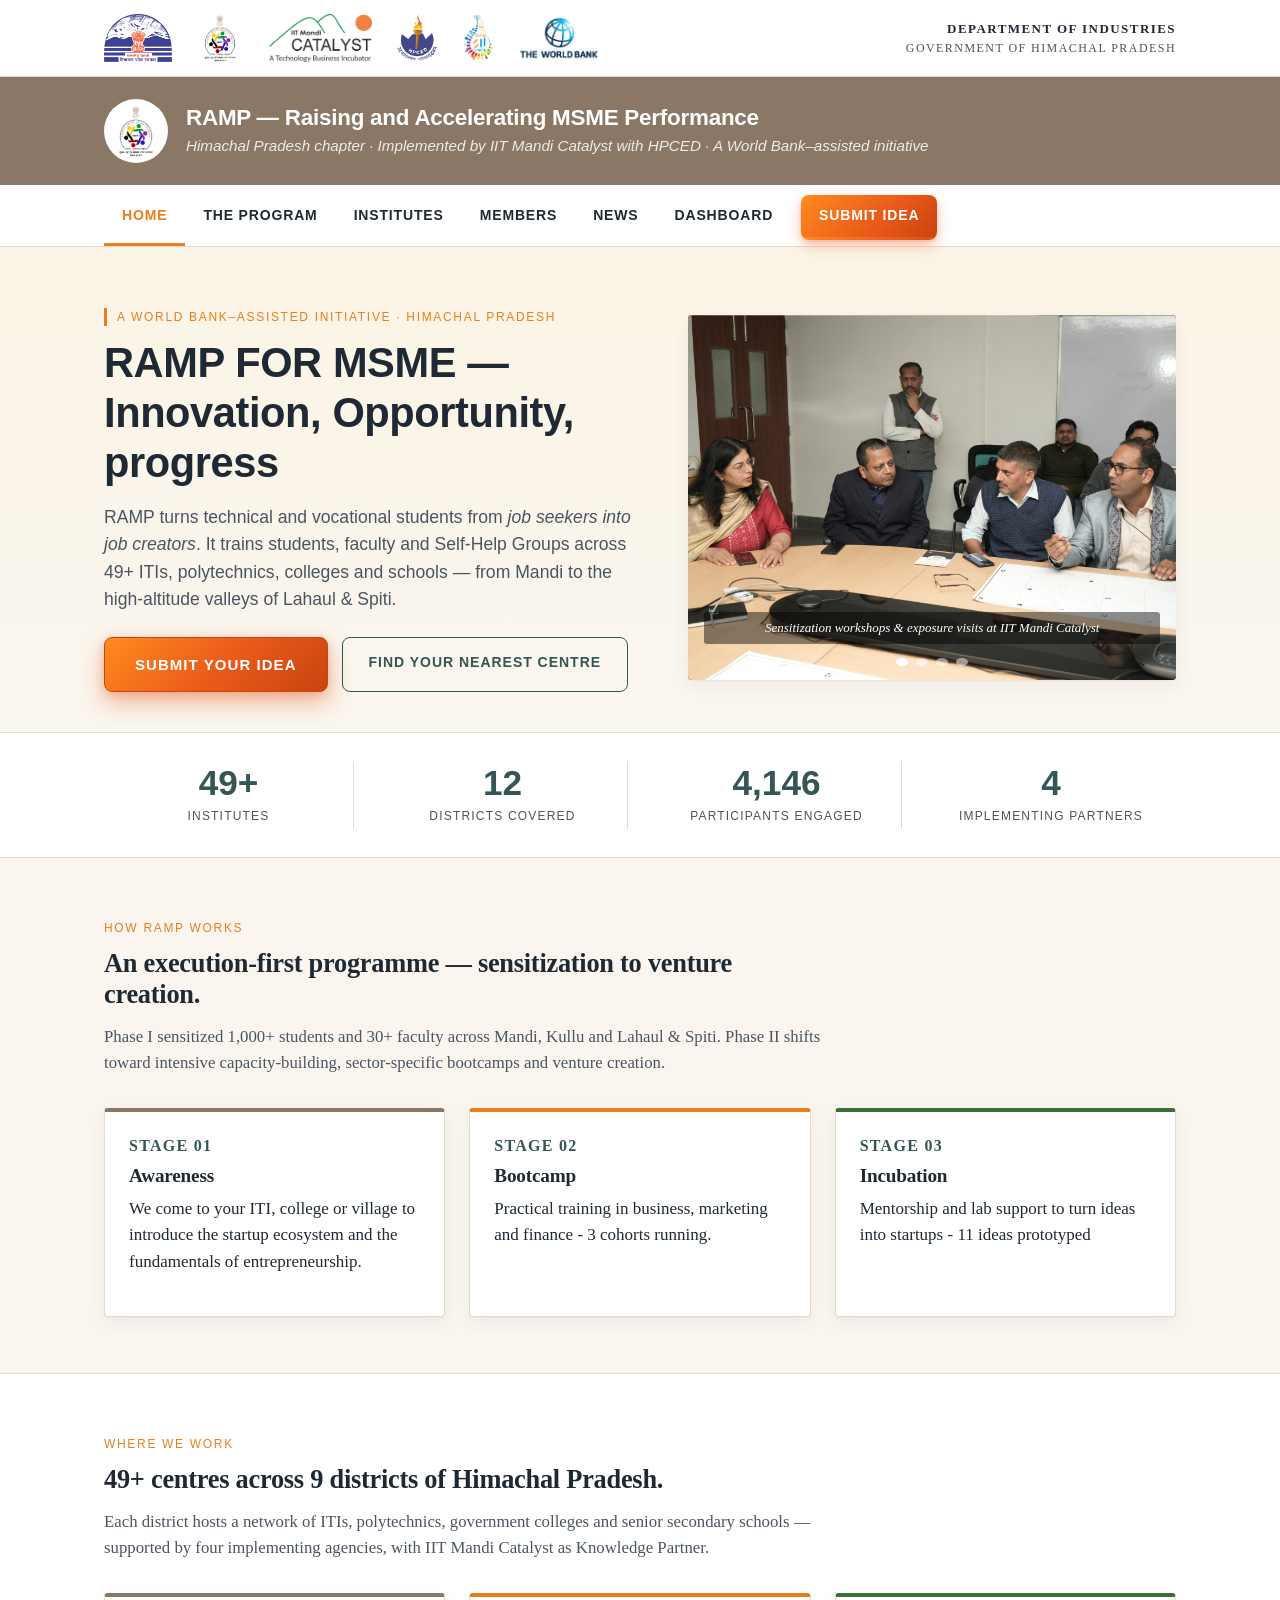
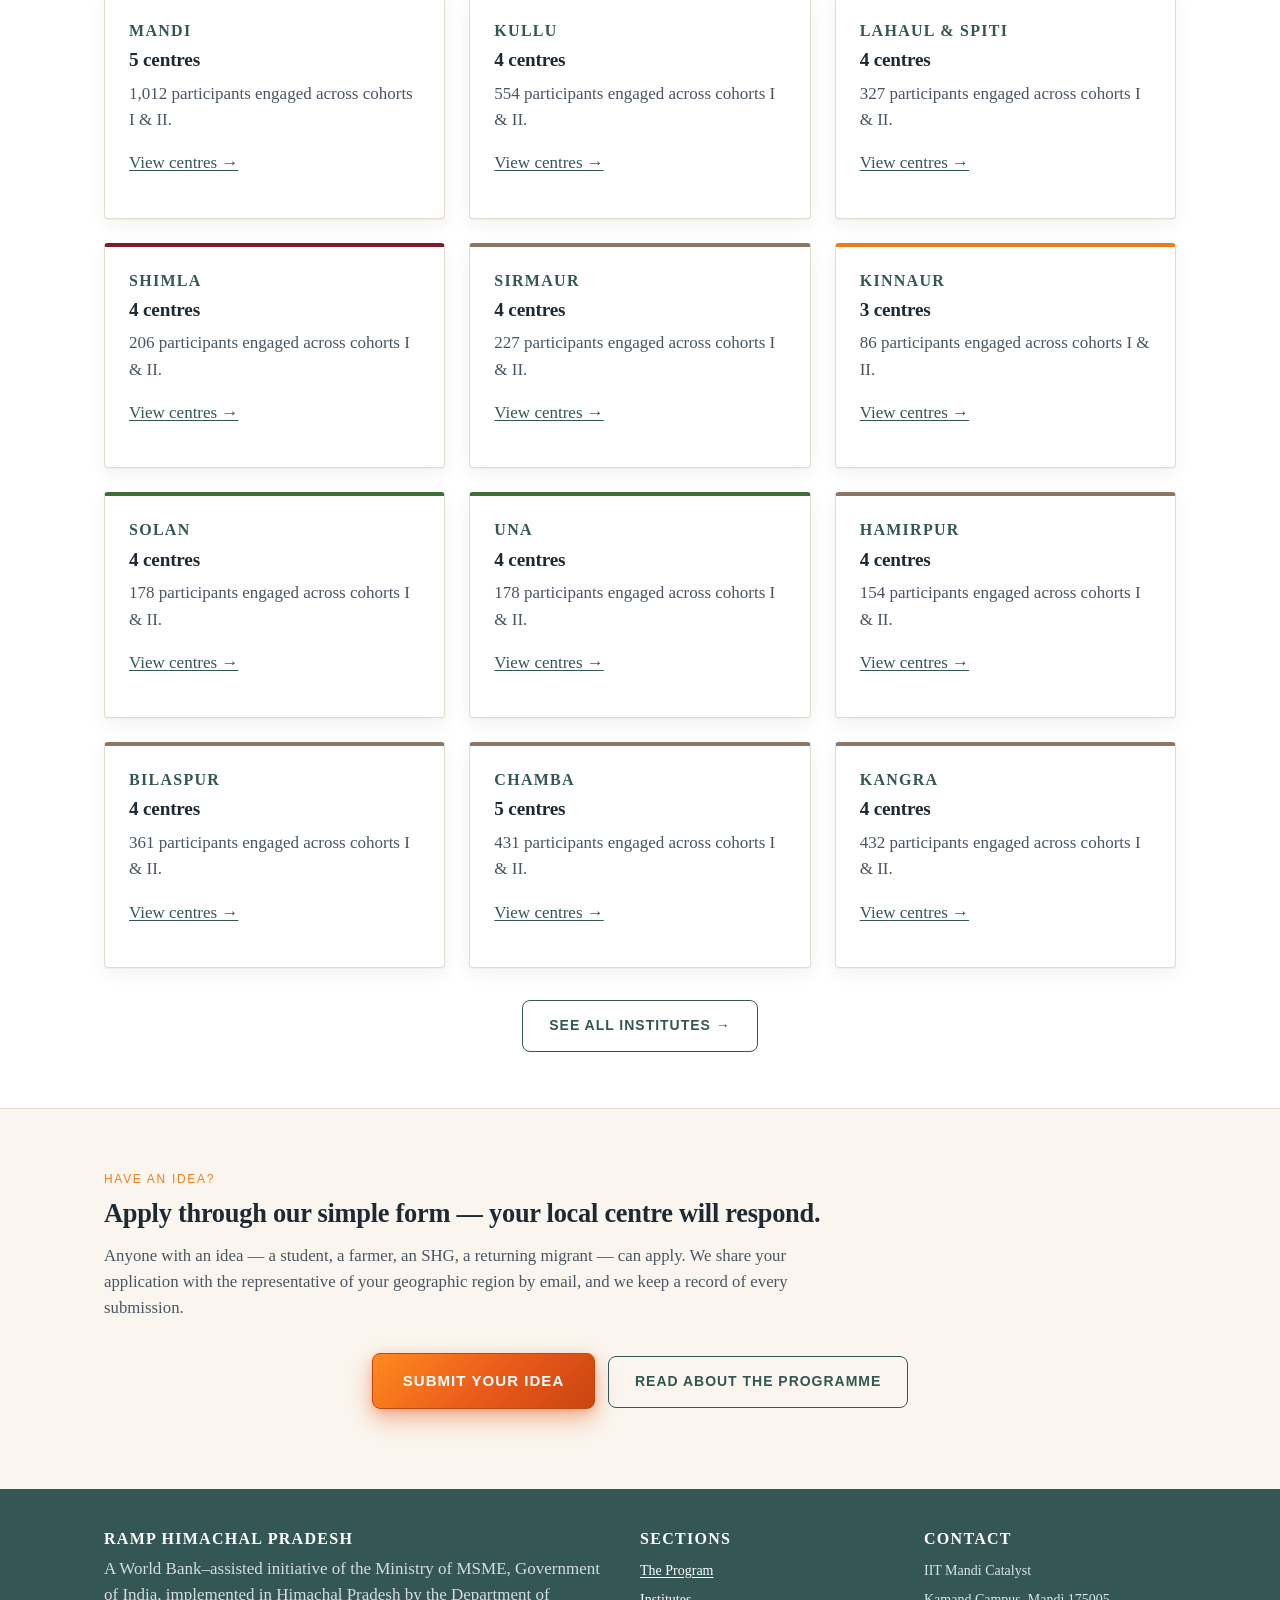
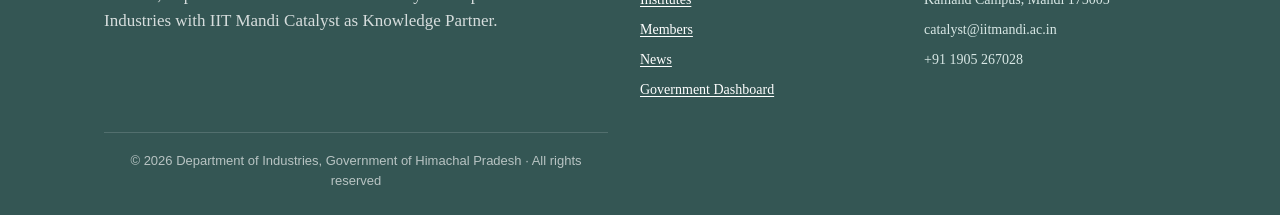
<file: index.html>
<!doctype html>
<html lang="en">
<head>
<meta charset="utf-8">
<title>RAMP Himachal Pradesh — IIT Mandi Catalyst</title>
<meta name="viewport" content="width=device-width, initial-scale=1">
<meta name="description" content="The Raising and Accelerating MSME Performance (RAMP) initiative in Himachal Pradesh—implemented by IIT Mandi Catalyst with HPCED.">
<link rel="stylesheet" href="css/styles.css">
</head>
<body>
<div id="site-header"></div>

<section class="hero">
  <div class="container">
    <div>
      <span class="eyebrow">A World Bank–assisted initiative · Himachal Pradesh</span>
      <h1>RAMP FOR MSME — Innovation, Opportunity, progress </h1>
      <p class="lead">
        RAMP turns technical and vocational students from <em>job seekers into job creators</em>.
        It trains students, faculty and Self-Help Groups across 49+ ITIs, polytechnics, colleges
        and schools — from Mandi to the high-altitude valleys of Lahaul & Spiti.
      </p>
      <div class="actions">
        <a class="btn cta-primary" href="submit.html" data-submit-idea>Submit your idea</a>
        <a class="btn ghost" href="institutes.html">Find your nearest centre</a>
      </div>
    </div>
    <div class="carousel" id="hero-carousel">
      <div class="slides">
        <div class="slide active" style="background-image:url('images/event-photo-1.jpg')"></div>
        <div class="slide" style="background-image:url('images/event-photo-2.jpg')"></div>
        <div class="slide" style="background-image:url('images/event-photo-3.jpg')"></div>
        <div class="slide" style="background-image:url('images/event-photo-4.jpg')"></div>
      </div>
      <div class="caption">Sensitization workshops &amp; exposure visits at IIT Mandi Catalyst</div>
      <div class="dots"></div>
    </div>
  </div>
</section>

<section class="stats">
  <div class="container">
    <div class="stat"><div class="num" id="s-inst">—</div><div class="lbl">Institutes</div></div>
    <div class="stat"><div class="num" id="s-dist">—</div><div class="lbl">Districts covered</div></div>
    <div class="stat"><div class="num" id="s-part">—</div><div class="lbl">Participants engaged</div></div>
    <div class="stat"><div class="num">4</div><div class="lbl">Implementing partners</div></div>
  </div>
</section>

<section>
  <div class="container">
    <div class="section-head">
      <span class="kicker">How RAMP works</span>
      <h2>An execution-first programme — sensitization to venture creation.</h2>
      <p>Phase I sensitized 1,000+ students and 30+ faculty across Mandi, Kullu and Lahaul &amp; Spiti.
        Phase II shifts toward intensive capacity-building, sector-specific bootcamps and venture creation.</p>
    </div>
    <div class="grid-3">
      <div class="card pillar">
        <h4>Stage 01</h4>
        <h3>Awareness</h3>
        <p>We come to your ITI, college or village to introduce the startup ecosystem
          and the fundamentals of entrepreneurship.</p>
      </div>
      <div class="card pillar clay">
        <h4>Stage 02</h4>
        <h3>Bootcamp</h3>
        <p>Practical training in business, marketing and finance - 3 cohorts running.</p>
      </div>
      <div class="card pillar leaf">
        <h4>Stage 03</h4>
        <h3>Incubation</h3>
        <p>Mentorship and lab support to turn ideas into startups - 11 ideas prototyped</p>
      </div>
    </div>
  </div>
</section>

<section class="alt">
  <div class="container">
    <div class="section-head">
      <span class="kicker">Where we work</span>
      <h2>49+ centres across 9 districts of Himachal Pradesh.</h2>
      <p>Each district hosts a network of ITIs, polytechnics, government colleges and senior secondary
        schools — supported by four implementing agencies, with IIT Mandi Catalyst as Knowledge Partner.</p>
    </div>
    <div class="grid-3" id="dist-cards"></div>
    <div style="text-align:center; margin-top:32px;">
      <a class="btn ghost" href="institutes.html">See all institutes →</a>
    </div>
  </div>
</section>

<section>
  <div class="container">
    <div class="section-head">
      <span class="kicker">Have an idea?</span>
      <h2>Apply through our simple form — your local centre will respond.</h2>
      <p>Anyone with an idea — a student, a farmer, an SHG, a returning migrant — can apply.
        We share your application with the representative of your geographic region by email,
        and we keep a record of every submission.</p>
    </div>
    <div style="text-align:center;">
      <a class="btn cta-primary" href="submit.html" data-submit-idea>Submit your idea</a>
      &nbsp;
      <a class="btn ghost" href="program.html">Read about the programme</a>
    </div>
  </div>
</section>

<div id="site-footer"></div>

<script src="js/data.js"></script>
<script src="js/main.js"></script>
<script>
  mountChrome('home');
  initCarousel(document.getElementById('hero-carousel'));

  // Stats
  const data = window.RAMP_DATA;
  document.getElementById('s-inst').textContent = data.INSTITUTES.length + '+';
  document.getElementById('s-dist').textContent = data.DISTRICTS.length;
  const total = data.INSTITUTES.reduce((s, i) => s + (i.participants || 0), 0);
  document.getElementById('s-part').textContent = Math.round(total).toLocaleString('en-IN');

  // District cards
  const wrap = document.getElementById('dist-cards');
  const colors = ['', 'clay', 'leaf', 'maroon', 'orange', 'clay', 'leaf', 'leaf'];
  data.DISTRICTS.forEach((d, i) => {
    const list = data.INSTITUTES.filter(x => x.district === d);
    const totalP = list.reduce((s, x) => s + (x.participants || 0), 0);
    const card = document.createElement('div');
    card.className = 'card pillar ' + (colors[i] || '');
    card.innerHTML = `
      <h4>${d}</h4>
      <h3>${list.length} centres</h3>
      <p style="color:var(--ink-soft);">${Math.round(totalP).toLocaleString('en-IN')} participants engaged across cohorts I &amp; II.</p>
      <p><a href="institutes.html#${data.slug(d)}">View centres →</a></p>
    `;
    wrap.appendChild(card);
  });
</script>
</body>
</html>
</file>
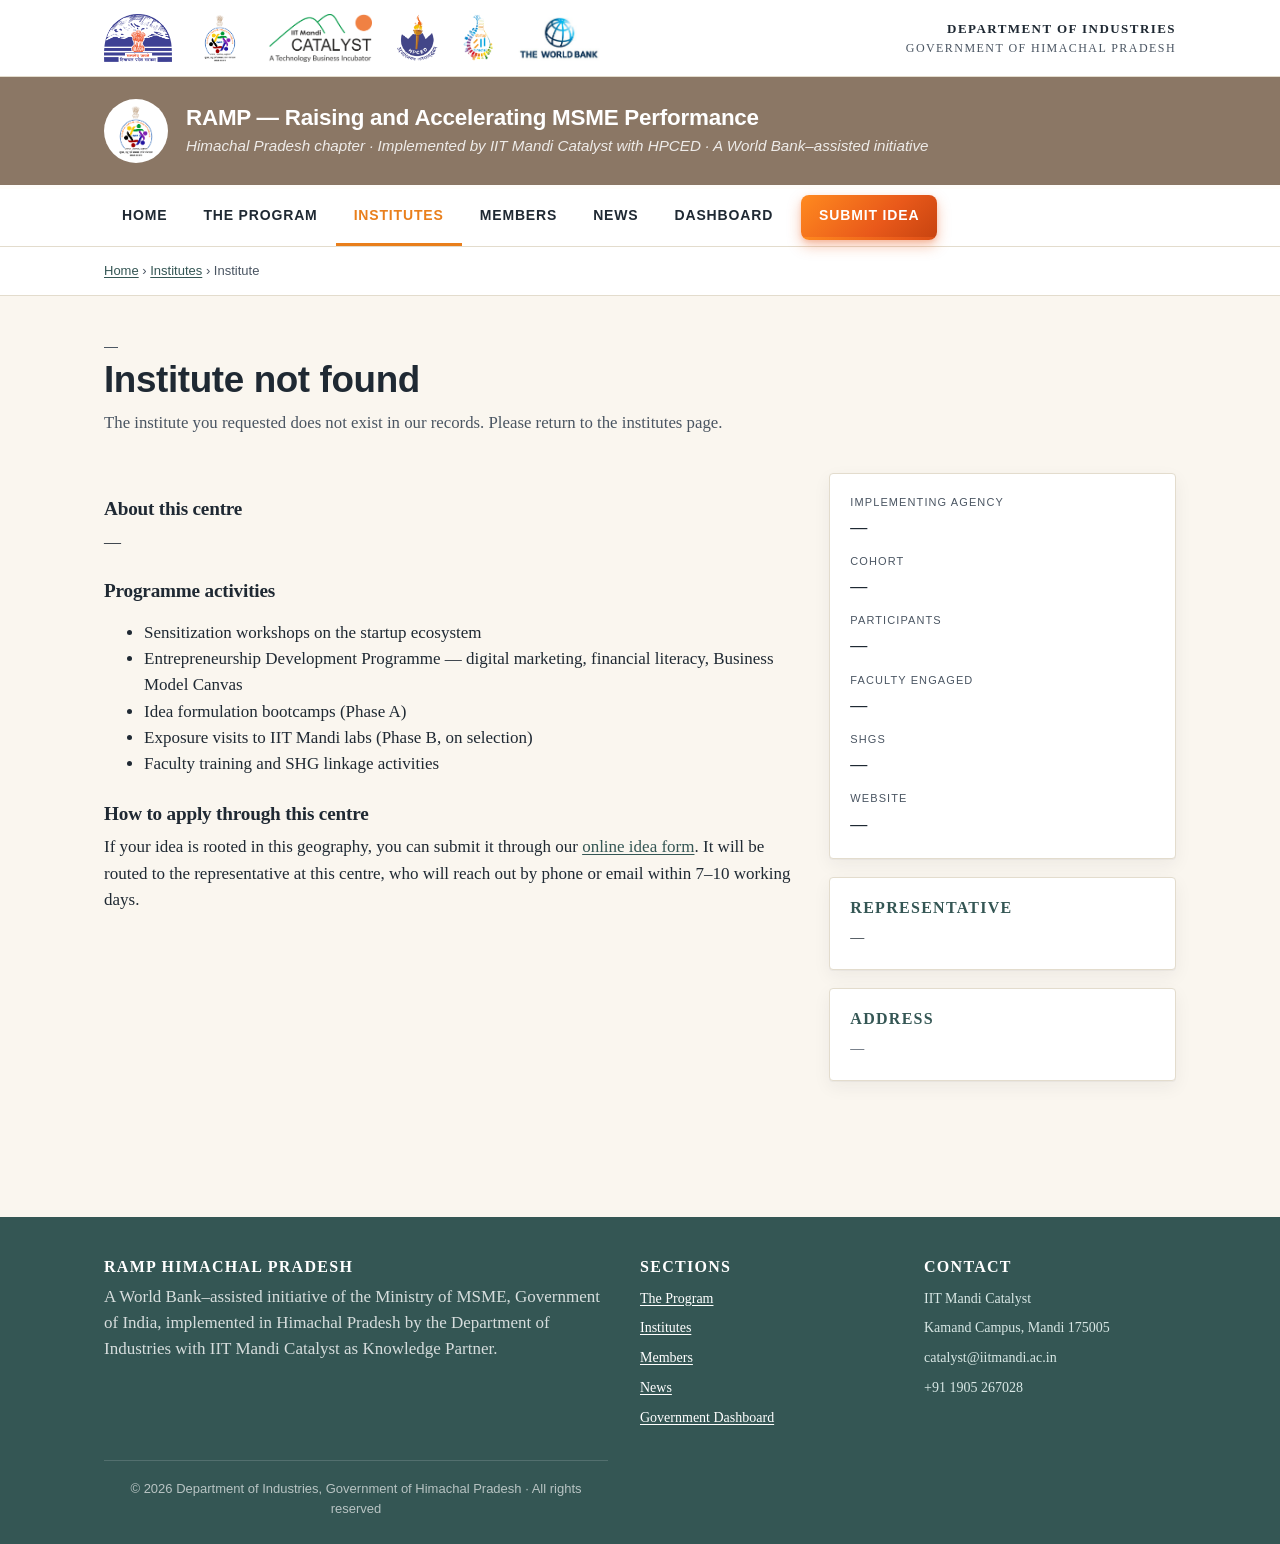
<file: institute.html>
<!doctype html>
<html lang="en">
<head>
<meta charset="utf-8">
<title>Institute — RAMP Himachal Pradesh</title>
<meta name="viewport" content="width=device-width, initial-scale=1">
<link rel="stylesheet" href="css/styles.css">
</head>
<body>
<div id="site-header"></div>

<div class="crumbs">
  <div class="container">
    <a href="index.html">Home</a> ›
    <a href="institutes.html">Institutes</a> ›
    <span id="crumb-name">Institute</span>
  </div>
</div>

<section class="inst-header">
  <div class="container">
    <div class="where" id="inst-where">—</div>
    <h1 id="inst-name">Loading…</h1>
    <p id="inst-about" style="color:var(--ink-soft); font-size:1.05rem; max-width:760px;"></p>
  </div>
</section>

<section style="padding-top:0;">
  <div class="container">
    <div class="inst-body">
      <div class="col-main">
        <h3>About this centre</h3>
        <p id="inst-about-full">—</p>

        <h3>Programme activities</h3>
        <ul>
          <li>Sensitization workshops on the startup ecosystem</li>
          <li>Entrepreneurship Development Programme — digital marketing, financial literacy, Business Model Canvas</li>
          <li>Idea formulation bootcamps (Phase A)</li>
          <li>Exposure visits to IIT Mandi labs (Phase B, on selection)</li>
          <li>Faculty training and SHG linkage activities</li>
        </ul>

        <h3>How to apply through this centre</h3>
        <p>If your idea is rooted in this geography, you can submit it through our
          <a href="submit.html">online idea form</a>. It will be routed to the representative at this centre,
          who will reach out by phone or email within 7–10 working days.</p>
      </div>
      <aside class="col-side">
        <div class="fact-box">
          <dl>
            <dt>Implementing agency</dt>
            <dd id="f-agency">—</dd>
            <dt>Cohort</dt>
            <dd id="f-cohort">—</dd>
            <dt>Participants</dt>
            <dd id="f-part">—</dd>
            <dt>Faculty engaged</dt>
            <dd id="f-fac">—</dd>
            <dt>SHGs</dt>
            <dd id="f-shg">—</dd>
            <dt>Website</dt>
            <dd id="f-web">—</dd>
          </dl>
        </div>
        <div class="fact-box" style="margin-top:18px;">
          <h4 style="margin:0 0 10px;">Representative</h4>
          <div id="f-contact" class="contact-line">—</div>
        </div>
        <div class="fact-box" style="margin-top:18px;">
          <h4 style="margin:0 0 10px;">Address</h4>
          <div id="f-addr" style="font-size:14px; color:var(--ink-soft);">—</div>
        </div>
      </aside>
    </div>
  </div>
</section>

<div id="site-footer"></div>
<script src="js/data.js"></script>
<script src="js/main.js"></script>
<script>
  mountChrome('institutes');
  const { INSTITUTES } = window.RAMP_DATA;
  const id = getParam('id');
  const it = INSTITUTES.find(x => x.id === id);
  const $ = (i) => document.getElementById(i);

  if (!it) {
    $('inst-name').textContent = 'Institute not found';
    $('inst-about').textContent = 'The institute you requested does not exist in our records. Please return to the institutes page.';
  } else {
    document.title = it.name + ' — RAMP Himachal Pradesh';
    $('crumb-name').textContent = it.name;
    $('inst-where').textContent = it.district.toUpperCase() + ' DISTRICT · COHORT ' + it.cohort;
    $('inst-name').textContent = it.name;
    $('inst-about').textContent = it.about || '';
    $('inst-about-full').textContent = it.about || 'This centre participates in the RAMP programme.';

    $('f-agency').textContent = it.agency || '—';
    $('f-cohort').textContent = 'Phase ' + (it.cohort === 1 ? 'I' : 'II');
    $('f-part').textContent = it.participants ? Math.round(it.participants).toLocaleString('en-IN') : '—';
    $('f-fac').textContent = it.faculty ? it.faculty : '—';
    $('f-shg').textContent = it.shg ? it.shg : (it.shgNote || '—');
    $('f-web').innerHTML = it.website ? `<a href="${it.website}" target="_blank" rel="noopener">${it.website.replace(/^https?:\/\//,'').replace(/\/$/,'')}</a>` : '—';

    if (it.contact) {
      $('f-contact').innerHTML = `
        <div style="font-weight:600;">${it.contact.name || '—'}</div>
        <div style="margin-top:4px; font-size:14px;">
          ${it.contact.phone ? `📞 <a href="tel:${it.contact.phone.replace(/\s+/g,'')}">${it.contact.phone}</a><br>` : ''}
          ${it.contact.email ? `✉ <a href="mailto:${it.contact.email}">${it.contact.email}</a>` : ''}
        </div>
      `;
    }
    $('f-addr').textContent = it.address || '—';
  }
</script>
</body>
</html>
</file>
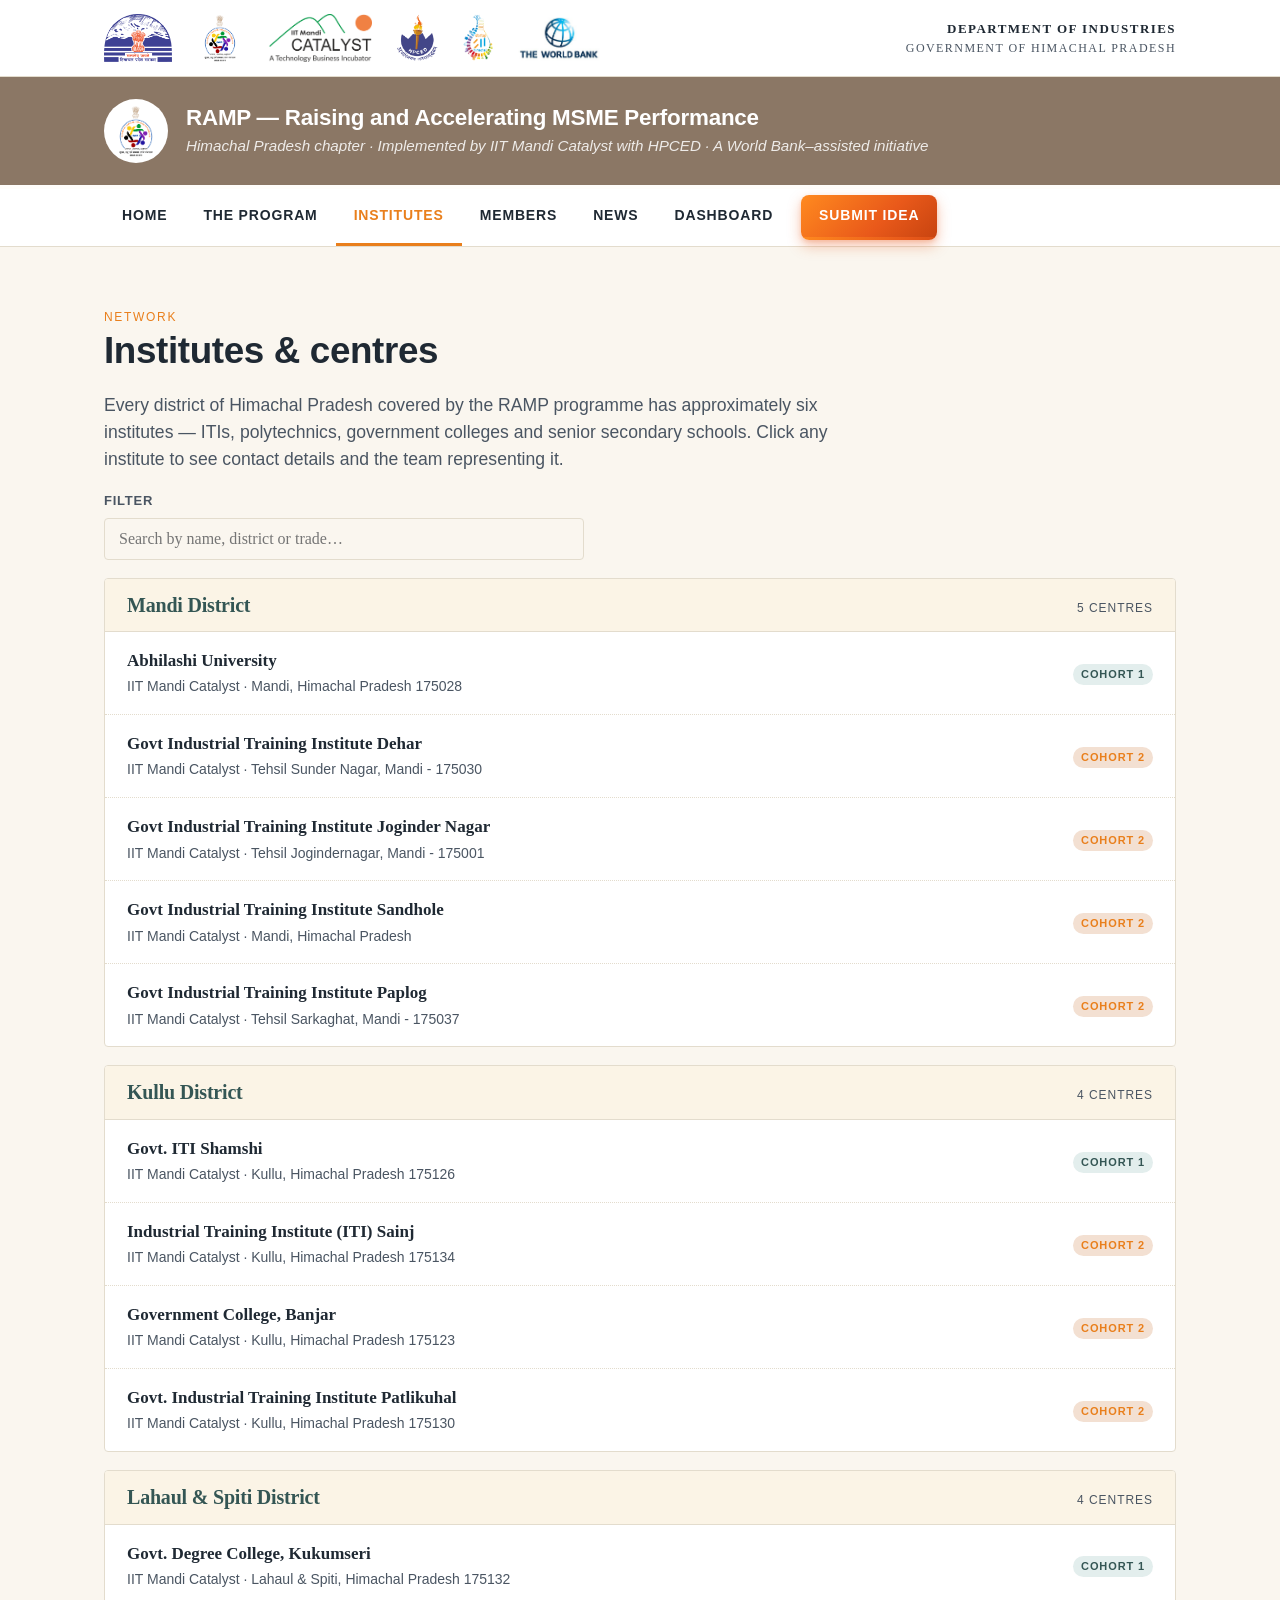
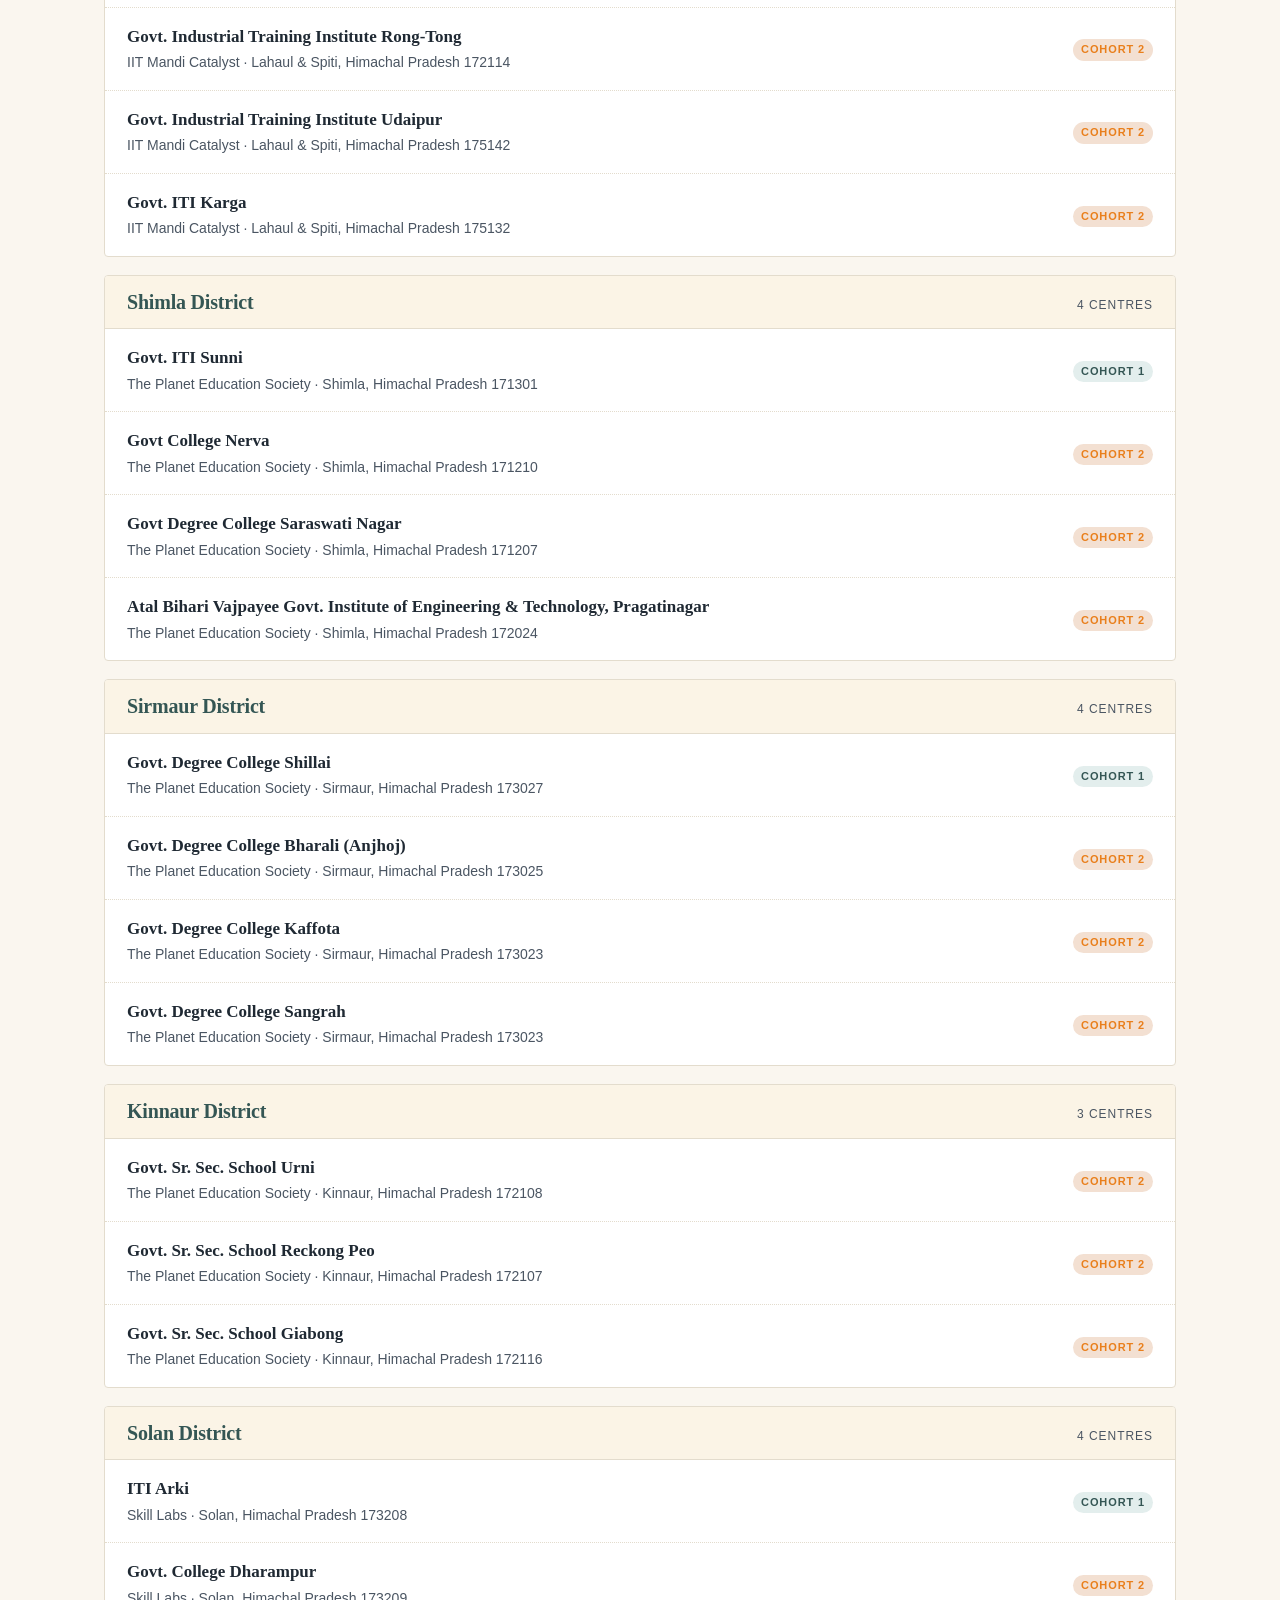
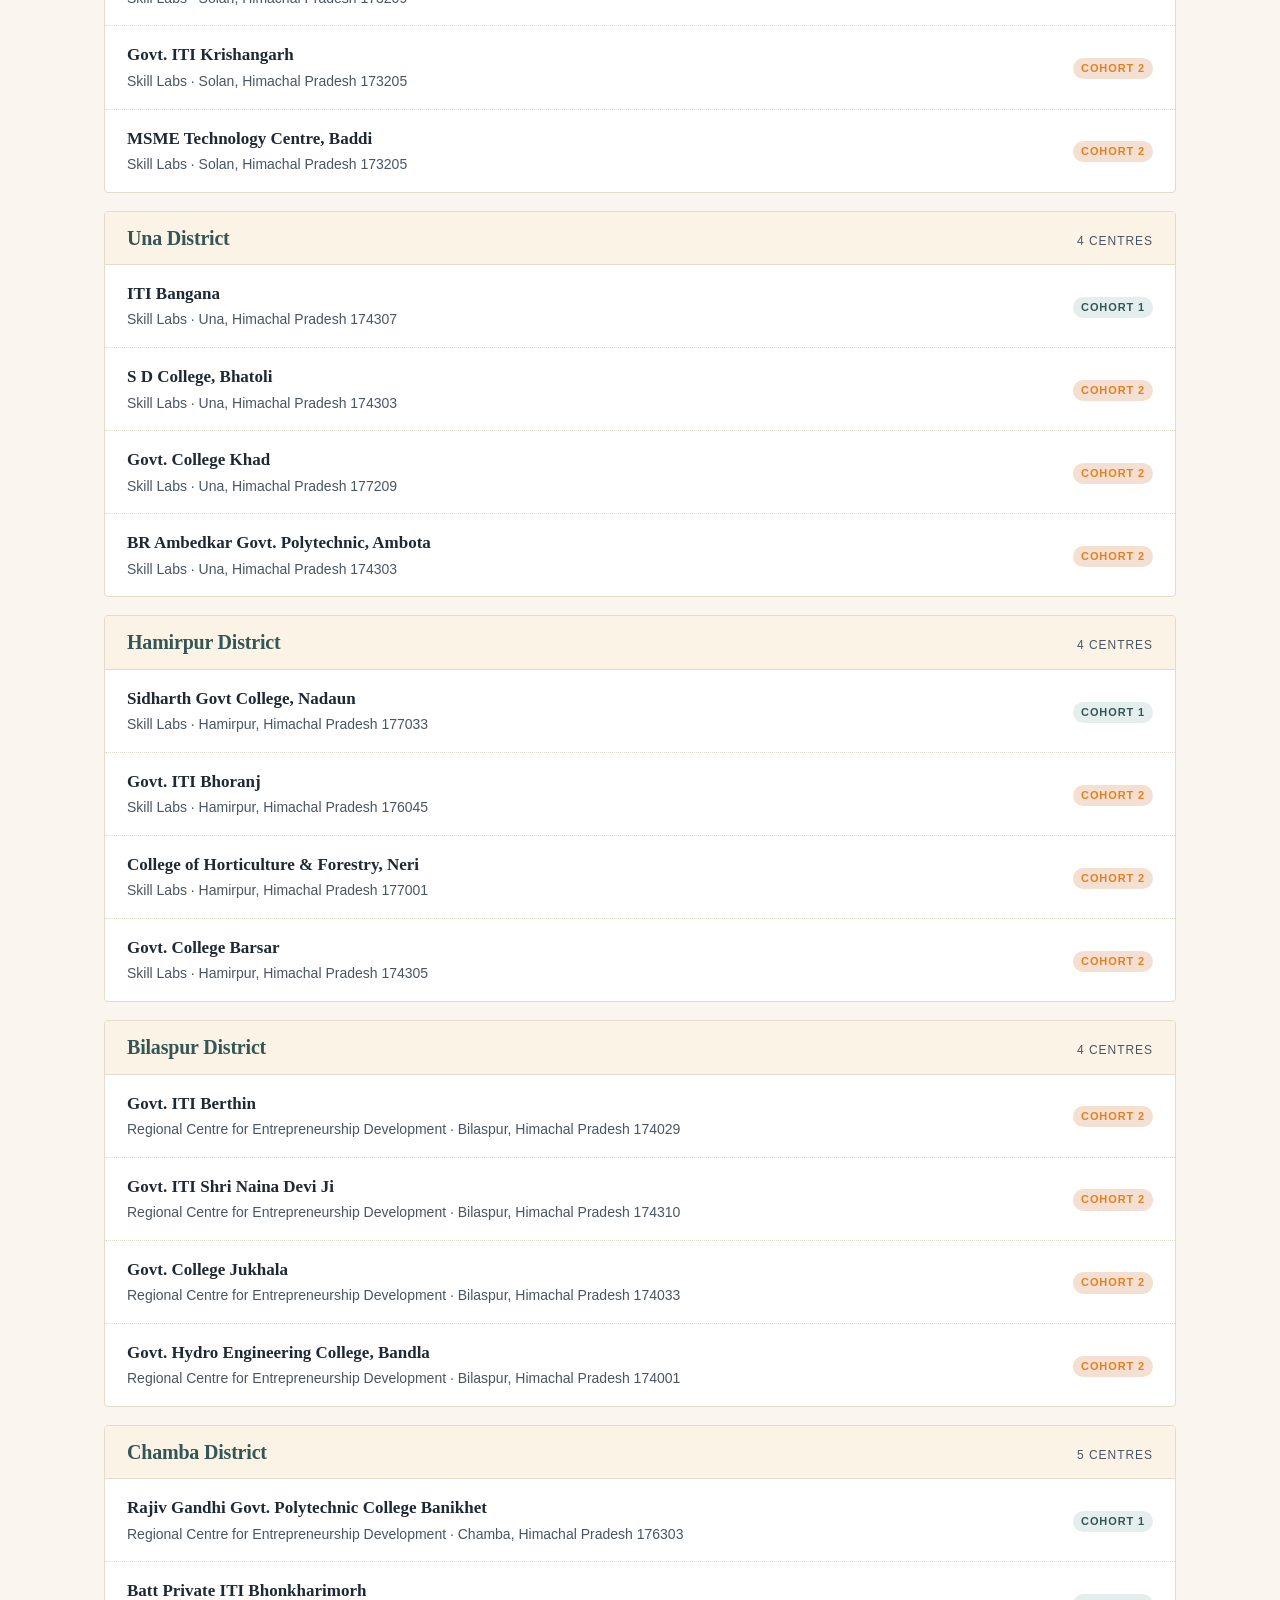
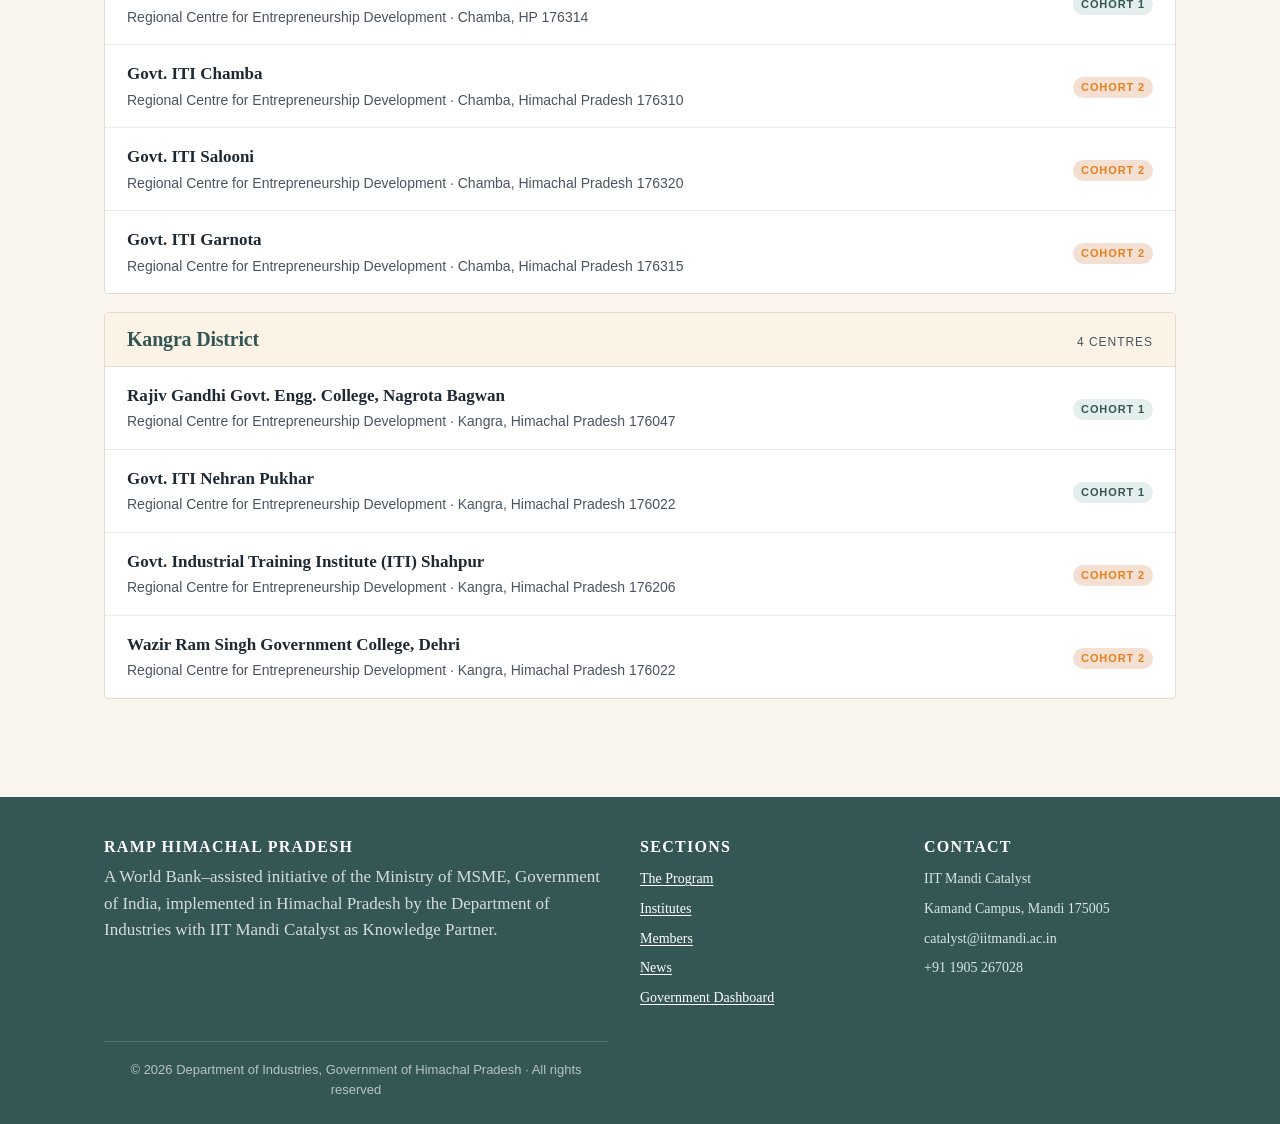
<file: institutes.html>
<!doctype html>
<html lang="en">
<head>
<meta charset="utf-8">
<title>Institutes — RAMP Himachal Pradesh</title>
<meta name="viewport" content="width=device-width, initial-scale=1">
<link rel="stylesheet" href="css/styles.css">
</head>
<body>
<div id="site-header"></div>

<section>
  <div class="container">
    <span class="kicker" style="color:var(--clay); text-transform:uppercase; letter-spacing:0.14em; font-size:12px; font-family:'Helvetica Neue', Arial, sans-serif;">Network</span>
    <h1>Institutes &amp; centres</h1>
    <p class="lead" style="font-size:1.1rem; color:var(--ink-soft); max-width:760px;">
      Every district of Himachal Pradesh covered by the RAMP programme has approximately six
      institutes — ITIs, polytechnics, government colleges and senior secondary schools. Click
      any institute to see contact details and the team representing it.
    </p>

    <div class="form-row" style="max-width:480px; margin-top:18px;">
      <label for="filter">Filter</label>
      <input id="filter" type="search" placeholder="Search by name, district or trade…">
    </div>

    <div id="districts"></div>
  </div>
</section>

<div id="site-footer"></div>
<script src="js/data.js"></script>
<script src="js/main.js"></script>
<script>
  mountChrome('institutes');
  const { INSTITUTES, DISTRICTS, slug } = window.RAMP_DATA;
  const root = document.getElementById('districts');

  function render(filter='') {
    const q = filter.trim().toLowerCase();
    root.innerHTML = '';
    DISTRICTS.forEach(d => {
      const list = INSTITUTES.filter(i => i.district === d &&
        (!q || (i.name + ' ' + i.district + ' ' + (i.agency||'') + ' ' + (i.about||'')).toLowerCase().includes(q))
      );
      if (!list.length) return;
      const block = document.createElement('div');
      block.className = 'district-block';
      block.id = slug(d);
      block.innerHTML = `
        <div class="district-head">
          <h2>${d} District</h2>
          <div class="count">${list.length} centre${list.length>1?'s':''}</div>
        </div>
        <ul class="institute-list">
          ${list.map(it => `
            <li>
              <div>
                <div class="name"><a href="institute.html?id=${it.id}">${it.name}</a></div>
                <div class="sub">${it.agency || ''} · ${it.address ? it.address.split(',').slice(-2).join(',').trim() : ''}</div>
              </div>
              <div>
                <span class="tag cohort-${it.cohort}">Cohort ${it.cohort}</span>
              </div>
            </li>
          `).join('')}
        </ul>
      `;
      root.appendChild(block);
    });
    if (!root.children.length) {
      root.innerHTML = `<p style="text-align:center; color:var(--ink-soft); padding:40px 0;">No institutes match "${filter}".</p>`;
    }
  }
  render();
  document.getElementById('filter').addEventListener('input', e => render(e.target.value));

  // Auto-scroll to a district hash
  if (location.hash) {
    const el = document.getElementById(location.hash.slice(1));
    if (el) setTimeout(() => el.scrollIntoView({behavior:'smooth', block:'start'}), 100);
  }
</script>
</body>
</html>
</file>
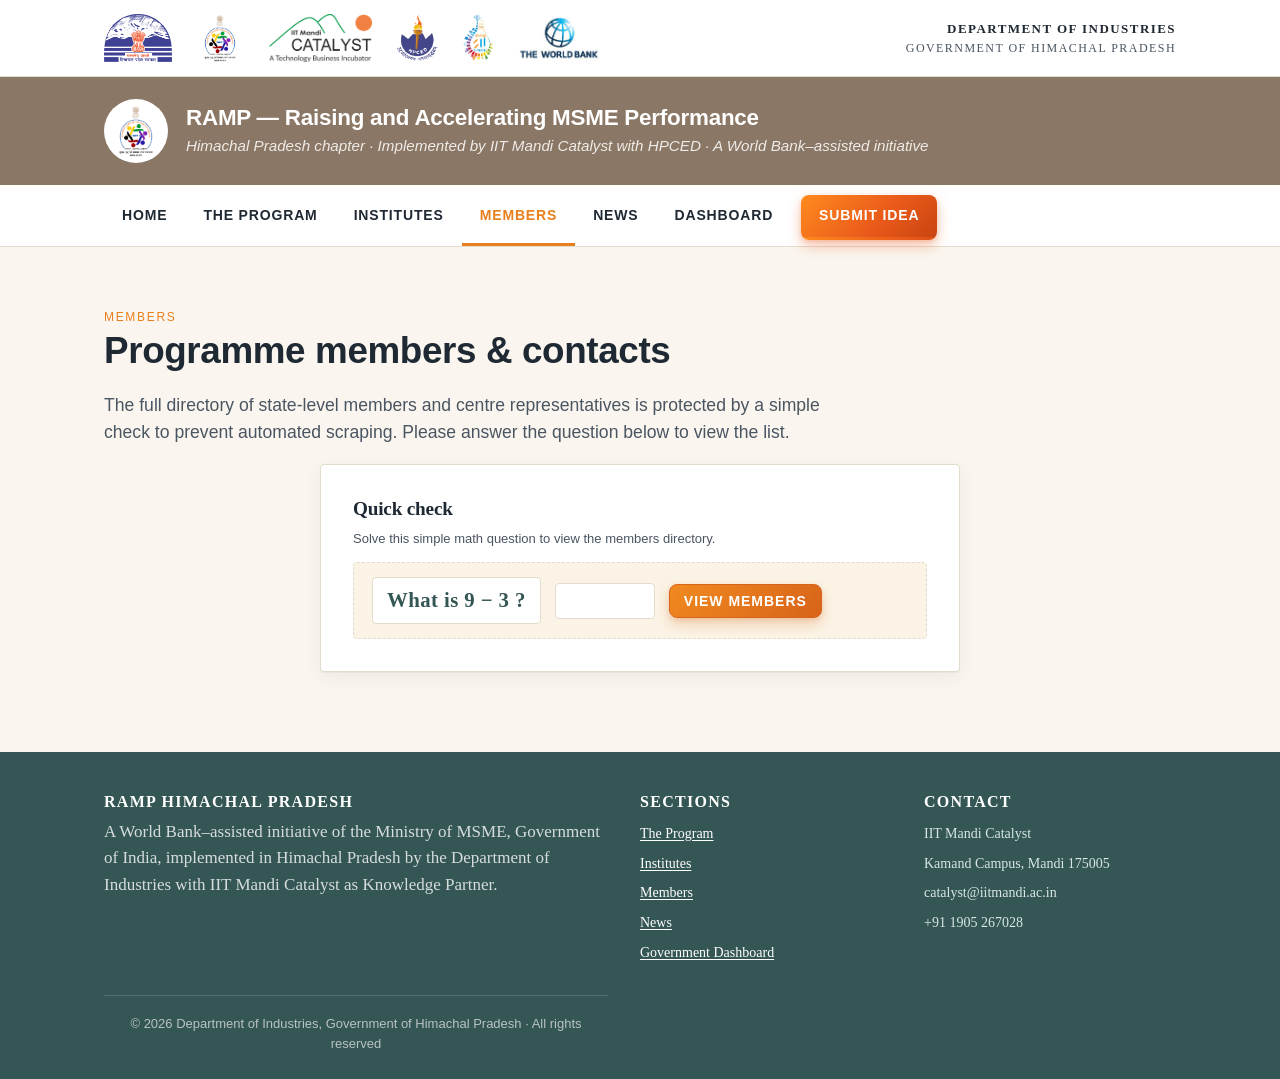
<file: members.html>
<!doctype html>
<html lang="en">
<head>
<meta charset="utf-8">
<title>Members — RAMP Himachal Pradesh</title>
<meta name="viewport" content="width=device-width, initial-scale=1">
<link rel="stylesheet" href="css/styles.css">
</head>
<body>
<div id="site-header"></div>

<section>
  <div class="container">
    <span class="kicker" style="color:var(--clay); text-transform:uppercase; letter-spacing:0.14em; font-size:12px; font-family:'Helvetica Neue', Arial, sans-serif;">Members</span>
    <h1>Programme members &amp; contacts</h1>
    <p class="lead" style="font-size:1.1rem; color:var(--ink-soft); max-width:760px;">
      The full directory of state-level members and centre representatives is protected by a
      simple check to prevent automated scraping. Please answer the question below to view the list.
    </p>

    <div id="gate" class="form-card">
      <h3 style="margin-top:0;">Quick check</h3>
      <p class="help" style="margin-top:0;">Solve this simple math question to view the members directory.</p>
      <div class="captcha-box">
        <span class="captcha-q" id="cap-q">—</span>
        <input id="cap-a" type="text" inputmode="numeric" autocomplete="off" aria-label="Captcha answer">
        <button class="btn" id="cap-go">View members</button>
      </div>
      <div id="cap-msg"></div>
    </div>

    <div id="directory" style="display:none; margin-top:32px;">
      <h2>State-level leadership</h2>
      <div class="grid-2" id="m-leadership"></div>

      <h2 style="margin-top:40px;">Centre representatives</h2>
      <p class="help">Listed by district. Click an institute name for full details.</p>
      <table class="data" id="m-centres">
        <thead>
          <tr>
            <th>District</th>
            <th>Institute</th>
            <th>Representative</th>
            <th>Phone</th>
            <th>Email</th>
          </tr>
        </thead>
        <tbody></tbody>
      </table>
    </div>
  </div>
</section>

<div id="site-footer"></div>
<script src="js/data.js"></script>
<script src="js/main.js"></script>
<script src="js/captcha.js"></script>
<script>
  mountChrome('members');
  const qEl = document.getElementById('cap-q');
  const aEl = document.getElementById('cap-a');
  const msg = document.getElementById('cap-msg');
  makeCaptcha(qEl, aEl);

  document.getElementById('cap-go').addEventListener('click', () => {
    if (verifyCaptcha(qEl, aEl)) {
      document.getElementById('gate').style.display = 'none';
      document.getElementById('directory').style.display = '';
      renderDirectory();
    } else {
      msg.innerHTML = '<div class="notice err">That answer is not correct. Please try again.</div>';
      makeCaptcha(qEl, aEl);
    }
  });
  aEl.addEventListener('keydown', e => { if (e.key === 'Enter') document.getElementById('cap-go').click(); });

  function renderDirectory() {
    const { INSTITUTES, MEMBERS } = window.RAMP_DATA;
    const lead = document.getElementById('m-leadership');
    lead.innerHTML = MEMBERS.map(m => `
      <div class="card">
        <h3 style="margin-bottom:4px;">${m.name}</h3>
        <div class="meta">${m.role}</div>
        <p style="margin:8px 0 4px;">${m.org}</p>
        <p style="margin:0; font-size:14px;">
          📞 <a href="tel:${m.phone.replace(/\s+/g,'')}">${m.phone}</a><br>
          ✉ <a href="mailto:${m.email}">${m.email}</a>
        </p>
      </div>
    `).join('');

    const tbody = document.querySelector('#m-centres tbody');
    tbody.innerHTML = INSTITUTES.map(it => `
      <tr>
        <td>${it.district}</td>
        <td><a href="institute.html?id=${it.id}">${it.name}</a></td>
        <td>${it.contact?.name || '—'}</td>
        <td>${it.contact?.phone ? `<a href="tel:${it.contact.phone.replace(/\s+/g,'')}">${it.contact.phone}</a>` : '—'}</td>
        <td>${it.contact?.email ? `<a href="mailto:${it.contact.email}">${it.contact.email}</a>` : '—'}</td>
      </tr>
    `).join('');
  }
</script>
</body>
</html>
</file>
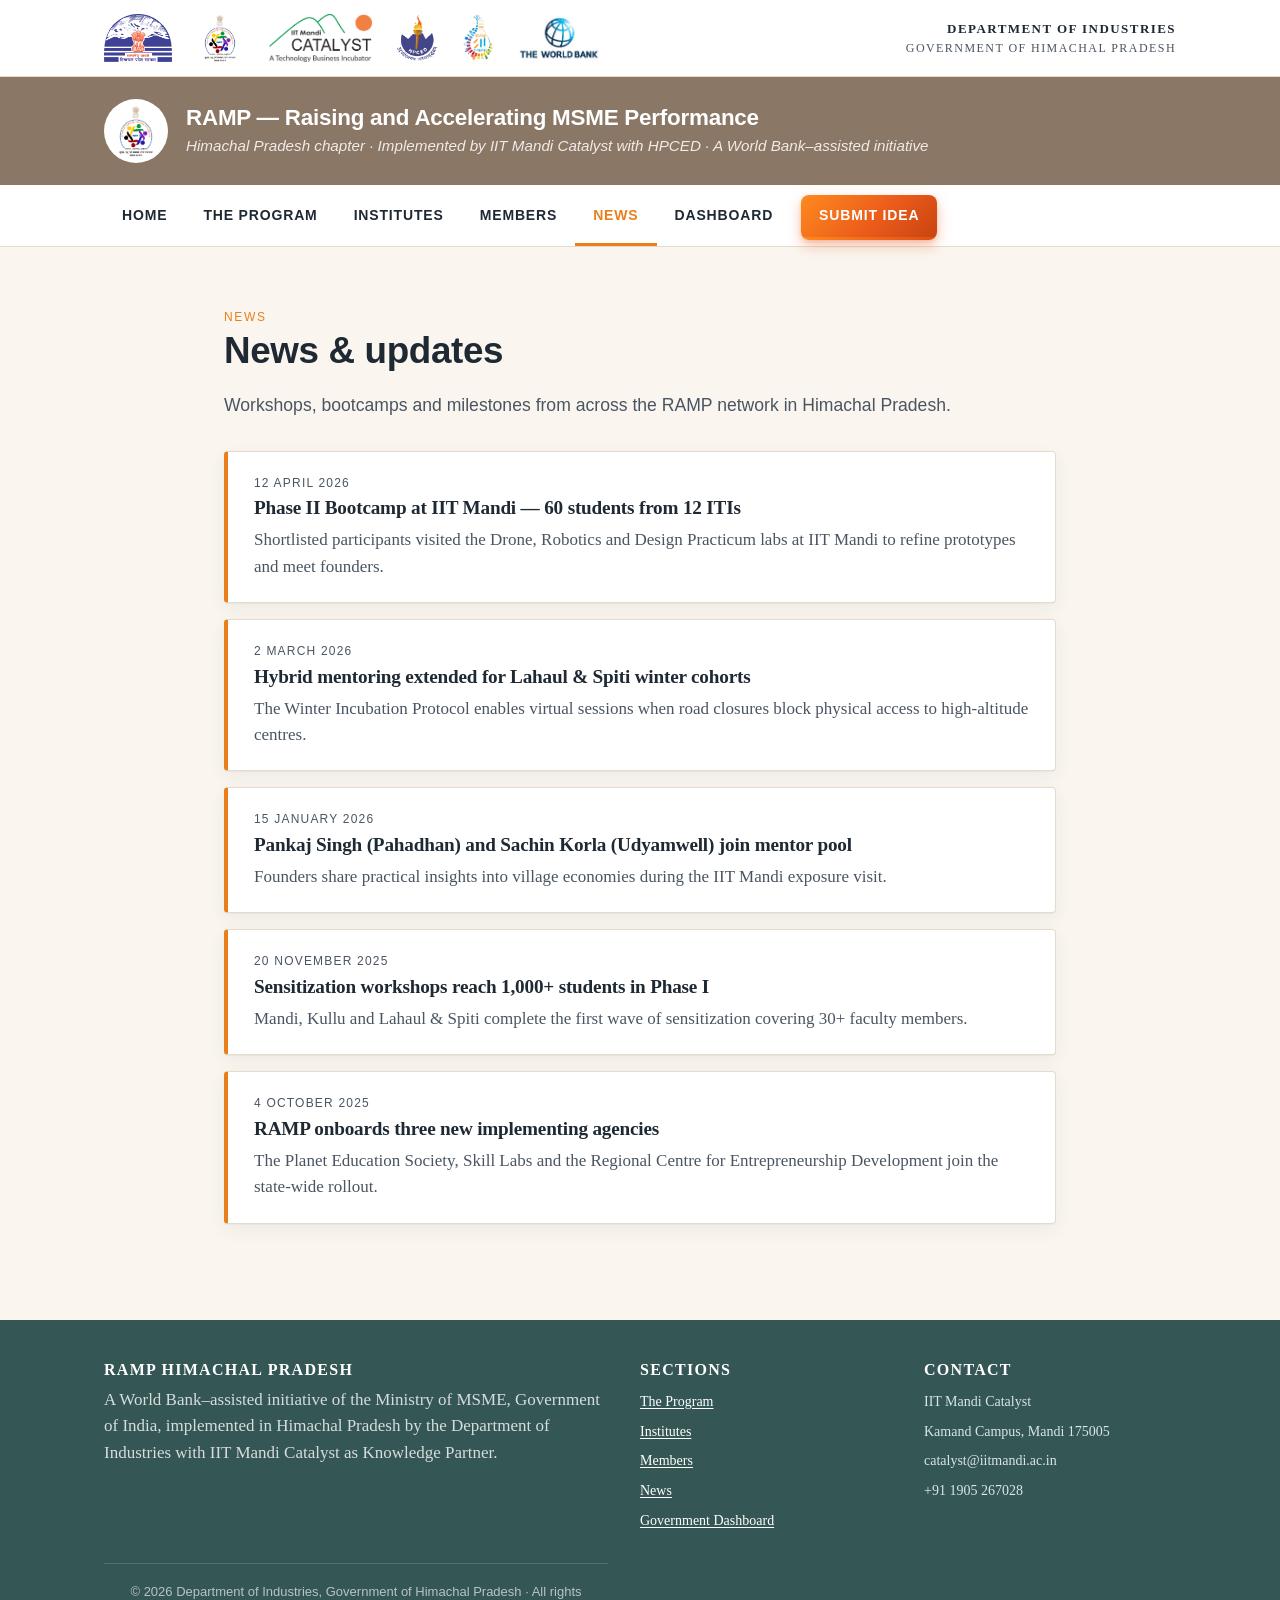
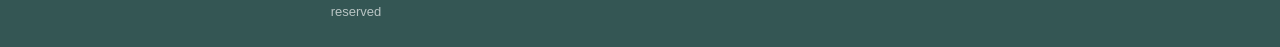
<file: news.html>
<!doctype html>
<html lang="en">
<head>
<meta charset="utf-8">
<title>News &amp; Updates — RAMP Himachal Pradesh</title>
<meta name="viewport" content="width=device-width, initial-scale=1">
<link rel="stylesheet" href="css/styles.css">
</head>
<body>
<div id="site-header"></div>

<section>
  <div class="container" style="max-width:880px;">
    <span class="kicker" style="color:var(--clay); text-transform:uppercase; letter-spacing:0.14em; font-size:12px; font-family:'Helvetica Neue', Arial, sans-serif;">News</span>
    <h1>News &amp; updates</h1>
    <p class="lead" style="font-size:1.1rem; color:var(--ink-soft);">
      Workshops, bootcamps and milestones from across the RAMP network in Himachal Pradesh.
    </p>
    <div id="news-list" style="margin-top:32px;"></div>
  </div>
</section>

<div id="site-footer"></div>
<script src="js/data.js"></script>
<script src="js/main.js"></script>
<script>
  mountChrome('news');
  const list = document.getElementById('news-list');
  const fmt = (d) => new Date(d).toLocaleDateString('en-IN', { day:'numeric', month:'long', year:'numeric' });
  list.innerHTML = window.RAMP_DATA.NEWS.map(n => `
    <article class="news-item">
      <div class="date">${fmt(n.date)}</div>
      <h3>${n.title}</h3>
      <p>${n.body}</p>
    </article>
  `).join('');
</script>
</body>
</html>
</file>
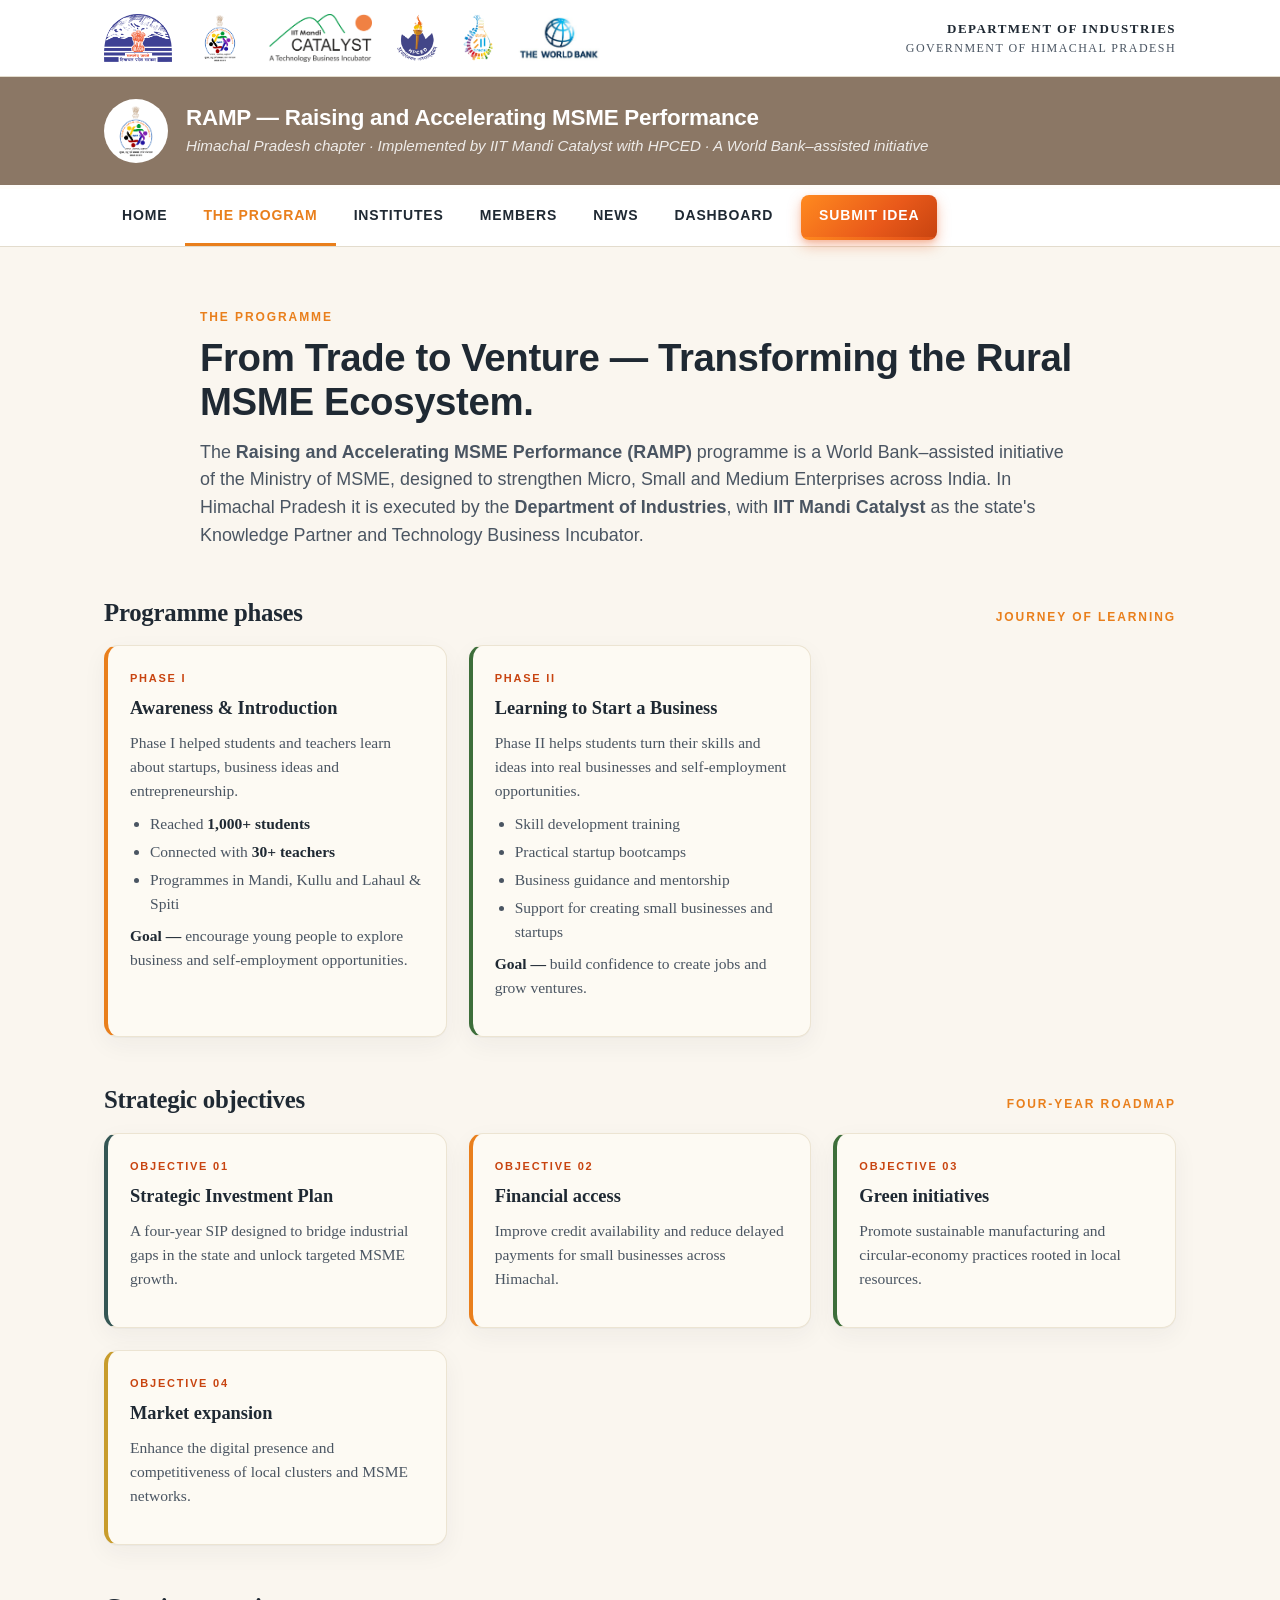
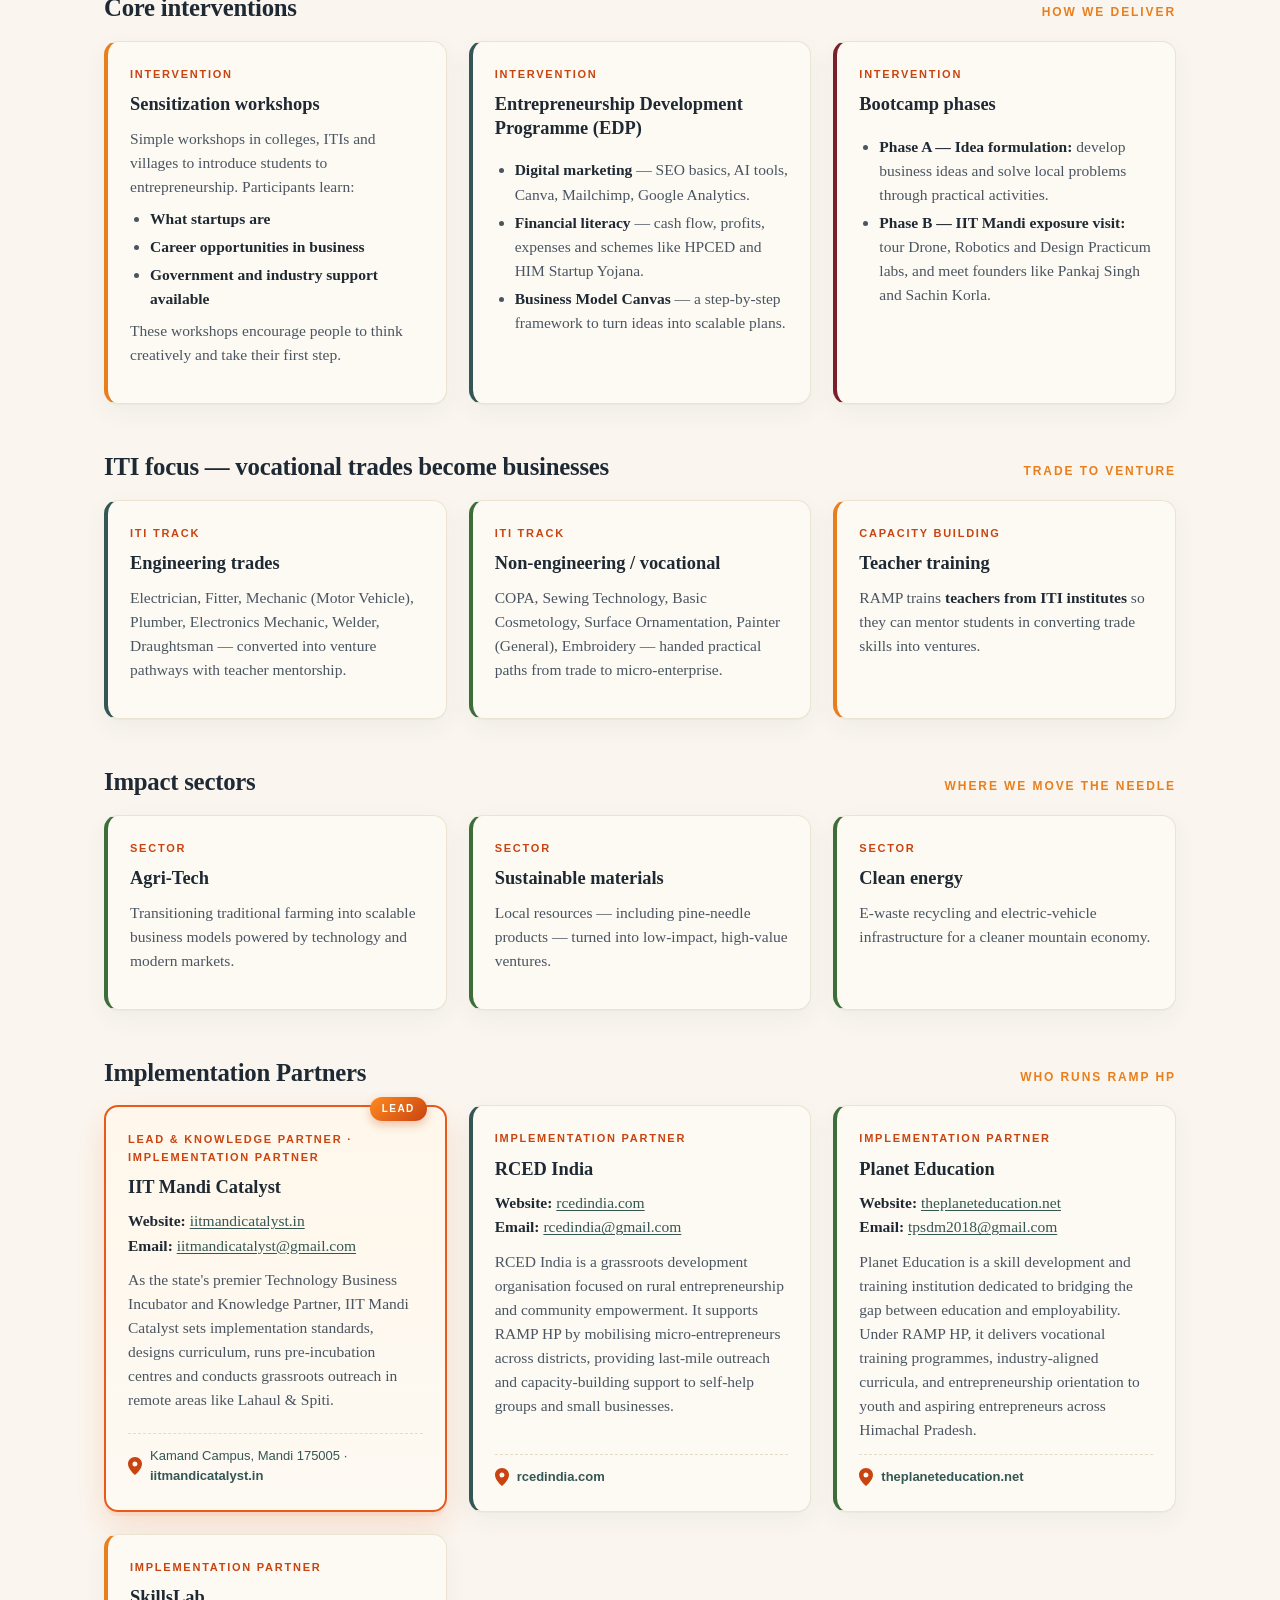
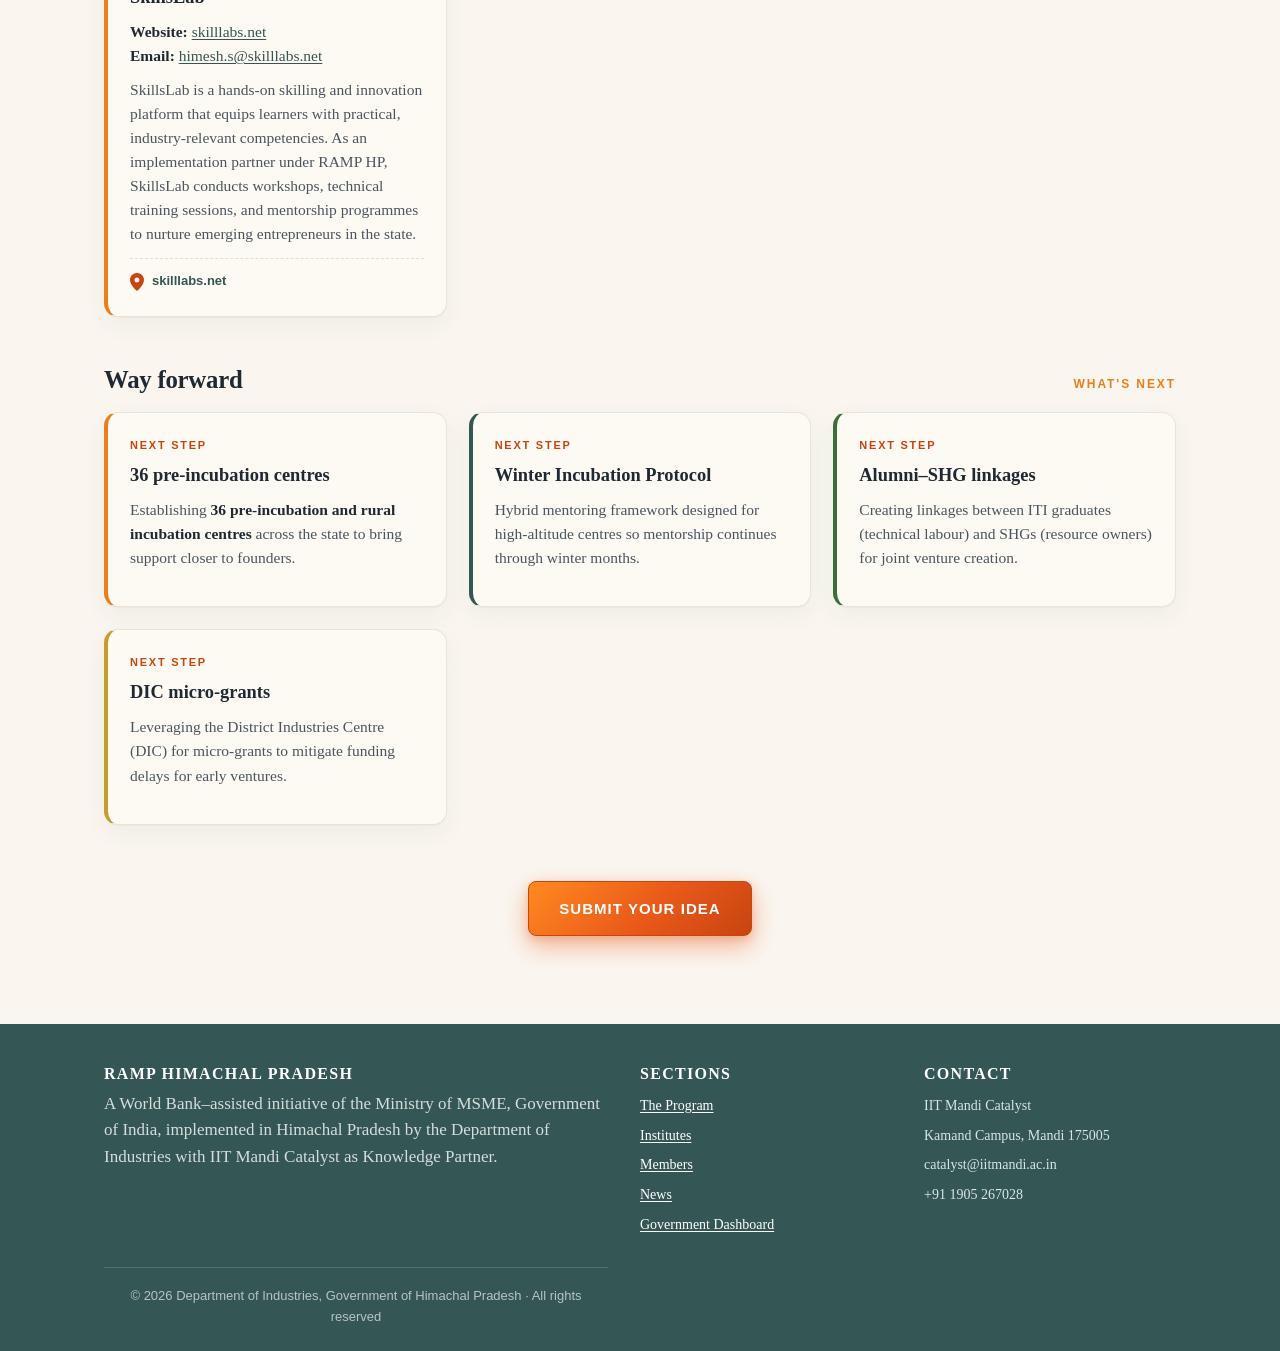
<file: program.html>
<!doctype html>
<html lang="en">
<head>
<meta charset="utf-8">
<title>The Programme — RAMP Himachal Pradesh</title>
<meta name="viewport" content="width=device-width, initial-scale=1">
<link rel="stylesheet" href="css/styles.css">
</head>
<body>
<div id="site-header"></div>

<section>
  <div class="container">
    <div class="program-intro">
      <span class="ps-kicker">The programme</span>
      <h1>From Trade to Venture — Transforming the Rural MSME Ecosystem.</h1>
      <p class="lead">
        The <strong>Raising and Accelerating MSME Performance (RAMP)</strong> programme is a World
        Bank–assisted initiative of the Ministry of MSME, designed to strengthen Micro, Small and
        Medium Enterprises across India. In Himachal Pradesh it is executed by the
        <strong>Department of Industries</strong>, with <strong>IIT Mandi Catalyst</strong> as the state's
        Knowledge Partner and Technology Business Incubator.
      </p>
    </div>

    <!-- Programme phases -->
    <div class="program-section-head">
      <h2>Programme phases</h2>
      <span class="ps-kicker">Journey of learning</span>
    </div>
    <div class="program-grid">
      <div class="p-card accent-clay">
        <div class="p-label">Phase I</div>
        <div class="p-title">Awareness &amp; Introduction</div>
        <div class="p-desc">
          Phase I helped students and teachers learn about startups, business ideas and entrepreneurship.
          <ul>
            <li>Reached <strong>1,000+ students</strong></li>
            <li>Connected with <strong>30+ teachers</strong></li>
            <li>Programmes in Mandi, Kullu and Lahaul &amp; Spiti</li>
          </ul>
          <strong>Goal —</strong> encourage young people to explore business and self-employment opportunities.
        </div>
      </div>
      <div class="p-card accent-leaf">
        <div class="p-label">Phase II</div>
        <div class="p-title">Learning to Start a Business</div>
        <div class="p-desc">
          Phase II helps students turn their skills and ideas into real businesses and self-employment opportunities.
          <ul>
            <li>Skill development training</li>
            <li>Practical startup bootcamps</li>
            <li>Business guidance and mentorship</li>
            <li>Support for creating small businesses and startups</li>
          </ul>
          <strong>Goal —</strong> build confidence to create jobs and grow ventures.
        </div>
      </div>
    </div>

    <!-- Strategic objectives -->
    <div class="program-section-head">
      <h2>Strategic objectives</h2>
      <span class="ps-kicker">Four-year roadmap</span>
    </div>
    <div class="program-grid">
      <div class="p-card accent-teal">
        <div class="p-label">Objective 01</div>
        <div class="p-title">Strategic Investment Plan</div>
        <div class="p-desc">A four-year SIP designed to bridge industrial gaps in the state and unlock targeted MSME growth.</div>
      </div>
      <div class="p-card accent-clay">
        <div class="p-label">Objective 02</div>
        <div class="p-title">Financial access</div>
        <div class="p-desc">Improve credit availability and reduce delayed payments for small businesses across Himachal.</div>
      </div>
      <div class="p-card accent-leaf">
        <div class="p-label">Objective 03</div>
        <div class="p-title">Green initiatives</div>
        <div class="p-desc">Promote sustainable manufacturing and circular-economy practices rooted in local resources.</div>
      </div>
      <div class="p-card accent-gold">
        <div class="p-label">Objective 04</div>
        <div class="p-title">Market expansion</div>
        <div class="p-desc">Enhance the digital presence and competitiveness of local clusters and MSME networks.</div>
      </div>
    </div>

    <!-- Core interventions -->
    <div class="program-section-head">
      <h2>Core interventions</h2>
      <span class="ps-kicker">How we deliver</span>
    </div>
    <div class="program-grid">
      <div class="p-card accent-clay">
        <div class="p-label">Intervention</div>
        <div class="p-title">Sensitization workshops</div>
        <div class="p-desc">
          Simple workshops in colleges, ITIs and villages to introduce students to entrepreneurship. Participants learn:
          <ul>
            <li><strong>What startups are</strong></li>
            <li><strong>Career opportunities in business</strong></li>
            <li><strong>Government and industry support available</strong></li>
          </ul>
          These workshops encourage people to think creatively and take their first step.
        </div>
      </div>
      <div class="p-card accent-teal">
        <div class="p-label">Intervention</div>
        <div class="p-title">Entrepreneurship Development Programme (EDP)</div>
        <div class="p-desc">
          <ul>
            <li><strong>Digital marketing</strong> — SEO basics, AI tools, Canva, Mailchimp, Google Analytics.</li>
            <li><strong>Financial literacy</strong> — cash flow, profits, expenses and schemes like HPCED and HIM Startup Yojana.</li>
            <li><strong>Business Model Canvas</strong> — a step-by-step framework to turn ideas into scalable plans.</li>
          </ul>
        </div>
      </div>
      <div class="p-card accent-maroon">
        <div class="p-label">Intervention</div>
        <div class="p-title">Bootcamp phases</div>
        <div class="p-desc">
          <ul>
            <li><strong>Phase A — Idea formulation:</strong> develop business ideas and solve local problems through practical activities.</li>
            <li><strong>Phase B — IIT Mandi exposure visit:</strong> tour Drone, Robotics and Design Practicum labs, and meet founders like Pankaj Singh and Sachin Korla.</li>
          </ul>
        </div>
      </div>
    </div>

    <!-- ITI focus -->
    <div class="program-section-head">
      <h2>ITI focus — vocational trades become businesses</h2>
      <span class="ps-kicker">Trade to venture</span>
    </div>
    <div class="program-grid">
      <div class="p-card accent-teal">
        <div class="p-label">ITI Track</div>
        <div class="p-title">Engineering trades</div>
        <div class="p-desc">Electrician, Fitter, Mechanic (Motor Vehicle), Plumber, Electronics Mechanic, Welder, Draughtsman — converted into venture pathways with teacher mentorship.</div>
      </div>
      <div class="p-card accent-leaf">
        <div class="p-label">ITI Track</div>
        <div class="p-title">Non-engineering / vocational</div>
        <div class="p-desc">COPA, Sewing Technology, Basic Cosmetology, Surface Ornamentation, Painter (General), Embroidery — handed practical paths from trade to micro-enterprise.</div>
      </div>
      <div class="p-card accent-clay">
        <div class="p-label">Capacity Building</div>
        <div class="p-title">Teacher training</div>
        <div class="p-desc">RAMP trains <strong>teachers from ITI institutes</strong> so they can mentor students in converting trade skills into ventures.</div>
      </div>
    </div>

    <!-- Impact sectors -->
    <div class="program-section-head">
      <h2>Impact sectors</h2>
      <span class="ps-kicker">Where we move the needle</span>
    </div>
    <div class="program-grid">
      <div class="p-card accent-leaf">
        <div class="p-label">Sector</div>
        <div class="p-title">Agri-Tech</div>
        <div class="p-desc">Transitioning traditional farming into scalable business models powered by technology and modern markets.</div>
      </div>
      <div class="p-card accent-leaf">
        <div class="p-label">Sector</div>
        <div class="p-title">Sustainable materials</div>
        <div class="p-desc">Local resources — including pine-needle products — turned into low-impact, high-value ventures.</div>
      </div>
      <div class="p-card accent-leaf">
        <div class="p-label">Sector</div>
        <div class="p-title">Clean energy</div>
        <div class="p-desc">E-waste recycling and electric-vehicle infrastructure for a cleaner mountain economy.</div>
      </div>
    </div>

    <!-- Implementation Partners -->
    <div class="program-section-head">
      <h2>Implementation Partners</h2>
      <span class="ps-kicker">Who runs RAMP HP</span>
    </div>
    <div class="program-grid">
      <div class="p-card p-lead">
        <div class="p-label">Lead &amp; Knowledge Partner · Implementation Partner</div>
        <div class="p-title">IIT Mandi Catalyst</div>
        <div class="p-desc">
          <p style="margin:0 0 10px;"><strong>Website:</strong> <a href="https://iitmandicatalyst.in/" target="_blank" rel="noopener">iitmandicatalyst.in</a><br>
          <strong>Email:</strong> <a href="mailto:iitmandicatalyst@gmail.com">iitmandicatalyst@gmail.com</a></p>
          As the state's premier Technology Business Incubator and Knowledge Partner, IIT Mandi Catalyst sets implementation standards, designs curriculum, runs pre-incubation centres and conducts grassroots outreach in remote areas like Lahaul &amp; Spiti.
        </div>
        <div class="p-location">
          <svg width="14" height="18" viewBox="0 0 14 18" fill="currentColor" aria-hidden="true">
            <path d="M7 0C3.13 0 0 3.13 0 7c0 5.25 7 11 7 11s7-5.75 7-11c0-3.87-3.13-7-7-7zm0 9.5A2.5 2.5 0 1 1 7 4.5a2.5 2.5 0 0 1 0 5z"/>
          </svg>
          <span>Kamand Campus, Mandi 175005 · <a href="https://iitmandicatalyst.in/" target="_blank" rel="noopener">iitmandicatalyst.in</a></span>
        </div>
      </div>
      <div class="p-card accent-teal">
        <div class="p-label">Implementation Partner</div>
        <div class="p-title">RCED India</div>
        <div class="p-desc">
          <p style="margin:0 0 10px;"><strong>Website:</strong> <a href="https://rcedindia.com" target="_blank" rel="noopener">rcedindia.com</a><br>
          <strong>Email:</strong> <a href="mailto:rcedindia@gmail.com">rcedindia@gmail.com</a></p>
          RCED India is a grassroots development organisation focused on rural entrepreneurship and community empowerment. It supports RAMP HP by mobilising micro-entrepreneurs across districts, providing last-mile outreach and capacity-building support to self-help groups and small businesses.
        </div>
        <div class="p-location">
          <svg width="14" height="18" viewBox="0 0 14 18" fill="currentColor" aria-hidden="true">
            <path d="M7 0C3.13 0 0 3.13 0 7c0 5.25 7 11 7 11s7-5.75 7-11c0-3.87-3.13-7-7-7zm0 9.5A2.5 2.5 0 1 1 7 4.5a2.5 2.5 0 0 1 0 5z"/>
          </svg>
          <span><a href="https://rcedindia.com" target="_blank" rel="noopener">rcedindia.com</a></span>
        </div>
      </div>
      <div class="p-card accent-leaf">
        <div class="p-label">Implementation Partner</div>
        <div class="p-title">Planet Education</div>
        <div class="p-desc">
          <p style="margin:0 0 10px;"><strong>Website:</strong> <a href="https://theplaneteducation.net/our-team.php" target="_blank" rel="noopener">theplaneteducation.net</a><br>
          <strong>Email:</strong> <a href="mailto:tpsdm2018@gmail.com">tpsdm2018@gmail.com</a></p>
          Planet Education is a skill development and training institution dedicated to bridging the gap between education and employability. Under RAMP HP, it delivers vocational training programmes, industry-aligned curricula, and entrepreneurship orientation to youth and aspiring entrepreneurs across Himachal Pradesh.
        </div>
        <div class="p-location">
          <svg width="14" height="18" viewBox="0 0 14 18" fill="currentColor" aria-hidden="true">
            <path d="M7 0C3.13 0 0 3.13 0 7c0 5.25 7 11 7 11s7-5.75 7-11c0-3.87-3.13-7-7-7zm0 9.5A2.5 2.5 0 1 1 7 4.5a2.5 2.5 0 0 1 0 5z"/>
          </svg>
          <span><a href="https://theplaneteducation.net/our-team.php" target="_blank" rel="noopener">theplaneteducation.net</a></span>
        </div>
      </div>
      <div class="p-card accent-clay">
        <div class="p-label">Implementation Partner</div>
        <div class="p-title">SkillsLab</div>
        <div class="p-desc">
          <p style="margin:0 0 10px;"><strong>Website:</strong> <a href="https://skilllabs.net/" target="_blank" rel="noopener">skilllabs.net</a><br>
          <strong>Email:</strong> <a href="mailto:himesh.s@skilllabs.net">himesh.s@skilllabs.net</a></p>
          SkillsLab is a hands-on skilling and innovation platform that equips learners with practical, industry-relevant competencies. As an implementation partner under RAMP HP, SkillsLab conducts workshops, technical training sessions, and mentorship programmes to nurture emerging entrepreneurs in the state.
        </div>
        <div class="p-location">
          <svg width="14" height="18" viewBox="0 0 14 18" fill="currentColor" aria-hidden="true">
            <path d="M7 0C3.13 0 0 3.13 0 7c0 5.25 7 11 7 11s7-5.75 7-11c0-3.87-3.13-7-7-7zm0 9.5A2.5 2.5 0 1 1 7 4.5a2.5 2.5 0 0 1 0 5z"/>
          </svg>
          <span><a href="https://skilllabs.net/" target="_blank" rel="noopener">skilllabs.net</a></span>
        </div>
      </div>
    </div>

    <!-- Way forward -->
    <div class="program-section-head">
      <h2>Way forward</h2>
      <span class="ps-kicker">What's next</span>
    </div>
    <div class="program-grid">
      <div class="p-card accent-clay">
        <div class="p-label">Next Step</div>
        <div class="p-title">36 pre-incubation centres</div>
        <div class="p-desc">Establishing <strong>36 pre-incubation and rural incubation centres</strong> across the state to bring support closer to founders.</div>
      </div>
      <div class="p-card accent-teal">
        <div class="p-label">Next Step</div>
        <div class="p-title">Winter Incubation Protocol</div>
        <div class="p-desc">Hybrid mentoring framework designed for high-altitude centres so mentorship continues through winter months.</div>
      </div>
      <div class="p-card accent-leaf">
        <div class="p-label">Next Step</div>
        <div class="p-title">Alumni–SHG linkages</div>
        <div class="p-desc">Creating linkages between ITI graduates (technical labour) and SHGs (resource owners) for joint venture creation.</div>
      </div>
      <div class="p-card accent-gold">
        <div class="p-label">Next Step</div>
        <div class="p-title">DIC micro-grants</div>
        <div class="p-desc">Leveraging the District Industries Centre (DIC) for micro-grants to mitigate funding delays for early ventures.</div>
      </div>
    </div>

    <!-- CTA -->
    <div style="text-align:center; margin: 56px 0 8px;">
      <a class="btn cta-primary" href="submit.html" data-submit-idea>Submit your idea</a>
    </div>

  </div>
</section>

<div id="site-footer"></div>
<script src="js/main.js"></script>
<script>mountChrome('program');</script>
</body>
</html>
</file>
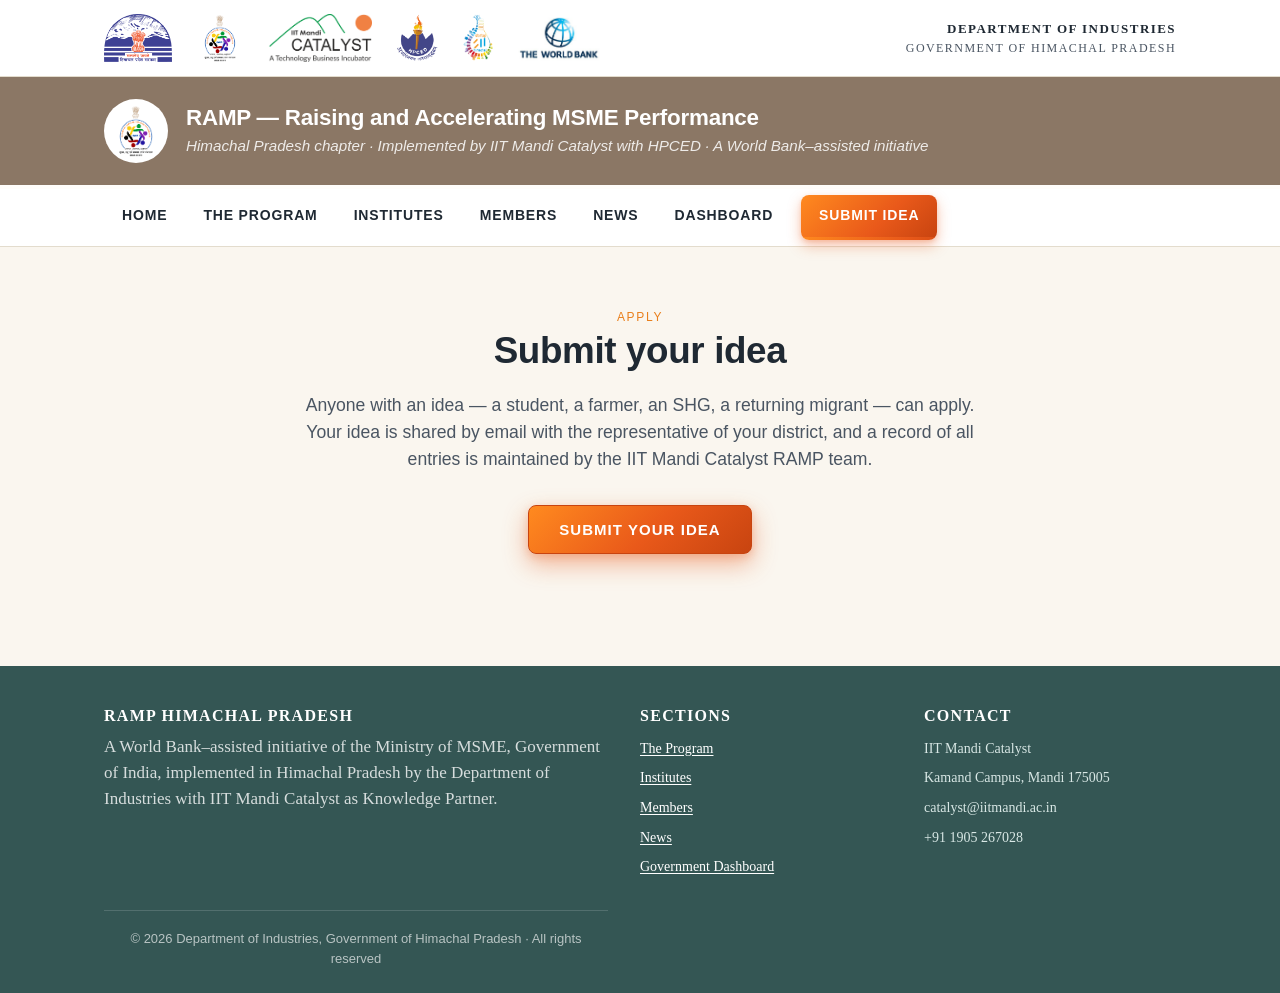
<file: submit.html>
<!doctype html>
<html lang="en">
<head>
<meta charset="utf-8">
<title>Submit your idea — RAMP Himachal Pradesh</title>
<meta name="viewport" content="width=device-width, initial-scale=1">
<link rel="stylesheet" href="css/styles.css">
</head>
<body>
<div id="site-header"></div>

<section>
  <div class="container">
    <div style="text-align:center; max-width:680px; margin:0 auto 32px;">
      <span class="kicker" style="color:var(--clay); text-transform:uppercase; letter-spacing:0.14em; font-size:12px; font-family:'Helvetica Neue', Arial, sans-serif;">Apply</span>
      <h1>Submit your idea</h1>
      <p class="lead" style="font-size:1.1rem; color:var(--ink-soft);">
        Anyone with an idea — a student, a farmer, an SHG, a returning migrant — can apply.
        Your idea is shared by email with the representative of your district, and a record
        of all entries is maintained by the IIT Mandi Catalyst RAMP team.
      </p>
      <div style="margin-top:32px;">
        <button class="btn cta-primary" onclick="showZForm_981025()">Submit your idea</button>
      </div>
    </div>
  </div>
</section>

<div id="site-footer"></div>
<script src="js/data.js"></script>
<script src="js/main.js"></script>
<script>
  mountChrome('submit');
</script>

<!-- ===== ZOHO LIGHTBOX FORM ===== -->
<style>
.zf_lB_Dimmer_981025{ 
    position: fixed;
    top: 0px;
    left: 0px;
    right: 0px;
    bottom: 0px;
    background: rgb(0, 0, 0);
    opacity: 0.8;
    z-index: 10000000;
}
.zf_lB_Container_981025{
  position: fixed;
  background-color: white;
  margin: 0;
  margin-right: 0px;
  padding: 0;
  height: 4368px;
  width: 70%;
  top: 50%;
  left: 50%;
  margin-right: -50%;
  transform: translate(-50%, -50%);
  border: 7px solid none;
  max-height: calc(100% - 60px);
  z-index: 999999;
  transition: height 0.5s ease;
  outline: none;
}
p{ margin-bottom: 10px; }
.zf_lB_Wrapper_981025{
  position: fixed;
  top: 50%;
  left: 50%;
  margin-left: 0;
  margin-top: -180px;
  z-index: 10000001;
}
.zf_main_id_981025{
  height: calc(100% - 0px);
  display: flex;
  overflow-y: auto;
  overflow-x: hidden;
}
.zf_lb_closeform_981025 {
  position: absolute;
  right: -20px;
  background: #2f2e2e;
  padding: 0;
  border-radius: 50%;
  width: 34px;
  height: 34px;
  top: -15px;
  cursor: pointer;
  border: 2px solid #d9d9d9;
}
.zf_lb_closeform_981025:before, .zf_lb_closeform_981025:after {
  position: absolute;
  left: 16px;
  content: ' ';
  height: 19px;
  width: 2px;
  top: 7px;
  background-color: #f7f7f7;
}
.zf_lb_closeform_981025:before { transform: rotate(45deg); }
.zf_lb_closeform_981025:after  { transform: rotate(-45deg); }
@media screen and (min-device-width: 10px) and (max-device-width: 380px) {
  .zf_lB_Container_981025 { width: 270px !important; }
}
@media screen and (min-device-width: 360px) and (max-device-width: 480px) {
  .zf_lB_Container_981025 { width: 350px !important; }
}
@media screen and (min-device-width: 440px) and (max-device-width: 500px) {
  .zf_lB_Container_981025 { width: 380px !important; }
}
@media only screen and (min-width:500px) and (max-width:600px) {
  .zf_lB_Container_981025 { width: 450px; }
}
@media only screen and (min-width:601px) and (max-width:700px) {
  .zf_lB_Container_981025 { width: 540px; }
}
@media only screen and (min-width:700px) and (max-width:800px) {
  .zf_lB_Container_981025 { width: 650px; }
}
@media screen and (min-device-width: 801px) and (max-device-width: 1268px) {
  .zf_lB_Container_981025 { width: 750px !important; }
}
</style>

<button id="zf_button_981025" style="display:none;">Form</button>

<script type="text/javascript">(function() {
  try {
    if (document.readyState == "complete") {
      onloadActions_981025();
    } else {
      window.addEventListener('load', function() {
        onloadActions_981025();
      }, false);
    }

    function onloadActions_981025() {
      constructDiv_981025();
      // NOTE: removed showZForm_981025() here so form does NOT open automatically
    }

    function constructDiv_981025() {
      var iframeDiv = document.createElement("div");
      iframeDiv.setAttribute('id','ctfU9L6P8jDev-Ru43Ib0SkLSw4dlcSHksoS3a2lC6g_981025');
      iframeDiv.setAttribute('class','zf_main_id_981025');

      var closeFormDiv = document.createElement("div");
      closeFormDiv.setAttribute('id','deleteform_981025');
      closeFormDiv.setAttribute('class','zf_lb_closeform_981025');
      closeFormDiv.setAttribute('tabindex', 0);

      var containerDiv = document.createElement("div");
      containerDiv.setAttribute('id','containerDiv_981025');
      containerDiv.setAttribute('class','zf_lB_Container_981025 ');
      containerDiv.appendChild(iframeDiv);
      containerDiv.appendChild(closeFormDiv);

      var wrapperDiv = document.createElement("div");
      wrapperDiv.setAttribute('class','zf_lB_Wrapper_981025');
      wrapperDiv.appendChild(containerDiv);

      var dimmerDiv = document.createElement("div");
      dimmerDiv.setAttribute('class','zf_lB_Dimmer_981025');
      dimmerDiv.setAttribute('elname','popup_box');

      var mainDiv = document.createElement("div");
      mainDiv.setAttribute('id','formsLightBox_981025');
      mainDiv.style.display = "none";
      mainDiv.appendChild(wrapperDiv);
      mainDiv.appendChild(dimmerDiv);

      document.body.appendChild(mainDiv);
    }

    function showZForm_981025() {
      var iframe = document.getElementById("ctfU9L6P8jDev-Ru43Ib0SkLSw4dlcSHksoS3a2lC6g_981025").getElementsByTagName("iframe")[0];
      if (iframe == undefined || iframe.length == 0) {
        loadZForm_981025();
      }
      document.getElementById("formsLightBox_981025").style.display = "block";
      document.body.style.overflow = "hidden";
      setTimeout(function() {
        var containerDiv = document.getElementById("containerDiv_981025");
        containerDiv.setAttribute('tabindex', '-1');
        containerDiv.focus();
      }, 100);
    }

    function deleteZForm_981025() {
      var divCont = document.getElementById("formsLightBox_981025");
      divCont.style.display = "none";
      document.body.style.overflow = "";
      var iframe = document.getElementById("ctfU9L6P8jDev-Ru43Ib0SkLSw4dlcSHksoS3a2lC6g_981025").getElementsByTagName("iframe")[0];
      iframe.remove();
    }

    function loadZForm_981025() {
      var iframe = document.getElementById("ctfU9L6P8jDev-Ru43Ib0SkLSw4dlcSHksoS3a2lC6g_981025").getElementsByTagName("iframe")[0];
      if (iframe == undefined || iframe.length == 0) {
        var f = document.createElement("iframe");
        f.src = getsrcurlZForm_981025('https://forms.zohopublic.in/documents1/form/rampprogramregistration/formperma/ctfU9L6P8jDev-Ru43Ib0SkLSw4dlcSHksoS3a2lC6g?zf_rszfm=1');
        f.style.border = "none";
        f.style.minWidth = "100%";
        f.style.overflow = "hidden";
        var d = document.getElementById("ctfU9L6P8jDev-Ru43Ib0SkLSw4dlcSHksoS3a2lC6g_981025");
        d.appendChild(f);

        var deleteForm = document.getElementById("deleteform_981025");
        deleteForm.onclick = deleteZForm_981025;
        deleteForm.addEventListener("keydown", function(event) {
          if (event.key === "Enter" || event.keyCode === 13 || event.key === " " || event.keyCode === 32) {
            event.preventDefault();
            deleteZForm_981025();
          }
        });

        window.addEventListener('message', function() {
          var evntData = event.data;
          if (evntData && evntData.constructor == String) {
            var zf_ifrm_data = evntData.split("|");
            if (zf_ifrm_data.length == 2 || zf_ifrm_data.length == 3) {
              var zf_perma = zf_ifrm_data[0];
              var zf_ifrm_ht_nw = (parseInt(zf_ifrm_data[1], 10) + 15) + "px";
              var iframe = document.getElementById("ctfU9L6P8jDev-Ru43Ib0SkLSw4dlcSHksoS3a2lC6g_981025").getElementsByTagName("iframe")[0];
              if ((iframe.src).indexOf('formperma') > 0 && (iframe.src).indexOf(zf_perma) > 0) {
                var prevIframeHeight = iframe.style.height;
                var zf_tout = false;
                if (zf_ifrm_data.length == 3) {
                  iframe.scrollIntoView();
                  zf_tout = true;
                }
                if (prevIframeHeight != zf_ifrm_ht_nw) {
                  if (zf_tout) {
                    setTimeout(function() {
                      iframe.style.minHeight = zf_ifrm_ht_nw;
                      var containerDiv = document.getElementById("containerDiv_981025");
                      containerDiv.style.height = zf_ifrm_ht_nw;
                    }, 500);
                  } else {
                    iframe.style.minHeight = zf_ifrm_ht_nw;
                    var containerDiv = document.getElementById("containerDiv_981025");
                    containerDiv.style.height = zf_ifrm_ht_nw;
                  }
                }
              }
            }
          }
        }, false);
      }
    }

    function getsrcurlZForm_981025(zf_src) {
      try {
        if (!((new RegExp("[?&]referrername=")).test(zf_src))) {
          var rfr = window.location.href;
          try {
            rfr = window.self !== window.top ?
              window.top.location.href :
              (/^https?:\/\/[\w.-]+\.[a-zA-Z]{2,}/i.test(rfr) ? rfr : "");
          } catch (e) {}
          if (rfr && rfr !== "") {
            if (rfr.length > 1800) {
              var queryIndex = rfr.indexOf('?');
              if (queryIndex > -1) { rfr = rfr.substring(0, queryIndex); }
              if (rfr.length > 1800) { rfr = rfr.substring(0, 1800); }
            }
            zf_src += ((zf_src.indexOf('?') > 0) ? '&' : '?') + 'referrername=' + encodeURIComponent(rfr);
          }
        }
      } catch(e) {}
      return zf_src;
    }

    // Make showZForm_981025 available globally so button can call it
    window.showZForm_981025 = showZForm_981025;

  } catch(e) {}
})();
</script>
<!-- ===== END ZOHO LIGHTBOX FORM ===== -->

</body>
</html>
</file>
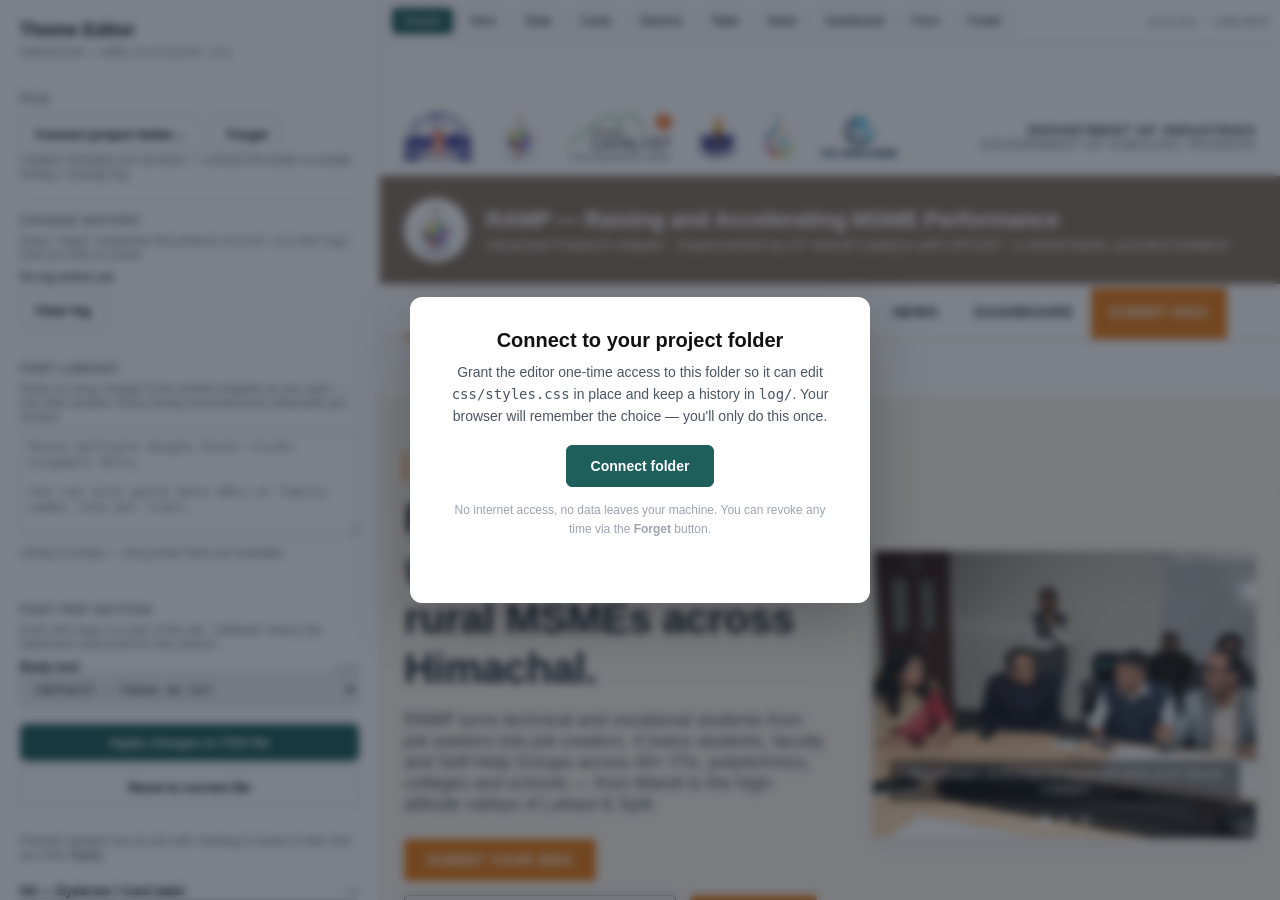
<file: theme-editor.html>
<!doctype html>
<html lang="en">
<head>
<meta charset="utf-8">
<title>Theme Editor — RAMP (Internal)</title>
<meta name="viewport" content="width=device-width,initial-scale=1">
<style>
  :root {
    --bg: #faf6ef;
    --paper: #ffffff;
    --ink: #1f2933;
    --ink-soft: #4a5562;
    --line: #e3dccd;
    --teal: #1f5f5b;
    --teal-dark: #154845;
    --clay: #b54d18;
    --clay-soft: #f3e0d2;
    --gold: #b9881c;
    --leaf: #3d6e3a;
    --maroon: #7a1f2b;
    --focus: #b54d18;
  }
  * { box-sizing: border-box; }
  body {
    margin: 0; padding: 0;
    font-family: -apple-system, BlinkMacSystemFont, "Segoe UI", Roboto, sans-serif;
    background: #f3f4f6; color: #111;
    display: grid; grid-template-columns: 380px 1fr; min-height: 100vh;
  }
  .panel {
    background: #fff; border-right: 1px solid #e5e7eb;
    padding: 20px; overflow-y: auto; max-height: 100vh;
  }
  .panel h1 { font-size: 18px; margin: 0 0 4px; }
  .panel .sub { font-size: 12px; color: #6b7280; margin-bottom: 18px; }
  .group { margin-bottom: 18px; border-top: 1px solid #eee; padding-top: 14px; }
  .group h2 { font-size: 12px; text-transform: uppercase; letter-spacing: 0.08em; color: #6b7280; margin: 0 0 10px; }
  .row { display: flex; align-items: center; gap: 10px; margin-bottom: 8px; }
  .row label { flex: 1; font-size: 13px; }
  .row input[type=color] { width: 40px; height: 28px; border: 1px solid #d1d5db; border-radius: 4px; padding: 0; background: #fff; cursor: pointer; }
  .row input[type=text] { width: 90px; font-family: ui-monospace, Menlo, monospace; font-size: 12px; padding: 4px 6px; border: 1px solid #d1d5db; border-radius: 4px; }
  select, .row input[type=text].full, textarea.full { width: 100%; padding: 6px 8px; border: 1px solid #d1d5db; border-radius: 4px; font-size: 13px; font-family: ui-monospace, Menlo, monospace; resize: vertical; }
  .actions { position: sticky; bottom: 0; background: #fff; padding-top: 14px; margin-top: 14px; border-top: 1px solid #eee; display: flex; flex-direction: column; gap: 8px; }
  button {
    padding: 10px 14px; border-radius: 6px; border: 1px solid #d1d5db;
    background: #fff; cursor: pointer; font-size: 13px; font-weight: 600;
  }
  button.primary { background: #1f5f5b; color: #fff; border-color: #1f5f5b; }
  button.primary:hover { background: #154845; }
  button:disabled { opacity: 0.5; cursor: not-allowed; }
  .status { font-size: 12px; color: #6b7280; min-height: 16px; }
  .status.ok { color: #15803d; }
  .status.err { color: #b91c1c; }
  .chip {
    display: inline-flex; align-items: center; gap: 6px;
    padding: 4px 10px; border-radius: 999px;
    background: #f3f4f6; border: 1px solid #e5e7eb;
    font-size: 13px; color: #111;
    max-width: 100%;
  }
  .chip .x { color: #9ca3af; cursor: pointer; font-size: 14px; line-height: 1; padding: 0 2px; }
  .chip .x:hover { color: #b91c1c; }
  .log-row {
    display: flex; align-items: center; gap: 8px;
    padding: 6px 8px; border: 1px solid #e5e7eb; border-radius: 4px;
    margin-bottom: 4px; background: #fafafa;
  }
  .log-row .ts { flex: 1; font-family: ui-monospace, Menlo, monospace; font-size: 11px; color: #374151; }
  .log-row .desc { font-size: 11px; color: #6b7280; }
  .log-row button { padding: 3px 8px; font-size: 11px; }
  .preview { display: flex; flex-direction: column; max-height: 100vh; }
  .pv-toolbar { display: flex; gap: 6px; align-items: center; padding: 8px 12px; background: #fff; border-bottom: 1px solid #e5e7eb; flex-wrap: wrap; }
  .pv-toolbar button { padding: 5px 10px; font-size: 12px; font-weight: 500; border-radius: 4px; border: 1px solid #d1d5db; background: #fff; cursor: pointer; }
  .pv-toolbar button.active { background: #1f5f5b; color: #fff; border-color: #1f5f5b; }
  .pv-toolbar .sep { flex: 1; }
  .pv-toolbar .meta { font-size: 11px; color: #6b7280; font-family: ui-monospace, Menlo, monospace; }
  #previewHost { display: block; min-height: 100%; background: #fff; }
  .pv-empty { padding: 28px; color: #6b7280; font-size: 13px; }
  /* First-run overlay — covers the page until the user grants folder access. */
  .welcome {
    position: fixed; inset: 0; z-index: 1000;
    background: rgba(17,24,39,0.55); backdrop-filter: blur(4px);
    display: flex; align-items: center; justify-content: center;
  }
  .welcome .card {
    background: #fff; border-radius: 12px; padding: 32px 36px;
    max-width: 460px; text-align: center; box-shadow: 0 20px 60px rgba(0,0,0,0.25);
  }
  .welcome h2 { margin: 0 0 10px; font-size: 20px; color: #111; }
  .welcome p { margin: 0 0 18px; font-size: 14px; color: #4b5563; line-height: 1.55; }
  .welcome p.fine { font-size: 12px; color: #9ca3af; margin-top: 14px; }
  .welcome button.primary { padding: 12px 24px; font-size: 14px; }
  .welcome .err { color: #b91c1c; font-size: 12px; margin-top: 10px; min-height: 14px; }
</style>
</head>
<body>

<div class="welcome" id="welcomeOverlay" style="display:none;">
  <div class="card">
    <h2>Connect to your project folder</h2>
    <p>Grant the editor one-time access to this folder so it can edit <code>css/styles.css</code> in place and keep a history in <code>log/</code>. Your browser will remember the choice — you'll only do this once.</p>
    <button class="primary" id="welcomeConnect">Connect folder</button>
    <p class="fine">No internet access, no data leaves your machine. You can revoke any time via the <strong>Forget</strong> button.</p>
    <div class="err" id="welcomeErr"></div>
  </div>
</div>

<div class="panel">
  <h1>Theme Editor</h1>
  <div class="sub">Internal tool — edits <code>css/styles.css</code></div>

  <div class="group">
    <h2>File</h2>
    <button id="pickBtn">Connect project folder…</button>
    <button id="forgetBtn" style="margin-left:6px;">Forget</button>
    <div class="status" id="fileStatus">Not connected yet. Click to grant one-time access to this folder.</div>
  </div>

  <div class="group">
    <h2>Change history</h2>
    <div class="sub" style="margin-top:-4px;margin-bottom:8px;">Every "Apply" snapshots the previous <code>styles.css</code> into <code>log/</code>. Click an entry to revert.</div>
    <div id="historyList" style="font-size:12px;">No log entries yet.</div>
    <button id="clearLogBtn" style="margin-top:8px;">Clear log</button>
  </div>

  <div class="group">
    <h2>Font library</h2>
    <div class="sub" style="margin-top:-4px;margin-bottom:8px;">Paste as many Google Fonts embed snippets as you want — one after another. Every family found becomes selectable per section.</div>
    <textarea id="fontEmbed" class="full" rows="6" placeholder="Paste multiple Google Fonts &lt;link&gt; snippets here…&#10;&#10;You can also paste bare URLs or family names (one per line)."></textarea>
    <div class="status" id="libraryStatus" style="margin-top:6px;">Library is empty — only preset fonts are available.</div>
    <div id="libraryChips" style="margin-top:8px; display:flex; flex-wrap:wrap; gap:6px;"></div>
  </div>

  <div class="group">
    <h2>Font per section</h2>
    <div class="sub" style="margin-top:-4px;margin-bottom:8px;">Each slot maps to a part of the site. "(default)" leaves the stylesheet untouched for that section.</div>
    <div id="slotRows"></div>
  </div>

  <div class="group">
    <h2>Colors</h2>
    <div id="colorRows"></div>
  </div>

  <div class="actions">
    <button class="primary" id="applyBtn">Apply changes to CSS file</button>
    <button id="resetBtn">Reset to current file</button>
    <div class="status" id="applyStatus"></div>
    <div class="sub" style="margin-top:-4px;">Preview updates live as you edit. Nothing is saved to disk until you click <strong>Apply</strong>.</div>
  </div>
</div>

<div class="preview">
  <div class="pv-toolbar">
    <button data-jump="sec-header" class="active">Header</button>
    <button data-jump="sec-hero">Hero</button>
    <button data-jump="sec-stats">Stats</button>
    <button data-jump="sec-cards">Cards</button>
    <button data-jump="sec-districts">Districts</button>
    <button data-jump="sec-table">Table</button>
    <button data-jump="sec-news">News</button>
    <button data-jump="sec-kpi">Dashboard</button>
    <button data-jump="sec-form">Form</button>
    <button data-jump="sec-footer">Footer</button>
    <span class="sep"></span>
    <span class="meta" id="previewMeta">preview · embedded</span>
  </div>
  <div id="previewScroll" style="flex:1; overflow-y:auto; background:#e5e7eb;">
    <div id="previewHost"></div>
  </div>
</div>

<script>
// ============================================================================
// EMBEDDED CSS — snapshot of css/styles.css.
// The `:root` selector is replaced with `:host` at mount time so the variables
// land on the shadow host (CSS variables cascade through shadow boundaries).
// Update this if the real stylesheet changes structurally — colors/fonts will
// always be live since the editor sets them on the host directly.
// ============================================================================
const EMBEDDED_CSS = String.raw`
/* RAMP Himachal — Stylesheet */
:root {
  --bg: #faf6ef;
  --paper: #ffffff;
  --ink: #1f2933;
  --ink-soft: #4a5562;
  --line: #e3dccd;
  --teal: #1f5f5b;
  --teal-dark: #154845;
  --clay: #b54d18;
  --clay-soft: #f3e0d2;
  --gold: #b9881c;
  --leaf: #3d6e3a;
  --maroon: #7a1f2b;
  --focus: #b54d18;
  --shadow: 0 1px 0 rgba(31,41,51,0.04), 0 6px 18px rgba(31,41,51,0.06);
  --radius: 4px;
  --maxw: 1120px;
}
* { box-sizing: border-box; }
body {
  margin: 0; padding: 0;
  font-family: Georgia, 'Iowan Old Style', 'Palatino Linotype', 'Times New Roman', serif;
  background: var(--bg);
  color: var(--ink);
  line-height: 1.55;
  font-size: 17px;
  -webkit-font-smoothing: antialiased;
}
img { max-width: 100%; display: block; }
a { color: var(--teal-dark); text-decoration: underline; text-underline-offset: 2px; }
a:hover { color: var(--clay); }
h1, h2, h3, h4 {
  font-family: 'Iowan Old Style', Georgia, 'Times New Roman', serif;
  color: var(--ink);
  line-height: 1.2;
  margin: 0 0 0.5em;
  letter-spacing: -0.01em;
}
h1 { font-size: 2.3rem; font-weight: 700; }
h2 { font-size: 1.65rem; font-weight: 700; }
h3 { font-size: 1.2rem; font-weight: 700; }
h4 { font-size: 1rem; font-weight: 700; text-transform: uppercase; letter-spacing: 0.08em; color: var(--teal-dark); }
p { margin: 0 0 1em; }
.container { max-width: var(--maxw); margin: 0 auto; padding: 0 24px; }
.emblem-strip { background: #fff; border-bottom: 1px solid var(--line); padding: 14px 0; }
.emblem-strip .container { display: flex; align-items: center; justify-content: space-between; gap: 24px; flex-wrap: wrap; }
.emblem-strip .logos { display: flex; align-items: center; gap: 24px; flex-wrap: wrap; }
.emblem-strip .logos img { height: 48px; width: auto; object-fit: contain; }
.emblem-strip .gov-line { font-size: 12px; color: var(--ink-soft); text-transform: uppercase; letter-spacing: 0.12em; text-align: right; }
.emblem-strip .gov-line strong { color: var(--ink); display: block; font-size: 13px; }
.identity { background: var(--teal); color: #fff; padding: 22px 0; border-bottom: 4px solid var(--gold); }
.identity .container { display: flex; align-items: center; gap: 18px; flex-wrap: wrap; }
.identity .seal { width: 64px; height: 64px; border-radius: 50%; background: #fff; display: flex; align-items: center; justify-content: center; padding: 6px; flex-shrink: 0; }
.identity .seal img { max-height: 100%; }
.identity .name { color: #fff; margin: 0; font-size: 1.4rem; font-weight: 700; }
.identity .sub { color: rgba(255,255,255,0.85); font-size: 0.95rem; margin: 2px 0 0; font-style: italic; }
.nav { background: #fff; border-bottom: 1px solid var(--line); }
.nav .container { display: flex; align-items: center; justify-content: space-between; }
.nav ul { list-style: none; margin: 0; padding: 0; display: flex; flex-wrap: wrap; }
.nav a { display: block; padding: 16px 18px; text-decoration: none; color: var(--ink); font-family: 'Helvetica Neue', Arial, sans-serif; font-size: 14px; font-weight: 600; text-transform: uppercase; letter-spacing: 0.06em; border-bottom: 3px solid transparent; }
.nav a:hover { background: #faf3e8; color: var(--clay); }
.nav a.active { border-bottom-color: var(--clay); color: var(--clay); }
.nav a.cta { background: var(--clay); color: #fff; }
.nav a.cta:hover { background: #93400f; color: #fff; }
.hero { background: linear-gradient(180deg, #fbf4e6 0%, #faf6ef 100%); border-bottom: 1px solid var(--line); padding: 56px 0 40px; }
.hero .container { display: grid; grid-template-columns: 1.1fr 1fr; gap: 48px; align-items: center; }
.hero .eyebrow { display: inline-block; font-family: 'Helvetica Neue', Arial, sans-serif; font-size: 12px; letter-spacing: 0.14em; text-transform: uppercase; color: var(--clay); margin-bottom: 12px; border-left: 3px solid var(--clay); padding-left: 10px; }
.hero h1 { font-size: 2.6rem; margin-bottom: 16px; }
.hero p.lead { font-size: 1.1rem; color: var(--ink-soft); margin-bottom: 24px; }
.hero .actions { display: flex; gap: 14px; flex-wrap: wrap; }
.btn { display: inline-block; padding: 12px 22px; background: var(--clay); color: #fff; border: 1px solid var(--clay); border-radius: var(--radius); text-decoration: none; font-weight: 600; font-family: 'Helvetica Neue', Arial, sans-serif; font-size: 14px; letter-spacing: 0.05em; text-transform: uppercase; cursor: pointer; }
.btn:hover { background: #93400f; color: #fff; border-color: #93400f; }
.btn.ghost { background: transparent; color: var(--teal-dark); border-color: var(--teal-dark); }
.btn.ghost:hover { background: var(--teal-dark); color: #fff; }
.btn.small { padding: 8px 14px; font-size: 12px; }
.carousel { position: relative; border-radius: 4px; overflow: hidden; box-shadow: var(--shadow); aspect-ratio: 4/3; background: var(--ink); }
.carousel .slides { position: absolute; inset: 0; }
.carousel .slide { position: absolute; inset: 0; opacity: 0; transition: opacity 800ms ease; background-size: cover; background-position: center; }
.carousel .slide.active { opacity: 1; }
.carousel .dots { position: absolute; bottom: 14px; left: 0; right: 0; display: flex; justify-content: center; gap: 8px; }
.carousel .dot { width: 8px; height: 8px; border-radius: 50%; background: rgba(255,255,255,0.5); border: none; cursor: pointer; }
.carousel .dot.active { background: #fff; }
.carousel .caption { position: absolute; bottom: 36px; left: 16px; right: 16px; color: #fff; background: rgba(0,0,0,0.45); padding: 6px 12px; font-size: 13px; border-radius: 3px; font-style: italic; text-align: center; }
.stats { background: #fff; border-bottom: 1px solid var(--line); padding: 28px 0; }
.stats .container { display: grid; grid-template-columns: repeat(4, 1fr); gap: 24px; }
.stat { text-align: center; border-right: 1px solid var(--line); padding: 4px 12px; }
.stat:last-child { border-right: none; }
.stat .num { font-size: 2.2rem; font-weight: 700; color: var(--teal-dark); font-family: 'Iowan Old Style', Georgia, serif; line-height: 1; }
.stat .lbl { font-size: 12px; text-transform: uppercase; letter-spacing: 0.1em; color: var(--ink-soft); margin-top: 6px; font-family: 'Helvetica Neue', Arial, sans-serif; }
section { padding: 56px 0; }
section.alt { background: #fff; border-top: 1px solid var(--line); border-bottom: 1px solid var(--line); }
.section-head { max-width: 720px; margin-bottom: 32px; }
.section-head .kicker { display: inline-block; font-family: 'Helvetica Neue', Arial, sans-serif; font-size: 12px; letter-spacing: 0.14em; text-transform: uppercase; color: var(--clay); margin-bottom: 10px; }
.section-head p { color: var(--ink-soft); font-size: 1.05rem; margin: 0; }
.grid-3 { display: grid; grid-template-columns: repeat(3, 1fr); gap: 24px; }
.grid-2 { display: grid; grid-template-columns: repeat(2, 1fr); gap: 24px; }
.card { background: #fff; border: 1px solid var(--line); border-radius: var(--radius); padding: 24px; box-shadow: var(--shadow); }
.card h3 { margin-top: 0; }
.pillar { border-top: 4px solid var(--teal); }
.pillar.clay { border-top-color: var(--clay); }
.pillar.gold { border-top-color: var(--gold); }
.pillar.leaf { border-top-color: var(--leaf); }
.pillar.maroon { border-top-color: var(--maroon); }
.district-block { border: 1px solid var(--line); background: #fff; margin-bottom: 18px; border-radius: var(--radius); overflow: hidden; }
.district-head { background: #fbf4e6; border-bottom: 1px solid var(--line); padding: 14px 22px; display: flex; align-items: baseline; justify-content: space-between; gap: 14px; flex-wrap: wrap; }
.district-head h2 { margin: 0; font-size: 1.25rem; color: var(--teal-dark); }
.district-head .count { font-family: 'Helvetica Neue', Arial, sans-serif; font-size: 12px; text-transform: uppercase; letter-spacing: 0.08em; color: var(--ink-soft); }
.institute-list { list-style: none; padding: 0; margin: 0; }
.institute-list li { padding: 16px 22px; border-bottom: 1px dotted var(--line); display: grid; grid-template-columns: 1fr auto; gap: 16px; align-items: center; }
.institute-list li:last-child { border-bottom: none; }
.institute-list .name { font-weight: 600; }
.institute-list .name a { text-decoration: none; color: var(--ink); }
.institute-list .sub { font-size: 14px; color: var(--ink-soft); margin-top: 2px; font-family: 'Helvetica Neue', Arial, sans-serif; }
.tag { display: inline-block; padding: 2px 8px; border-radius: 99px; font-size: 11px; font-family: 'Helvetica Neue', Arial, sans-serif; background: var(--clay-soft); color: var(--clay); text-transform: uppercase; letter-spacing: 0.08em; font-weight: 600; white-space: nowrap; }
.tag.cohort-1 { background: #e3eeed; color: var(--teal-dark); }
.crumbs { font-family: 'Helvetica Neue', Arial, sans-serif; font-size: 13px; color: var(--ink-soft); padding: 14px 0; border-bottom: 1px solid var(--line); background: #fff; }
.crumbs a { color: var(--teal-dark); }
.inst-header { padding: 40px 0 20px; }
.inst-header h1 { margin-bottom: 8px; }
.inst-header .where { color: var(--ink-soft); font-family: 'Helvetica Neue', Arial, sans-serif; font-size: 14px; text-transform: uppercase; letter-spacing: 0.06em; }
.inst-body { display: grid; grid-template-columns: 2fr 1fr; gap: 32px; padding-bottom: 56px; }
.fact-box { background: #fff; border: 1px solid var(--line); border-radius: var(--radius); padding: 20px; box-shadow: var(--shadow); }
.fact-box dl { margin: 0; }
.fact-box dt { font-size: 11px; text-transform: uppercase; letter-spacing: 0.1em; color: var(--ink-soft); margin-top: 12px; font-family: 'Helvetica Neue', Arial, sans-serif; }
.fact-box dt:first-child { margin-top: 0; }
.fact-box dd { margin: 4px 0 0; font-weight: 600; }
table.data { width: 100%; border-collapse: collapse; background: #fff; border: 1px solid var(--line); font-size: 15px; }
table.data th, table.data td { text-align: left; padding: 10px 14px; border-bottom: 1px solid var(--line); }
table.data th { background: #fbf4e6; font-family: 'Helvetica Neue', Arial, sans-serif; font-size: 12px; text-transform: uppercase; letter-spacing: 0.08em; color: var(--ink-soft); }
table.data td.num { text-align: right; font-variant-numeric: tabular-nums; }
.form-card { background: #fff; border: 1px solid var(--line); border-radius: var(--radius); padding: 32px; box-shadow: var(--shadow); max-width: 640px; margin: 0 auto; }
.form-row { margin-bottom: 18px; }
.form-row label { display: block; margin-bottom: 6px; font-size: 13px; font-weight: 600; text-transform: uppercase; letter-spacing: 0.06em; color: var(--ink-soft); font-family: 'Helvetica Neue', Arial, sans-serif; }
.form-row label .req { color: var(--clay); }
.form-row input, .form-row select, .form-row textarea { width: 100%; padding: 11px 14px; border: 1px solid var(--line); border-radius: var(--radius); font-family: inherit; font-size: 16px; background: var(--bg); color: var(--ink); }
.form-row textarea { min-height: 130px; resize: vertical; }
.help { font-size: 13px; color: var(--ink-soft); margin-top: 6px; font-family: 'Helvetica Neue', Arial, sans-serif; }
.captcha-box { display: flex; align-items: center; gap: 14px; background: #fbf4e6; border: 1px dashed var(--line); border-radius: var(--radius); padding: 14px 18px; }
.captcha-q { font-size: 1.3rem; font-weight: 700; color: var(--teal-dark); background: #fff; padding: 6px 14px; border-radius: var(--radius); border: 1px solid var(--line); }
.captcha-box input { width: 100px; padding: 8px 12px; border: 1px solid var(--line); border-radius: var(--radius); font-size: 16px; background: #fff; }
.notice { padding: 12px 16px; border-radius: var(--radius); margin: 14px 0; font-size: 14px; font-family: 'Helvetica Neue', Arial, sans-serif; }
.notice.err { background: #fbe5dc; color: #7a2a0a; border: 1px solid #e6b9a3; }
.notice.ok { background: #e3eeed; color: var(--teal-dark); border: 1px solid #bdd6d3; }
.news-item { background: #fff; border: 1px solid var(--line); border-radius: var(--radius); padding: 22px 26px; margin-bottom: 16px; box-shadow: var(--shadow); border-left: 4px solid var(--clay); }
.news-item .date { font-size: 12px; text-transform: uppercase; letter-spacing: 0.1em; color: var(--ink-soft); margin-bottom: 4px; font-family: 'Helvetica Neue', Arial, sans-serif; }
.news-item h3 { margin: 0 0 8px; }
.news-item p { margin: 0; color: var(--ink-soft); }
.kpi-grid { display: grid; grid-template-columns: repeat(4, 1fr); gap: 16px; margin-bottom: 24px; }
.kpi { background: #fff; border: 1px solid var(--line); border-radius: var(--radius); padding: 20px; border-top: 4px solid var(--teal); }
.kpi.clay { border-top-color: var(--clay); }
.kpi.gold { border-top-color: var(--gold); }
.kpi.leaf { border-top-color: var(--leaf); }
.kpi .lbl { font-size: 11px; text-transform: uppercase; letter-spacing: 0.1em; color: var(--ink-soft); margin-bottom: 6px; font-family: 'Helvetica Neue', Arial, sans-serif; }
.kpi .val { font-size: 2rem; font-weight: 700; color: var(--ink); line-height: 1; }
.kpi .delta { font-size: 12px; color: var(--leaf); margin-top: 6px; font-family: 'Helvetica Neue', Arial, sans-serif; }
.kpi .delta.down { color: var(--maroon); }
footer { background: var(--teal-dark); color: #d8e7e5; padding: 40px 0 24px; margin-top: 24px; }
footer a { color: #fff; }
footer .container { display: grid; grid-template-columns: 2fr 1fr 1fr; gap: 32px; }
footer h4 { color: #fff; }
footer ul { list-style: none; padding: 0; margin: 0; }
footer ul li { padding: 4px 0; font-size: 14px; }
footer .copy { margin-top: 28px; padding-top: 18px; border-top: 1px solid rgba(255,255,255,0.15); font-size: 13px; color: rgba(255,255,255,0.65); font-family: 'Helvetica Neue', Arial, sans-serif; text-align: center; }
`;

// ============================================================================
// EMBEDDED PREVIEW HTML — a comprehensive single-scroll replica of the site
// covering every section/component the editor can re-theme.
// Image src paths are relative to theme-editor.html (project root), so they
// work via double-click on file:// as long as the editor stays in that folder.
// ============================================================================
const EMBEDDED_HTML = String.raw`
<section id="sec-header">
  <div class="emblem-strip">
    <div class="container">
      <div class="logos">
        <img src="images/himachal-govt-logo.png" alt="Government of Himachal Pradesh">
        <img src="images/ramp-logo.png" alt="RAMP">
        <img src="images/catalyst-logo.png" alt="IIT Mandi Catalyst">
        <img src="images/hpced-logo.png" alt="HPCED">
        <img src="images/Startup-himachal-logo.png" alt="Startup Himachal">
        <img src="images/world-bank-logo.jpg" alt="World Bank">
      </div>
      <div class="gov-line">
        <strong>Department of Industries</strong>
        Government of Himachal Pradesh
      </div>
    </div>
  </div>
  <div class="identity">
    <div class="container">
      <div class="seal"><img src="images/ramp-logo.png" alt=""></div>
      <div>
        <h1 class="name">RAMP — Raising and Accelerating MSME Performance</h1>
        <p class="sub">Himachal Pradesh chapter · Implemented by IIT Mandi Catalyst with HPCED · A World Bank–assisted initiative</p>
      </div>
    </div>
  </div>
  <nav class="nav">
    <div class="container">
      <ul>
        <li><a href="#" class="active">Home</a></li>
        <li><a href="#">The Program</a></li>
        <li><a href="#">Institutes</a></li>
        <li><a href="#">Members</a></li>
        <li><a href="#">News</a></li>
        <li><a href="#">Dashboard</a></li>
        <li><a href="#" class="cta">Submit Idea</a></li>
      </ul>
    </div>
  </nav>
</section>

<section id="sec-hero" class="hero">
  <div class="container">
    <div>
      <span class="eyebrow">A World Bank–assisted initiative · Himachal Pradesh</span>
      <h1>From <em>trade</em> to <em>venture</em> — building rural MSMEs across Himachal.</h1>
      <p class="lead">
        RAMP turns technical and vocational students from <em>job seekers into job creators</em>.
        It trains students, faculty and Self-Help Groups across 49+ ITIs, polytechnics, colleges
        and schools — from Mandi to the high-altitude valleys of Lahaul &amp; Spiti.
      </p>
      <div class="actions">
        <a class="btn" href="#">Submit your idea</a>
        <a class="btn ghost" href="#">Find your nearest centre</a>
        <a class="btn small" href="#">Small action</a>
      </div>
    </div>
    <div class="carousel">
      <div class="slides">
        <div class="slide active" style="background-image:url('images/event-photo-1.jpg')"></div>
      </div>
      <div class="caption">Sensitization workshops &amp; exposure visits at IIT Mandi Catalyst</div>
      <div class="dots">
        <button class="dot active"></button><button class="dot"></button><button class="dot"></button>
      </div>
    </div>
  </div>
</section>

<section id="sec-stats" class="stats">
  <div class="container">
    <div class="stat"><div class="num">49+</div><div class="lbl">Institutes</div></div>
    <div class="stat"><div class="num">9</div><div class="lbl">Districts covered</div></div>
    <div class="stat"><div class="num">1,200</div><div class="lbl">Participants engaged</div></div>
    <div class="stat"><div class="num">4</div><div class="lbl">Implementing partners</div></div>
  </div>
</section>

<section id="sec-cards">
  <div class="container">
    <div class="section-head">
      <span class="kicker">How RAMP works</span>
      <h2>An execution-first programme — sensitization to venture creation.</h2>
      <p>Phase I sensitized 1,000+ students and 30+ faculty across Mandi, Kullu and Lahaul &amp; Spiti.</p>
    </div>
    <div class="grid-3">
      <div class="card pillar">
        <h4>Sensitization</h4>
        <h3>Workshops at your doorstep</h3>
        <p>We come to your ITI, college or village to introduce the startup ecosystem.</p>
      </div>
      <div class="card pillar clay">
        <h4>EDP Training</h4>
        <h3>Practical skills that sell</h3>
        <p>Digital marketing, financial literacy, and the Business Model Canvas.</p>
      </div>
      <div class="card pillar gold">
        <h4>Bootcamp</h4>
        <h3>From prototype to plan</h3>
        <p>Shortlisted teams visit IIT Mandi's Drone, Robotics and Design Practicum labs.</p>
      </div>
    </div>
  </div>
</section>

<section id="sec-districts" class="alt">
  <div class="container">
    <div class="section-head">
      <span class="kicker">Where we work</span>
      <h2>49+ centres across 9 districts of Himachal Pradesh.</h2>
    </div>
    <div class="grid-3">
      <div class="card pillar"><h4>Mandi</h4><h3>14 centres</h3><p style="color:var(--ink-soft);">412 participants</p></div>
      <div class="card pillar clay"><h4>Kullu</h4><h3>8 centres</h3><p style="color:var(--ink-soft);">234 participants</p></div>
      <div class="card pillar gold"><h4>Lahaul &amp; Spiti</h4><h3>5 centres</h3><p style="color:var(--ink-soft);">128 participants</p></div>
      <div class="card pillar leaf"><h4>Shimla</h4><h3>7 centres</h3><p style="color:var(--ink-soft);">198 participants</p></div>
      <div class="card pillar maroon"><h4>Solan</h4><h3>6 centres</h3><p style="color:var(--ink-soft);">176 participants</p></div>
      <div class="card pillar"><h4>Bilaspur</h4><h3>4 centres</h3><p style="color:var(--ink-soft);">112 participants</p></div>
    </div>
    <div class="district-block" style="margin-top:32px;">
      <div class="district-head">
        <h2>Mandi district</h2>
        <span class="count">14 institutes</span>
      </div>
      <ul class="institute-list">
        <li>
          <div>
            <div class="name"><a href="#">ITI Mandi</a></div>
            <div class="sub">Government Industrial Training Institute · Mandi</div>
          </div>
          <span class="tag">Cohort II</span>
        </li>
        <li>
          <div>
            <div class="name"><a href="#">Polytechnic Sundernagar</a></div>
            <div class="sub">Government Polytechnic · Sundernagar</div>
          </div>
          <span class="tag cohort-1">Cohort I</span>
        </li>
      </ul>
    </div>
  </div>
</section>

<section id="sec-table">
  <div class="container">
    <div class="crumbs"><a href="#">Home</a> · <a href="#">Institutes</a> · ITI Mandi</div>
    <div class="inst-header">
      <h1>ITI Mandi</h1>
      <div class="where">Mandi district · Cohort II</div>
    </div>
    <div class="inst-body">
      <div class="col-main">
        <h3>Programme participation</h3>
        <p>The institute has hosted three RAMP cohorts since 2023, focused on hands-on bootcamps and EDP training for second-year trainees.</p>
        <table class="data">
          <thead>
            <tr><th>Cohort</th><th>Year</th><th class="num">Participants</th><th class="num">Ventures</th></tr>
          </thead>
          <tbody>
            <tr><td>Phase I</td><td>2023</td><td class="num">84</td><td class="num">6</td></tr>
            <tr><td>Phase II</td><td>2024</td><td class="num">112</td><td class="num">9</td></tr>
            <tr><td>Phase II ext.</td><td>2025</td><td class="num">128</td><td class="num">11</td></tr>
          </tbody>
        </table>
      </div>
      <aside>
        <div class="fact-box">
          <dl>
            <dt>Principal</dt><dd>Dr. R. Sharma</dd>
            <dt>Email</dt><dd class="contact-line">iti-mandi@hp.gov.in</dd>
            <dt>Phone</dt><dd class="contact-line">+91 1905 222 333</dd>
            <dt>Established</dt><dd>1962</dd>
          </dl>
        </div>
      </aside>
    </div>
  </div>
</section>

<section id="sec-news" class="alt">
  <div class="container">
    <div class="section-head">
      <span class="kicker">News &amp; updates</span>
      <h2>From across the programme.</h2>
    </div>
    <div class="news-item">
      <div class="date">15 March 2026</div>
      <h3>RAMP Phase II launch at IIT Mandi Catalyst</h3>
      <p>Phase II officially kicks off with 12 new institutes joining the programme.</p>
    </div>
    <div class="news-item">
      <div class="date">02 February 2026</div>
      <h3>Lahaul &amp; Spiti bootcamp wraps up</h3>
      <p>Twenty-eight participants from high-altitude valleys complete the inaugural EDP cohort.</p>
    </div>
  </div>
</section>

<section id="sec-kpi">
  <div class="container">
    <div class="section-head">
      <span class="kicker">Government dashboard</span>
      <h2>Live indicators.</h2>
    </div>
    <div class="kpi-grid">
      <div class="kpi"><div class="lbl">Institutes</div><div class="val">49</div><div class="delta">+6 this quarter</div></div>
      <div class="kpi clay"><div class="lbl">Participants</div><div class="val">1,260</div><div class="delta">+212</div></div>
      <div class="kpi gold"><div class="lbl">Ventures</div><div class="val">38</div><div class="delta">+9</div></div>
      <div class="kpi leaf"><div class="lbl">Investment</div><div class="val">₹4.2Cr</div><div class="delta down">-3%</div></div>
    </div>
  </div>
</section>

<section id="sec-form" class="alt">
  <div class="container">
    <div class="section-head">
      <span class="kicker">Have an idea?</span>
      <h2>Apply through our simple form.</h2>
    </div>
    <div class="form-card">
      <div class="notice ok">Form submissions are routed to your district representative.</div>
      <div class="form-row">
        <label>Full name <span class="req">*</span></label>
        <input type="text" placeholder="Your name">
      </div>
      <div class="form-row">
        <label>District</label>
        <select><option>Mandi</option><option>Kullu</option><option>Lahaul &amp; Spiti</option></select>
      </div>
      <div class="form-row">
        <label>Your idea</label>
        <textarea placeholder="Tell us what you want to build…"></textarea>
        <div class="help">Two or three sentences is enough — your local centre will follow up.</div>
      </div>
      <div class="captcha-box">
        <span>What is</span>
        <span class="captcha-q">7 + 4 = ?</span>
        <input type="text" placeholder="?">
        <button class="btn small">Verify</button>
      </div>
      <div style="margin-top:18px;">
        <a class="btn" href="#">Submit application</a>
        <a class="btn ghost" href="#">Save draft</a>
      </div>
    </div>
  </div>
</section>

<footer id="sec-footer">
  <div class="container">
    <div>
      <h4>RAMP Himachal Pradesh</h4>
      <p style="color:rgba(255,255,255,0.8); margin-top:4px;">
        A World Bank–assisted initiative of the Ministry of MSME, Government of India,
        implemented in Himachal Pradesh by the Department of Industries with
        IIT Mandi Catalyst as Knowledge Partner.
      </p>
    </div>
    <div>
      <h4>Sections</h4>
      <ul>
        <li><a href="#">The Program</a></li>
        <li><a href="#">Institutes</a></li>
        <li><a href="#">Members</a></li>
        <li><a href="#">News</a></li>
        <li><a href="#">Government Dashboard</a></li>
      </ul>
    </div>
    <div>
      <h4>Contact</h4>
      <ul>
        <li>IIT Mandi Catalyst</li>
        <li>Kamand Campus, Mandi 175005</li>
        <li>catalyst@iitmandi.ac.in</li>
        <li>+91 1905 267028</li>
      </ul>
    </div>
  </div>
  <div class="container">
    <div class="copy">© 2026 Department of Industries, Government of Himachal Pradesh · All rights reserved</div>
  </div>
</footer>
`;

const VARS = [
  ['--bg', 'Page background'],
  ['--paper', 'Card / panel'],
  ['--ink', 'Main text'],
  ['--ink-soft', 'Secondary text'],
  ['--line', 'Borders / dividers'],
  ['--teal', 'Identity bar'],
  ['--teal-dark', 'Nav / links'],
  ['--clay', 'Hover / accent'],
  ['--clay-soft', 'Soft accent bg'],
  ['--gold', 'Gold underline'],
  ['--leaf', 'Leaf green'],
  ['--maroon', 'Maroon accent'],
  ['--focus', 'Focus outline'],
];

const FONT_PRESETS = [
  { label: "Georgia (serif)",         stack: "Georgia, 'Iowan Old Style', 'Palatino Linotype', 'Times New Roman', serif" },
  { label: "Iowan Old Style (serif)", stack: "'Iowan Old Style', Georgia, 'Times New Roman', serif" },
  { label: "System sans",             stack: "-apple-system, BlinkMacSystemFont, 'Segoe UI', Roboto, Helvetica, Arial, sans-serif" },
  { label: "Helvetica",               stack: "'Helvetica Neue', Helvetica, Arial, sans-serif" },
  { label: "Times",                   stack: "'Times New Roman', Times, serif" },
  { label: "Verdana",                 stack: "Verdana, Geneva, sans-serif" },
  { label: "Courier (mono)",          stack: "'Courier New', Courier, monospace" },
  { label: "Trebuchet",               stack: "'Trebuchet MS', sans-serif" },
];

// Sections that can be styled independently.
// "fallback" is appended after a custom font so we still degrade gracefully.
const SLOTS = [
  { id: 'body',     label: 'Body text',          selector: 'body',                                       fallback: 'serif' },
  { id: 'h1',       label: 'H1 — Page title',    selector: 'h1, .hero h1, .inst-header h1, .identity h1, .identity .name', fallback: 'serif' },
  { id: 'h2',       label: 'H2 — Section head',  selector: 'h2',                                         fallback: 'serif' },
  { id: 'h3',       label: 'H3 — Sub-heading',   selector: 'h3',                                         fallback: 'serif' },
  { id: 'h4',       label: 'H4 — Eyebrow / Card label', selector: 'h4, .eyebrow, .kicker',               fallback: 'sans-serif' },
  { id: 'lead',     label: 'Lead paragraph',     selector: '.lead, .identity .sub',                      fallback: 'serif' },
  { id: 'nav',      label: 'Navigation links',   selector: '.nav a, .nav',                               fallback: 'sans-serif' },
  { id: 'buttons',  label: 'Buttons',            selector: '.btn, .btn.ghost, .btn.cta, .nav a.cta',     fallback: 'sans-serif' },
  { id: 'stats',    label: 'Stats numbers',      selector: '.stat .num',                                 fallback: 'serif' },
  { id: 'tags',     label: 'Tags & pills',       selector: '.tag, .pill, .crumbs',                       fallback: 'sans-serif' },
  { id: 'footer',   label: 'Footer',             selector: 'footer, footer h4, footer a',                fallback: 'serif' },
  { id: 'emblem',   label: 'Top emblem strip',   selector: '.emblem-strip, .emblem-strip .gov-line',     fallback: 'sans-serif' },
];
const MARK_START = '/* === theme-editor:fonts:start === */';
const MARK_END   = '/* === theme-editor:fonts:end === */';

// ============================================================================
// FILE SYSTEM ACCESS — directory-based, persisted via IndexedDB so the user
// only needs to grant permission once per browser profile. Subsequent sessions
// re-acquire permission with a one-click prompt.
// ============================================================================
let dirHandle = null;         // FileSystemDirectoryHandle for the project root
let cssFileHandle = null;     // shortcut to css/styles.css
let originalCss = null;       // current contents of styles.css

// Tiny IndexedDB wrapper just for storing the directory handle
function idbOpen() {
  return new Promise((res, rej) => {
    const req = indexedDB.open('ramp-theme-editor', 1);
    req.onupgradeneeded = () => req.result.createObjectStore('handles');
    req.onsuccess = () => res(req.result);
    req.onerror = () => rej(req.error);
  });
}
async function idbGet(key) {
  const db = await idbOpen();
  return new Promise((res, rej) => {
    const tx = db.transaction('handles', 'readonly');
    const req = tx.objectStore('handles').get(key);
    req.onsuccess = () => res(req.result);
    req.onerror = () => rej(req.error);
  });
}
async function idbSet(key, val) {
  const db = await idbOpen();
  return new Promise((res, rej) => {
    const tx = db.transaction('handles', 'readwrite');
    tx.objectStore('handles').put(val, key);
    tx.oncomplete = () => res();
    tx.onerror = () => rej(tx.error);
  });
}
async function idbDel(key) {
  const db = await idbOpen();
  return new Promise((res, rej) => {
    const tx = db.transaction('handles', 'readwrite');
    tx.objectStore('handles').delete(key);
    tx.oncomplete = () => res();
    tx.onerror = () => rej(tx.error);
  });
}

async function ensurePermission(handle, mode = 'readwrite') {
  if (!handle.queryPermission) return true;
  if (await handle.queryPermission({ mode }) === 'granted') return true;
  return (await handle.requestPermission({ mode })) === 'granted';
}

async function resolveCssHandle() {
  if (!dirHandle) return null;
  const cssDir = await dirHandle.getDirectoryHandle('css');
  cssFileHandle = await cssDir.getFileHandle('styles.css');
  return cssFileHandle;
}

async function connectDirectory(handle, { silent = false } = {}) {
  dirHandle = handle;
  if (!(await ensurePermission(handle))) {
    if (!silent) {
      document.getElementById('fileStatus').textContent = 'Permission denied. Click "Connect project folder…" again to retry.';
      document.getElementById('fileStatus').className = 'status err';
    }
    dirHandle = null;
    return false;
  }
  try {
    await resolveCssHandle();
    const f = await cssFileHandle.getFile();
    originalCss = await f.text();
    loadFromCss(originalCss);
    document.getElementById('fileStatus').textContent = `✓ Connected to "${handle.name}" — editing css/styles.css directly.`;
    document.getElementById('fileStatus').className = 'status ok';
    await idbSet('dirHandle', handle);
    await renderHistory();
    hideWelcome();
    return true;
  } catch (e) {
    document.getElementById('fileStatus').textContent = 'Could not find css/styles.css in this folder. Picked the wrong folder?';
    document.getElementById('fileStatus').className = 'status err';
    dirHandle = null;
    return false;
  }
}

function showWelcome() { document.getElementById('welcomeOverlay').style.display = 'flex'; }
function hideWelcome() { document.getElementById('welcomeOverlay').style.display = 'none'; }

// ============================================================================
// CHANGE LOG — stored in <project>/log/. Each Apply writes a full snapshot of
// the previous styles.css plus an entry in log/index.json.
// ============================================================================
async function getLogDir() {
  if (!dirHandle) return null;
  return await dirHandle.getDirectoryHandle('log', { create: true });
}
async function readLogIndex() {
  const log = await getLogDir(); if (!log) return [];
  try {
    const fh = await log.getFileHandle('index.json');
    const f = await fh.getFile();
    return JSON.parse(await f.text());
  } catch {
    return [];
  }
}
async function writeLogIndex(entries) {
  const log = await getLogDir(); if (!log) return;
  const fh = await log.getFileHandle('index.json', { create: true });
  const w = await fh.createWritable();
  await w.write(JSON.stringify(entries, null, 2));
  await w.close();
}
function nowStamp() {
  const d = new Date();
  const pad = n => String(n).padStart(2, '0');
  return `${d.getFullYear()}${pad(d.getMonth()+1)}${pad(d.getDate())}-${pad(d.getHours())}${pad(d.getMinutes())}${pad(d.getSeconds())}`;
}
async function addLogEntry(previousCss, summary) {
  const log = await getLogDir(); if (!log) return null;
  const stamp = nowStamp();
  const filename = `styles-${stamp}.css`;
  const fh = await log.getFileHandle(filename, { create: true });
  const w = await fh.createWritable();
  await w.write(previousCss);
  await w.close();
  const entries = await readLogIndex();
  const entry = { id: stamp, timestamp: new Date().toISOString(), filename, summary };
  entries.unshift(entry); // newest first
  await writeLogIndex(entries);
  return entry;
}
async function readLogEntryFile(filename) {
  const log = await getLogDir(); if (!log) return null;
  const fh = await log.getFileHandle(filename);
  const f = await fh.getFile();
  return await f.text();
}
async function clearAllLogs() {
  const log = await getLogDir(); if (!log) return;
  // Remove every file in the log directory
  // (Some Chrome versions don't expose entries(); use the async iterator.)
  for await (const [name] of log.entries()) {
    await log.removeEntry(name);
  }
}
function describeChanges() {
  // Build a short human-readable summary of which inputs were modified vs the
  // last-loaded CSS. We just list slot picks + count of non-default colors.
  const lib = currentLibrary();
  const slotPicks = SLOTS.filter(s => {
    const sel = document.querySelector(`select[data-slot="${s.id}"]`);
    return sel && sel.value;
  }).map(s => s.label);
  const parts = [];
  if (slotPicks.length) parts.push(`fonts: ${slotPicks.join(', ')}`);
  if (lib.families.length) parts.push(`${lib.families.length} font(s) loaded`);
  parts.push('colors updated');
  return parts.join(' · ');
}
async function renderHistory() {
  const wrap = document.getElementById('historyList');
  if (!dirHandle) { wrap.textContent = 'Connect the folder first.'; return; }
  const entries = await readLogIndex();
  if (!entries.length) { wrap.textContent = 'No log entries yet.'; return; }
  wrap.innerHTML = '';
  entries.forEach(e => {
    const row = document.createElement('div');
    row.className = 'log-row';
    const ts = new Date(e.timestamp);
    row.innerHTML = `
      <span class="ts">${ts.toLocaleString()}</span>
      <span class="desc">${e.summary || ''}</span>
      <button data-revert="${e.filename}">Revert</button>
    `;
    row.querySelector('button').addEventListener('click', () => revertTo(e));
    wrap.appendChild(row);
  });
}
async function revertTo(entry) {
  if (!cssFileHandle) return;
  const status = document.getElementById('applyStatus');
  try {
    const target = await readLogEntryFile(entry.filename);
    if (target == null) throw new Error('Could not read log file ' + entry.filename);
    // Snapshot the CURRENT file before overwriting (so the revert itself is undo-able)
    const cur = await (await cssFileHandle.getFile()).text();
    await addLogEntry(cur, `before revert to ${new Date(entry.timestamp).toLocaleString()}`);
    // Write the historical content back to styles.css
    const w = await cssFileHandle.createWritable();
    await w.write(target);
    await w.close();
    originalCss = target;
    loadFromCss(target);
    await renderHistory();
    status.textContent = `✓ Reverted styles.css to ${new Date(entry.timestamp).toLocaleString()}.`;
    status.className = 'status ok';
  } catch (e) {
    status.textContent = 'Revert failed: ' + e.message;
    status.className = 'status err';
  }
}

// Build color rows
const colorRows = document.getElementById('colorRows');
VARS.forEach(([name, label]) => {
  const row = document.createElement('div');
  row.className = 'row';
  row.innerHTML = `
    <label title="${name}">${label}<br><span style="color:#9ca3af;font-size:11px;">${name}</span></label>
    <input type="color" data-var="${name}" data-role="color">
    <input type="text" data-var="${name}" data-role="hex" maxlength="7">
  `;
  colorRows.appendChild(row);
});

// Build per-section font slot rows
const slotRows = document.getElementById('slotRows');
SLOTS.forEach(s => {
  const row = document.createElement('div');
  row.style.marginBottom = '10px';
  row.innerHTML = `
    <div style="display:flex;justify-content:space-between;align-items:baseline;">
      <label style="font-size:13px;font-weight:600;">${s.label}</label>
      <span style="font-size:10px;color:#9ca3af;font-family:ui-monospace,Menlo,monospace;">${s.selector.split(',')[0]}</span>
    </div>
    <select data-slot="${s.id}"></select>
  `;
  slotRows.appendChild(row);
});

function rebuildSlotOptions() {
  const libraryFamilies = currentLibrary().families;
  document.querySelectorAll('select[data-slot]').forEach(sel => {
    const prev = sel.value;
    sel.innerHTML = '';
    const def = document.createElement('option'); def.value = ''; def.textContent = '(default — leave as-is)'; sel.appendChild(def);
    if (libraryFamilies.length) {
      const og = document.createElement('optgroup'); og.label = 'From your library';
      libraryFamilies.forEach(fam => {
        const o = document.createElement('option'); o.value = `lib:${fam}`; o.textContent = fam; og.appendChild(o);
      });
      sel.appendChild(og);
    }
    const og2 = document.createElement('optgroup'); og2.label = 'Presets';
    FONT_PRESETS.forEach(p => {
      const o = document.createElement('option'); o.value = `preset:${p.stack}`; o.textContent = p.label; og2.appendChild(o);
    });
    sel.appendChild(og2);
    if ([...sel.options].some(o => o.value === prev)) sel.value = prev;
  });
}
rebuildSlotOptions();

// Mount the preview shadow DOM. Self-contained: no iframe, no fetch — works on
// double-click via file://.
const previewHost = document.getElementById('previewHost');
const previewShadow = previewHost.attachShadow({ mode: 'open' });
// Scope variables on :host (the shadow boundary) so they cascade into the
// shadow content. Replace the original :root with :host on mount.
const SCOPED_CSS = EMBEDDED_CSS.replace(/:root\b/g, ':host');
previewShadow.innerHTML = `
  <style data-base>${SCOPED_CSS}</style>
  <style data-theme-editor="slot-style"></style>
  <div data-preview-root>${EMBEDDED_HTML}</div>
`;

function previewDoc() {
  // Kept for compatibility — returns the shadow root, which behaves enough like
  // a document for the operations we perform (querySelector, createElement, etc).
  return previewShadow;
}
// setColor updates the panel inputs AND pushes the variable live into the
// shadow-DOM preview. Cheap — just an inline style on the host element.
function setColor(name, hex) {
  const cInput = document.querySelector(`input[data-var="${name}"][data-role="color"]`);
  const tInput = document.querySelector(`input[data-var="${name}"][data-role="hex"]`);
  if (cInput) cInput.value = hex;
  if (tInput) tInput.value = hex;
  if (previewHost) previewHost.style.setProperty(name, hex);
}

// Snapshot of the values that were last pushed to the preview.
// Used so that navigating between pages in the iframe keeps the same look.
let appliedPreviewState = null;

function snapshotInputs() {
  const colors = {};
  VARS.forEach(([name]) => {
    const el = document.querySelector(`input[data-var="${name}"][data-role="color"]`);
    if (el) colors[name] = el.value;
  });
  const slots = {};
  SLOTS.forEach(s => {
    const sel = document.querySelector(`select[data-slot="${s.id}"]`);
    slots[s.id] = sel ? sel.value : '';
  });
  return { colors, lib: currentLibrary(), slots };
}

function applySnapshotToPreview(state) {
  if (!state || !previewShadow) return;
  // CSS variables — set on the host element. They cascade through the shadow
  // boundary into the embedded preview content.
  Object.entries(state.colors).forEach(([name, hex]) => {
    previewHost.style.setProperty(name, hex);
  });
  // Font <link> tags — added inside the shadow root so the fonts apply to
  // the scoped content (and to the editor's own chips via syncEditorFontLinks).
  previewShadow.querySelectorAll('link[data-theme-editor="font-link"]').forEach(l => l.remove());
  state.lib.urls.forEach(href => {
    const link = document.createElement('link');
    link.rel = 'stylesheet'; link.href = href;
    link.setAttribute('data-theme-editor', 'font-link');
    previewShadow.appendChild(link);
  });
  // Per-slot font-family overrides
  const css = [];
  SLOTS.forEach(s => {
    const val = state.slots[s.id]; if (!val) return;
    const choice = resolveSlotChoice(val); if (!choice) return;
    const stack = choice.isLib ? `'${choice.family}', ${s.fallback}` : choice.stack;
    css.push(`${s.selector} { font-family: ${stack} !important; }`);
  });
  const styleEl = previewShadow.querySelector('style[data-theme-editor="slot-style"]');
  if (styleEl) styleEl.textContent = css.join('\n');
}

// Push the current input state into the preview. Called from every change.
// Light enough to run on every keystroke / colour-picker drag.
function pushLive() {
  appliedPreviewState = snapshotInputs();
  applySnapshotToPreview(appliedPreviewState);
}

// Debounce noisy events (typing in the font-library textarea) so we don't
// re-create font <link>s on every keystroke.
let pushLiveTimer = null;
function pushLiveDebounced(ms = 150) {
  clearTimeout(pushLiveTimer);
  pushLiveTimer = setTimeout(pushLive, ms);
}

document.querySelectorAll('input[data-role="color"]').forEach(inp => {
  inp.addEventListener('input', () => setColor(inp.dataset.var, inp.value));
});
document.querySelectorAll('input[data-role="hex"]').forEach(inp => {
  inp.addEventListener('change', () => {
    const v = inp.value.trim();
    if (/^#[0-9a-fA-F]{6}$/.test(v)) setColor(inp.dataset.var, v);
  });
});

// Parse the font library textarea. Accepts:
//   - Full <link> snippet from Google Fonts
//   - Bare URL(s)
//   - Bare family names (one per line)
// Returns { urls, families }.
function currentLibrary() {
  const text = document.getElementById('fontEmbed').value;
  const families = [];
  const urls = [];
  if (!text || !text.trim()) return { urls, families };
  const urlMatches = [...text.matchAll(/https?:\/\/[^\s"'<>]+/g)].map(m => m[0]);
  urlMatches.filter(u => /fonts\.googleapis\.com\/css/.test(u)).forEach(u => {
    if (!urls.includes(u)) urls.push(u);
    [...u.matchAll(/[?&]family=([^&]+)/g)].forEach(m => {
      const fam = decodeURIComponent(m[1]).replace(/\+/g,' ').split(':')[0].trim();
      if (fam && !families.includes(fam)) families.push(fam);
    });
  });
  // Lines that aren't URLs and aren't HTML — treat as bare family names
  const looksLikeHtmlOrUrl = (s) => /https?:\/\//.test(s) || /[<>]/.test(s);
  text.split('\n').forEach(line => {
    const t = line.trim().replace(/[;,]$/, '');
    if (!t || looksLikeHtmlOrUrl(t)) return;
    if (families.includes(t)) return;
    families.push(t);
    urls.push(`https://fonts.googleapis.com/css2?family=${encodeURIComponent(t).replace(/%20/g,'+')}:wght@400;700&display=swap`);
  });
  return { urls, families };
}

function resolveSlotChoice(val) {
  if (!val) return null;
  if (val.startsWith('lib:')) {
    const fam = val.slice(4);
    const slot = SLOTS.find(s => s.id === '__unused__'); // placeholder
    return { family: fam, isLib: true };
  }
  if (val.startsWith('preset:')) return { stack: val.slice(7), isLib: false };
  return null;
}

// Chips in the panel show each library font rendered in its own face — we load the
// font once into the editor document too so chips don't look generic.
let editorGfLinks = [];
function syncEditorFontLinks(urls) {
  editorGfLinks.forEach(l => l.remove());
  editorGfLinks = [];
  urls.forEach(href => {
    const link = document.createElement('link');
    link.rel = 'stylesheet'; link.href = href;
    document.head.appendChild(link);
    editorGfLinks.push(link);
  });
}

function renderLibraryChips(families) {
  const wrap = document.getElementById('libraryChips');
  wrap.innerHTML = '';
  families.forEach(fam => {
    const c = document.createElement('span');
    c.className = 'chip';
    c.innerHTML = `<span style="font-family:'${fam.replace(/'/g,"\\'")}', sans-serif;">${fam}</span><span class="x" title="Remove from library">×</span>`;
    c.querySelector('.x').addEventListener('click', () => removeFamilyFromLibrary(fam));
    wrap.appendChild(c);
  });
}

function removeFamilyFromLibrary(fam) {
  const ta = document.getElementById('fontEmbed');
  const lines = ta.value.split('\n');
  const kept = lines.filter(line => {
    const t = line.trim();
    if (!t) return false;
    // Drop URLs that reference this family
    const urls = [...t.matchAll(/https?:\/\/[^\s"'<>]+/g)].map(m => m[0]);
    for (const u of urls) {
      if (/fonts\.googleapis\.com\/css/.test(u)) {
        const matches = [...u.matchAll(/[?&]family=([^&]+)/g)].map(m => decodeURIComponent(m[1]).replace(/\+/g,' ').split(':')[0].trim());
        if (matches.includes(fam)) return false;
      }
    }
    // Drop bare-name line matching this family
    if (t.replace(/[;,]$/,'') === fam) return false;
    return true;
  });
  ta.value = kept.join('\n');
  rebuildSlotOptions();
  refreshLibraryUI();
}

// Refresh chips / library status / slot dropdowns. Cheap — runs on every
// textarea keystroke.
function refreshLibraryUI() {
  const lib = currentLibrary();
  syncEditorFontLinks(lib.urls);   // load fonts into the editor doc so chips preview correctly
  document.getElementById('libraryStatus').textContent =
    lib.families.length
      ? `${lib.families.length} font${lib.families.length === 1 ? '' : 's'} in library — select per section below.`
      : 'Library is empty — only preset fonts are available.';
  document.getElementById('libraryStatus').className = 'status' + (lib.families.length ? ' ok' : '');
  renderLibraryChips(lib.families);
}

// Live wiring — every change feeds straight into the preview.
document.getElementById('fontEmbed').addEventListener('input', () => {
  rebuildSlotOptions();
  refreshLibraryUI();
  pushLiveDebounced();
});
document.addEventListener('change', (e) => {
  if (e.target && e.target.matches('select[data-slot]')) pushLive();
});
// Color picker is already wired through setColor (which writes the variable
// to previewHost directly), so we don't need a separate listener here.

// Connect the project folder (directory picker). Stored in IndexedDB so the
// user only does this once per browser profile.
document.getElementById('pickBtn').addEventListener('click', async () => {
  if (!window.showDirectoryPicker) {
    document.getElementById('fileStatus').textContent = 'Your browser does not support directory access. Use Chrome or Edge.';
    document.getElementById('fileStatus').className = 'status err';
    return;
  }
  try {
    const handle = await window.showDirectoryPicker({ mode: 'readwrite' });
    await connectDirectory(handle);
  } catch (e) {
    if (e.name !== 'AbortError') {
      document.getElementById('fileStatus').textContent = 'Error: ' + e.message;
      document.getElementById('fileStatus').className = 'status err';
    }
  }
});

document.getElementById('forgetBtn').addEventListener('click', async () => {
  await idbDel('dirHandle');
  dirHandle = null; cssFileHandle = null;
  document.getElementById('fileStatus').textContent = 'Forgotten. Click "Connect project folder…" to set up again.';
  document.getElementById('fileStatus').className = 'status';
  document.getElementById('historyList').textContent = 'Connect the folder first.';
  showWelcome();
});

// Welcome overlay button — opens the directory picker as part of the click
// gesture (this is the only way browsers will allow the picker to open).
document.getElementById('welcomeConnect').addEventListener('click', async () => {
  const err = document.getElementById('welcomeErr');
  err.textContent = '';
  if (!window.showDirectoryPicker) {
    err.textContent = 'Your browser does not support directory access. Use Chrome or Edge.';
    return;
  }
  try {
    const handle = await window.showDirectoryPicker({ mode: 'readwrite' });
    const ok = await connectDirectory(handle);
    if (!ok) err.textContent = 'Could not find css/styles.css in that folder — try again.';
  } catch (e) {
    if (e.name !== 'AbortError') err.textContent = 'Error: ' + e.message;
  }
});

document.getElementById('clearLogBtn').addEventListener('click', async () => {
  if (!dirHandle) return;
  if (!confirm('Delete every entry in the log/ folder? This cannot be undone.')) return;
  try {
    await clearAllLogs();
    await renderHistory();
    const s = document.getElementById('applyStatus');
    s.textContent = '✓ Log cleared.'; s.className = 'status ok';
  } catch (e) {
    const s = document.getElementById('applyStatus');
    s.textContent = 'Clear failed: ' + e.message; s.className = 'status err';
  }
});

function loadFromCss(css) {
  // Parse :root variables
  const rootMatch = css.match(/:root\s*\{([\s\S]*?)\}/);
  if (rootMatch) {
    const block = rootMatch[1];
    VARS.forEach(([name]) => {
      const re = new RegExp(`${name.replace(/[-]/g,'\\-')}\\s*:\\s*([^;]+);`);
      const m = block.match(re);
      if (m) {
        const val = m[1].trim();
        if (/^#[0-9a-fA-F]{6}$/.test(val)) setColor(name, val);
      }
    });
  }
  // Pull the managed block (if any) — it owns imports + per-slot rules
  const blockRe = new RegExp(MARK_START.replace(/[.*+?^${}()|[\]\\]/g,'\\$&') + '([\\s\\S]*?)' + MARK_END.replace(/[.*+?^${}()|[\]\\]/g,'\\$&'));
  const blockMatch = css.match(blockRe);
  const block = blockMatch ? blockMatch[1] : '';

  // Imports inside the managed block (or anywhere if no block yet)
  const importSrc = block || css;
  const imports = [...importSrc.matchAll(/@import url\(['"](https:\/\/fonts\.googleapis\.com\/css[^'"]+)['"]\);?/g)].map(m => m[1]);
  document.getElementById('fontEmbed').value = imports.length
    ? imports.map(u => `<link href="${u}" rel="stylesheet">`).join('\n')
    : '';

  rebuildSlotOptions();

  // Parse per-slot rules from the managed block, e.g.   body { font-family: 'Inter', serif; }
  document.querySelectorAll('select[data-slot]').forEach(sel => { sel.value = ''; });
  if (block) {
    SLOTS.forEach(s => {
      const selectorPattern = s.selector.split(',')[0].trim().replace(/[.*+?^${}()|[\]\\]/g,'\\$&');
      const ruleRe = new RegExp(`(?:^|\\n)\\s*${selectorPattern}[^{]*\\{[^}]*font-family:\\s*([^;}]+)`);
      const m = block.match(ruleRe);
      if (m) {
        const stack = m[1].trim();
        const firstFamily = stack.split(',')[0].trim().replace(/^['"]|['"]$/g,'');
        const sel = document.querySelector(`select[data-slot="${s.id}"]`);
        // Try to match a library family first, else a preset, else inject a "(saved)" option
        const libOpt = [...sel.options].find(o => o.value === `lib:${firstFamily}`);
        if (libOpt) { sel.value = libOpt.value; return; }
        const presetOpt = [...sel.options].find(o => o.value === `preset:${stack}`);
        if (presetOpt) { sel.value = presetOpt.value; return; }
        const o = document.createElement('option');
        o.value = `preset:${stack}`; o.textContent = '(saved) ' + firstFamily;
        sel.prepend(o); sel.value = o.value;
      }
    });
  }
  refreshLibraryUI();
  // Sync the freshly-loaded state into the preview so it matches the file
  // (rather than the embedded baseline).
  pushLive();
}

function buildUpdatedCss(css) {
  let out = css;

  // Update :root variables
  out = out.replace(/:root\s*\{([\s\S]*?)\}/, (full, block) => {
    let updated = block;
    VARS.forEach(([name]) => {
      const hex = document.querySelector(`input[data-var="${name}"][data-role="color"]`).value;
      const re = new RegExp(`(${name.replace(/[-]/g,'\\-')}\\s*:\\s*)([^;]+)(;)`);
      if (re.test(updated)) {
        updated = updated.replace(re, `$1${hex}$3`);
      } else {
        updated = updated.trimEnd() + `\n  ${name}: ${hex};\n`;
      }
    });
    return `:root {${updated}}`;
  });

  // Strip any prior editor-managed block AND any stray top-level fonts.googleapis imports
  const blockRe = new RegExp('\\n?\\s*' + MARK_START.replace(/[.*+?^${}()|[\]\\]/g,'\\$&') + '[\\s\\S]*?' + MARK_END.replace(/[.*+?^${}()|[\]\\]/g,'\\$&') + '\\s*\\n?', 'g');
  out = out.replace(blockRe, '\n');
  const stripImportRe = /@import url\(['"]https:\/\/fonts\.googleapis\.com\/css[^'"]+['"]\);\s*\n?/g;
  out = out.replace(stripImportRe, '');

  // Build the new managed block from current slot selections + library
  const lib = currentLibrary();
  const lines = [MARK_START, '/* Generated by theme-editor.html — edit via the editor or remove this block to revert. */'];
  lib.urls.forEach(u => lines.push(`@import url('${u}');`));

  SLOTS.forEach(s => {
    const sel = document.querySelector(`select[data-slot="${s.id}"]`);
    if (!sel || !sel.value) return;
    const choice = resolveSlotChoice(sel.value);
    if (!choice) return;
    const stack = choice.isLib ? `'${choice.family}', ${s.fallback}` : choice.stack;
    lines.push(`${s.selector} { font-family: ${stack}; }`);
  });
  lines.push(MARK_END);

  // Only append if there's something to manage
  const hasContent = lib.urls.length || SLOTS.some(s => {
    const sel = document.querySelector(`select[data-slot="${s.id}"]`);
    return sel && sel.value;
  });
  if (hasContent) {
    out = out.replace(/\s*$/, '') + '\n\n' + lines.join('\n') + '\n';
  }
  return out;
}

document.getElementById('applyBtn').addEventListener('click', async () => {
  const status = document.getElementById('applyStatus');
  try {
    if (!cssFileHandle) {
      // Fallback path: no directory connected. Offer a download.
      const updated = buildUpdatedCss(originalCss || EMBEDDED_CSS);
      const blob = new Blob([updated], { type: 'text/css' });
      const a = document.createElement('a');
      a.href = URL.createObjectURL(blob);
      a.download = 'styles.css';
      a.click();
      status.textContent = 'Downloaded styles.css — connect the folder to write in place and keep a log.';
      status.className = 'status ok';
      return;
    }

    // Re-read the file so we log the actual on-disk state (in case someone
    // edited styles.css outside the editor since we opened it).
    const current = await (await cssFileHandle.getFile()).text();
    const updated = buildUpdatedCss(current);
    if (updated === current) {
      status.textContent = 'No changes to apply — output is identical to the current file.';
      status.className = 'status';
      return;
    }
    // 1. Snapshot the previous file into log/
    const entry = await addLogEntry(current, describeChanges());
    // 2. Write the new content
    const w = await cssFileHandle.createWritable();
    await w.write(updated);
    await w.close();
    originalCss = updated;
    await renderHistory();
    status.textContent = `✓ Written to css/styles.css. Log entry: ${entry.filename}. Reload the site to see changes.`;
    status.className = 'status ok';
  } catch (e) {
    status.textContent = 'Error: ' + e.message;
    status.className = 'status err';
  }
});

document.getElementById('resetBtn').addEventListener('click', async () => {
  // Re-read styles.css from disk if connected, else fall back to original/embedded.
  if (cssFileHandle) {
    try {
      const txt = await (await cssFileHandle.getFile()).text();
      originalCss = txt;
      loadFromCss(txt);
      return;
    } catch {}
  }
  if (originalCss) loadFromCss(originalCss);
});

// Section-jump buttons in the preview toolbar
document.querySelectorAll('.pv-toolbar button[data-jump]').forEach(btn => {
  btn.addEventListener('click', () => {
    document.querySelectorAll('.pv-toolbar button[data-jump]').forEach(b => b.classList.remove('active'));
    btn.classList.add('active');
    const target = previewShadow.querySelector('#' + btn.dataset.jump);
    if (target) {
      const scroll = document.getElementById('previewScroll');
      const targetTop = target.getBoundingClientRect().top - previewHost.getBoundingClientRect().top;
      scroll.scrollTo({ top: targetTop, behavior: 'smooth' });
    }
  });
});

// (The "Update preview" button has been removed — preview updates live.)

// Initial load:
//   1. Try to restore the previously-granted directory handle from IndexedDB.
//      The browser will silently re-grant permission if it has the rule
//      cached, otherwise it shows a one-click prompt on the first interaction.
//   2. Fall back to fetch('css/styles.css') for users on http://localhost.
//   3. Last resort: embedded CSS snapshot (functional but read-only).
(async () => {
  // Pre-seed inputs from the embedded snapshot so the preview is correct even
  // before any file is connected.
  originalCss = EMBEDDED_CSS;
  loadFromCss(EMBEDDED_CSS);

  // Try to re-attach to the saved directory handle (zero-click path).
  try {
    const saved = await idbGet('dirHandle');
    if (saved) {
      const state = saved.queryPermission ? await saved.queryPermission({ mode: 'readwrite' }) : 'prompt';
      if (state === 'granted') {
        await connectDirectory(saved, { silent: true });
        return; // welcome stays hidden
      } else {
        // Permission expired — show the welcome overlay but pre-populate with
        // a "Reconnect to {folderName}" button so the user can re-grant in one
        // click rather than re-navigating the picker.
        const card = document.querySelector('.welcome .card');
        card.querySelector('h2').textContent = `Reconnect to "${saved.name}"`;
        card.querySelector('p').innerHTML = `The browser needs you to re-confirm folder access. One click and you're back in.`;
        const btn = document.getElementById('welcomeConnect');
        btn.textContent = `Reconnect to "${saved.name}"`;
        btn.addEventListener('click', async () => {
          const ok = await connectDirectory(saved);
          if (!ok) {
            // Permission denied — fall through to a fresh pick on next click
            btn.textContent = 'Pick a folder…';
            document.getElementById('welcomeErr').textContent = 'Permission was not granted. Click to pick the folder again.';
          }
        }, { once: true });
        showWelcome();
        return;
      }
    }
  } catch (e) {
    console.warn('[theme-editor] Could not restore directory handle:', e);
  }

  // No saved handle — try fetch first (works on http:// without a picker)
  try {
    const r = await fetch('css/styles.css');
    if (r.ok) {
      originalCss = await r.text();
      loadFromCss(originalCss);
      document.getElementById('fileStatus').textContent = 'Loaded css/styles.css via fetch — connect the folder to enable saving + change log.';
      // We still want write access for Apply, so prompt anyway
      showWelcome();
      return;
    }
  } catch {}

  // First-time double-click: show the welcome overlay so the picker is one
  // click away (the only user-gesture-friendly way to call showDirectoryPicker).
  document.getElementById('fileStatus').textContent = 'Click "Connect project folder…" to start editing the real styles.css.';
  showWelcome();
})();
</script>
</body>
</html>
</file>
<file: css/styles.css>
/* RAMP Himachal — Stylesheet
   Palette: cream, deep teal, warm clay, soft slate.
   Inspired by Himachal landscape (pine, terracotta, cream stone).
*/

:root {
  --bg: #faf6ef;
  --paper: #ffffff;
  --ink: #1f2933;
  --ink-soft: #4a5562;
  --line: #e3dccd;
  --teal: #8b7765;
  --teal-dark: #345654;
  --clay: #e97f1c;
  --clay-soft: #f3e0d2;
  --gold: #fffdfa;
  --leaf: #3d6e3a;
  --maroon: #7a1f2b;
  --focus: #b54d18;
  --shadow: 0 1px 0 rgba(31,41,51,0.04), 0 6px 18px rgba(31,41,51,0.06);
  --radius: 4px;
  --maxw: 1120px;
}

* { box-sizing: border-box; }
html, body { margin: 0; padding: 0; }
body {
  font-family: Georgia, 'Iowan Old Style', 'Palatino Linotype', 'Times New Roman', serif;
  background: var(--bg);
  color: var(--ink);
  line-height: 1.55;
  font-size: 17px;
  -webkit-font-smoothing: antialiased;
}
img { max-width: 100%; display: block; }
a { color: var(--teal-dark); text-decoration: underline; text-underline-offset: 2px; }
a:hover { color: var(--clay); }

h1, h2, h3, h4 {
  font-family: 'Iowan Old Style', Georgia, 'Times New Roman', serif;
  color: var(--ink);
  line-height: 1.2;
  margin: 0 0 0.5em;
  letter-spacing: -0.01em;
}
h1 { font-size: 2.3rem; font-weight: 700; }
h2 { font-size: 1.65rem; font-weight: 700; }
h3 { font-size: 1.2rem; font-weight: 700; }
h4 { font-size: 1rem; font-weight: 700; text-transform: uppercase; letter-spacing: 0.08em; color: var(--teal-dark); }

p { margin: 0 0 1em; }

.container { max-width: var(--maxw); margin: 0 auto; padding: 0 24px; }

/* ===== Top emblem strip ===== */
.emblem-strip {
  background: #fff;
  border-bottom: 1px solid var(--line);
  padding: 14px 0;
}
.emblem-strip .container {
  display: flex; align-items: center; justify-content: space-between;
  gap: 24px; flex-wrap: wrap;
}
.emblem-strip .logos { display: flex; align-items: center; gap: 24px; flex-wrap: wrap; }
.emblem-strip .logos img { height: 48px; width: auto; object-fit: contain; }
.emblem-strip .gov-line {
  font-size: 12px; color: var(--ink-soft);
  text-transform: uppercase; letter-spacing: 0.12em; text-align: right;
}
.emblem-strip .gov-line strong { color: var(--ink); display: block; font-size: 13px; }

/* ===== Identity bar (program title) ===== */
.identity {
  background: var(--teal);
  color: #fff;
  padding: 22px 0;
  border-bottom: 4px solid var(--gold);
}
.identity .container { display: flex; align-items: center; gap: 18px; flex-wrap: wrap; }
.identity .seal {
  width: 64px; height: 64px; border-radius: 50%;
  background: #fff; display: flex; align-items: center; justify-content: center;
  padding: 6px; flex-shrink: 0;
}
.identity .seal img { max-height: 100%; }
.identity .name { color: #fff; margin: 0; font-size: 1.4rem; font-weight: 700; }
.identity .sub { color: rgba(255,255,255,0.85); font-size: 0.95rem; margin: 2px 0 0; font-style: italic; }

/* ===== Navigation ===== */
.nav {
  background: #fff;
  border-bottom: 1px solid var(--line);
  position: sticky; top: 0; z-index: 50;
}
.nav .container { display: flex; align-items: center; justify-content: space-between; }
.nav ul {
  list-style: none; margin: 0; padding: 0;
  display: flex; flex-wrap: wrap;
}
.nav a {
  display: block; padding: 16px 18px;
  text-decoration: none; color: var(--ink);
  font-family: 'Helvetica Neue', Arial, sans-serif;
  font-size: 14px; font-weight: 600;
  text-transform: uppercase; letter-spacing: 0.06em;
  border-bottom: 3px solid transparent;
}
.nav a:hover { background: #faf3e8; color: var(--clay); }
.nav a.active { border-bottom-color: var(--clay); color: var(--clay); }
.nav a.cta {
  background: linear-gradient(135deg, #ff8a1f 0%, #e9591a 60%, #c84410 100%);
  color: #fff;
  border-bottom-color: transparent;
  font-weight: 700;
  margin: 6px 10px;
  padding: 10px 18px;
  border-radius: 8px;
  box-shadow: 0 6px 14px rgba(232, 89, 26, 0.35), 0 2px 4px rgba(232, 89, 26, 0.18);
  transition: transform 0.15s ease, box-shadow 0.2s ease, background 0.2s ease;
}
.nav a.cta:hover {
  background: linear-gradient(135deg, #e9591a 0%, #b54d18 100%);
  color: #fff;
  transform: translateY(-1px);
  box-shadow: 0 10px 20px rgba(181, 77, 24, 0.4);
}

/* ===== Hero & carousel ===== */
.hero {
  background: linear-gradient(180deg, #fbf4e6 0%, #faf6ef 100%);
  border-bottom: 1px solid var(--line);
  padding: 56px 0 40px;
}
.hero .container { display: grid; grid-template-columns: 1.1fr 1fr; gap: 48px; align-items: center; }
.hero .eyebrow {
  display: inline-block;
  font-family: 'Helvetica Neue', Arial, sans-serif;
  font-size: 12px; letter-spacing: 0.14em; text-transform: uppercase;
  color: var(--clay); margin-bottom: 12px;
  border-left: 3px solid var(--clay); padding-left: 10px;
}
.hero h1 { font-size: 2.6rem; margin-bottom: 16px; }
.hero p.lead { font-size: 1.1rem; color: var(--ink-soft); margin-bottom: 24px; }
.hero .actions { display: flex; gap: 14px; flex-wrap: wrap; }
.btn {
  display: inline-block; padding: 14px 26px;
  background: linear-gradient(135deg, #f08a1f 0%, #d8631a 100%);
  color: #fff;
  border: 1px solid #d8631a; border-radius: 8px;
  text-decoration: none; font-weight: 700;
  font-family: 'Helvetica Neue', Arial, sans-serif;
  font-size: 14px; letter-spacing: 0.07em; text-transform: uppercase;
  cursor: pointer;
  box-shadow: 0 6px 14px rgba(217, 99, 26, 0.28), 0 2px 4px rgba(217, 99, 26, 0.15);
  transition: transform 0.15s ease, box-shadow 0.2s ease, background 0.2s ease;
}
.btn:hover {
  background: linear-gradient(135deg, #d8631a 0%, #b54d18 100%);
  color: #fff; border-color: #b54d18;
  transform: translateY(-1px);
  box-shadow: 0 10px 22px rgba(181, 77, 24, 0.35), 0 3px 6px rgba(181, 77, 24, 0.18);
}
.btn:active { transform: translateY(0); box-shadow: 0 3px 8px rgba(181, 77, 24, 0.25); }
.btn.ghost {
  background: transparent; color: var(--teal-dark); border-color: var(--teal-dark);
  box-shadow: none;
}
.btn.ghost:hover {
  background: var(--teal-dark); color: #fff;
  box-shadow: 0 6px 14px rgba(52, 86, 84, 0.22);
}
.btn.small { padding: 10px 16px; font-size: 12px; }

/* Extra-prominent CTA used for "Submit your idea" everywhere */
.btn.cta-primary {
  background: linear-gradient(135deg, #ff8a1f 0%, #e9591a 55%, #c84410 100%);
  border-color: #c84410;
  box-shadow: 0 10px 24px rgba(232, 89, 26, 0.42), 0 3px 8px rgba(232, 89, 26, 0.22);
  padding: 15px 30px;
  font-size: 15px;
}
.btn.cta-primary:hover {
  background: linear-gradient(135deg, #e9591a 0%, #c84410 100%);
  box-shadow: 0 14px 30px rgba(200, 68, 16, 0.5), 0 4px 10px rgba(200, 68, 16, 0.25);
}

.carousel {
  position: relative;
  border-radius: 4px;
  overflow: hidden;
  box-shadow: var(--shadow);
  aspect-ratio: 4/3;
  background: var(--ink);
}
.carousel .slides { position: absolute; inset: 0; }
.carousel .slide {
  position: absolute; inset: 0;
  opacity: 0; transition: opacity 800ms ease;
  background-size: cover; background-position: center;
}
.carousel .slide.active { opacity: 1; }
.carousel .dots {
  position: absolute; bottom: 14px; left: 0; right: 0;
  display: flex; justify-content: center; gap: 8px;
}
.carousel .dot {
  width: 8px; height: 8px; border-radius: 50%;
  background: rgba(255,255,255,0.5); border: none; cursor: pointer;
}
.carousel .dot.active { background: #fff; }
.carousel .caption {
  position: absolute; bottom: 36px; left: 16px; right: 16px;
  color: #fff; background: rgba(0,0,0,0.45);
  padding: 6px 12px; font-size: 13px; border-radius: 3px;
  font-style: italic; text-align: center;
}

/* ===== Stats strip ===== */
.stats {
  background: #fff;
  border-bottom: 1px solid var(--line);
  padding: 28px 0;
}
.stats .container {
  display: grid; grid-template-columns: repeat(4, 1fr);
  gap: 24px;
}
.stat {
  text-align: center;
  border-right: 1px solid var(--line);
  padding: 4px 12px;
}
.stat:last-child { border-right: none; }
.stat .num {
  font-size: 2.2rem; font-weight: 700; color: var(--teal-dark);
  font-family: 'Iowan Old Style', Georgia, serif;
  line-height: 1;
}
.stat .lbl {
  font-size: 12px; text-transform: uppercase; letter-spacing: 0.1em;
  color: var(--ink-soft); margin-top: 6px;
  font-family: 'Helvetica Neue', Arial, sans-serif;
}

/* ===== Section ===== */
section { padding: 56px 0; }
section.alt { background: #fff; border-top: 1px solid var(--line); border-bottom: 1px solid var(--line); }
.section-head { max-width: 720px; margin-bottom: 32px; }
.section-head .kicker {
  display: inline-block;
  font-family: 'Helvetica Neue', Arial, sans-serif;
  font-size: 12px; letter-spacing: 0.14em; text-transform: uppercase;
  color: var(--clay); margin-bottom: 10px;
}
.section-head p { color: var(--ink-soft); font-size: 1.05rem; margin: 0; }

.grid-3 { display: grid; grid-template-columns: repeat(3, 1fr); gap: 24px; }
.grid-2 { display: grid; grid-template-columns: repeat(2, 1fr); gap: 24px; }

/* ===== Cards ===== */
.card {
  background: #fff;
  border: 1px solid var(--line);
  border-radius: var(--radius);
  padding: 24px;
  box-shadow: var(--shadow);
}
.card h3 { margin-top: 0; }
.card .meta {
  font-family: 'Helvetica Neue', Arial, sans-serif;
  font-size: 12px; text-transform: uppercase; letter-spacing: 0.08em;
  color: var(--ink-soft); margin-bottom: 6px;
}

.pillar {
  border-top: 4px solid var(--teal);
}
.pillar.clay { border-top-color: var(--clay); }
.pillar.gold { border-top-color: var(--gold); }
.pillar.leaf { border-top-color: var(--leaf); }
.pillar.maroon { border-top-color: var(--maroon); }

/* ===== Program page card grid ===== */
.program-section-head {
  display: flex; align-items: baseline; justify-content: space-between;
  flex-wrap: wrap; gap: 12px;
  margin: 48px 0 18px;
}
.program-section-head h2 {
  margin: 0;
  font-size: 1.55rem;
  color: var(--ink);
}
.program-section-head .ps-kicker {
  font-family: 'Helvetica Neue', Arial, sans-serif;
  font-size: 12px; font-weight: 700;
  letter-spacing: 0.16em; text-transform: uppercase;
  color: var(--clay);
}

.program-grid {
  display: grid;
  grid-template-columns: repeat(3, 1fr);
  gap: 22px;
}
@media (max-width: 980px) {
  .program-grid { grid-template-columns: repeat(2, 1fr); }
}
@media (max-width: 640px) {
  .program-grid { grid-template-columns: 1fr; }
}

.p-card {
  position: relative;
  background: #fdfaf3;
  border: 1px solid #ece4d2;
  border-radius: 14px;
  padding: 24px 22px;
  box-shadow: 0 1px 0 rgba(31,41,51,0.03), 0 8px 24px rgba(31,41,51,0.05);
  transition: transform 0.18s ease, box-shadow 0.22s ease;
  display: flex;
  flex-direction: column;
}
.p-card:hover {
  transform: translateY(-3px);
  box-shadow: 0 2px 0 rgba(31,41,51,0.03), 0 14px 32px rgba(31,41,51,0.09);
}
.p-card .p-label {
  font-family: 'Helvetica Neue', Arial, sans-serif;
  font-size: 11px; font-weight: 800;
  letter-spacing: 0.16em; text-transform: uppercase;
  color: #c84410;
  margin-bottom: 10px;
}
.p-card .p-title {
  font-family: 'Iowan Old Style', Georgia, serif;
  font-size: 1.15rem; font-weight: 700; color: var(--ink);
  margin: 0 0 10px;
  line-height: 1.3;
}
.p-card .p-desc {
  color: var(--ink-soft);
  font-size: 0.97rem;
  line-height: 1.55;
  margin: 0 0 12px;
  flex-grow: 1;
}
.p-card .p-desc ul,
.p-card .p-desc ol {
  margin: 8px 0; padding-left: 20px;
}
.p-card .p-desc li { margin-bottom: 4px; }
.p-card .p-desc strong { color: var(--ink); }
.p-card .p-location {
  display: flex; align-items: center; gap: 8px;
  margin-top: auto; padding-top: 12px;
  border-top: 1px dashed #e5dcc7;
  font-family: 'Helvetica Neue', Arial, sans-serif;
  font-size: 13px;
  color: var(--teal-dark);
}
.p-card .p-location svg { flex-shrink: 0; color: #c84410; }
.p-card .p-location a { color: var(--teal-dark); text-decoration: none; font-weight: 600; }
.p-card .p-location a:hover { color: var(--clay); text-decoration: underline; }

/* Lead partner — highlighted */
.p-card.p-lead {
  background: linear-gradient(180deg, #fff7eb 0%, #fdfaf3 100%);
  border: 2px solid #e9591a;
  box-shadow: 0 4px 0 rgba(232, 89, 26, 0.08), 0 14px 32px rgba(232, 89, 26, 0.16);
}
.p-card.p-lead::before {
  content: 'Lead';
  position: absolute;
  top: -10px; right: 18px;
  background: linear-gradient(135deg, #ff8a1f 0%, #c84410 100%);
  color: #fff;
  font-family: 'Helvetica Neue', Arial, sans-serif;
  font-size: 10px; font-weight: 800;
  letter-spacing: 0.14em; text-transform: uppercase;
  padding: 4px 12px; border-radius: 99px;
  box-shadow: 0 4px 10px rgba(200, 68, 16, 0.3);
}

/* Card accent variants — left strip color */
.p-card.accent-teal   { border-left: 4px solid var(--teal-dark); }
.p-card.accent-leaf   { border-left: 4px solid var(--leaf); }
.p-card.accent-clay   { border-left: 4px solid var(--clay); }
.p-card.accent-maroon { border-left: 4px solid var(--maroon); }
.p-card.accent-gold   { border-left: 4px solid #c89c2c; }

/* Program intro hero block */
.program-intro {
  max-width: 880px;
  margin: 0 auto 16px;
  text-align: left;
}
.program-intro .ps-kicker {
  display: inline-block;
  font-family: 'Helvetica Neue', Arial, sans-serif;
  font-size: 12px; font-weight: 700;
  letter-spacing: 0.16em; text-transform: uppercase;
  color: var(--clay);
  margin-bottom: 10px;
}
.program-intro h1 {
  font-size: 2.4rem;
  line-height: 1.15;
  margin-bottom: 14px;
}
.program-intro .lead {
  font-size: 1.12rem;
  color: var(--ink-soft);
}
@media (max-width: 640px) {
  .program-intro h1 { font-size: 1.6rem; }
  .program-section-head h2 { font-size: 1.25rem; }
  .program-section-head { margin: 36px 0 14px; }
}

/* ===== District / institute lists ===== */
.district-block {
  border: 1px solid var(--line);
  background: #fff;
  margin-bottom: 18px;
  border-radius: var(--radius);
  overflow: hidden;
}
.district-head {
  background: #fbf4e6;
  border-bottom: 1px solid var(--line);
  padding: 14px 22px;
  display: flex; align-items: baseline; justify-content: space-between;
  gap: 14px; flex-wrap: wrap;
}
.district-head h2 {
  margin: 0; font-size: 1.25rem; color: var(--teal-dark);
}
.district-head .count {
  font-family: 'Helvetica Neue', Arial, sans-serif;
  font-size: 12px; text-transform: uppercase; letter-spacing: 0.08em;
  color: var(--ink-soft);
}
.institute-list { list-style: none; padding: 0; margin: 0; }
.institute-list li {
  padding: 16px 22px;
  border-bottom: 1px dotted var(--line);
  display: grid; grid-template-columns: 1fr auto; gap: 16px; align-items: center;
}
.institute-list li:last-child { border-bottom: none; }
.institute-list .name { font-weight: 600; }
.institute-list .name a { text-decoration: none; color: var(--ink); }
.institute-list .name a:hover { color: var(--clay); text-decoration: underline; }
.institute-list .sub {
  font-size: 14px; color: var(--ink-soft); margin-top: 2px;
  font-family: 'Helvetica Neue', Arial, sans-serif;
}
.tag {
  display: inline-block; padding: 2px 8px; border-radius: 99px;
  font-size: 11px; font-family: 'Helvetica Neue', Arial, sans-serif;
  background: var(--clay-soft); color: var(--clay);
  text-transform: uppercase; letter-spacing: 0.08em; font-weight: 600;
  white-space: nowrap;
}
.tag.cohort-1 { background: #e3eeed; color: var(--teal-dark); }

/* ===== Institute detail ===== */
.crumbs {
  font-family: 'Helvetica Neue', Arial, sans-serif;
  font-size: 13px; color: var(--ink-soft);
  padding: 14px 0; border-bottom: 1px solid var(--line);
  background: #fff;
}
.crumbs a { color: var(--teal-dark); }

.inst-header { padding: 40px 0 20px; }
.inst-header h1 { margin-bottom: 8px; }
.inst-header .where {
  color: var(--ink-soft);
  font-family: 'Helvetica Neue', Arial, sans-serif;
  font-size: 14px; text-transform: uppercase; letter-spacing: 0.06em;
}

.inst-body {
  display: grid; grid-template-columns: 2fr 1fr; gap: 32px;
  padding-bottom: 56px;
}
.inst-body .col-main h3 { margin-top: 24px; }
.fact-box {
  background: #fff;
  border: 1px solid var(--line);
  border-radius: var(--radius);
  padding: 20px;
  box-shadow: var(--shadow);
}
.fact-box dl { margin: 0; }
.fact-box dt {
  font-size: 11px; text-transform: uppercase; letter-spacing: 0.1em;
  color: var(--ink-soft); margin-top: 12px;
  font-family: 'Helvetica Neue', Arial, sans-serif;
}
.fact-box dt:first-child { margin-top: 0; }
.fact-box dd { margin: 4px 0 0; font-weight: 600; }
.fact-box .contact-line { font-size: 14px; }

/* ===== Tables ===== */
table.data {
  width: 100%;
  border-collapse: collapse;
  background: #fff;
  border: 1px solid var(--line);
  font-size: 15px;
}
table.data th, table.data td {
  text-align: left; padding: 10px 14px;
  border-bottom: 1px solid var(--line);
}
table.data th {
  background: #fbf4e6;
  font-family: 'Helvetica Neue', Arial, sans-serif;
  font-size: 12px; text-transform: uppercase; letter-spacing: 0.08em;
  color: var(--ink-soft);
}
table.data tr:hover td { background: #faf6ef; }
table.data td.num { text-align: right; font-variant-numeric: tabular-nums; }

/* ===== Forms ===== */
.form-card {
  background: #fff;
  border: 1px solid var(--line);
  border-radius: var(--radius);
  padding: 32px;
  box-shadow: var(--shadow);
  max-width: 640px; margin: 0 auto;
}
.form-row { margin-bottom: 18px; }
.form-row label {
  display: block; margin-bottom: 6px;
  font-size: 13px; font-weight: 600;
  text-transform: uppercase; letter-spacing: 0.06em;
  color: var(--ink-soft);
  font-family: 'Helvetica Neue', Arial, sans-serif;
}
.form-row label .req { color: var(--clay); }
.form-row input, .form-row select, .form-row textarea {
  width: 100%; padding: 11px 14px;
  border: 1px solid var(--line); border-radius: var(--radius);
  font-family: inherit; font-size: 16px; background: var(--bg);
  color: var(--ink);
}
.form-row input:focus, .form-row select:focus, .form-row textarea:focus {
  outline: 2px solid var(--focus); outline-offset: 1px; background: #fff;
}
.form-row textarea { min-height: 130px; resize: vertical; }
.help { font-size: 13px; color: var(--ink-soft); margin-top: 6px; font-family: 'Helvetica Neue', Arial, sans-serif; }

.captcha-box {
  display: flex; align-items: center; gap: 14px;
  background: #fbf4e6; border: 1px dashed var(--line);
  border-radius: var(--radius); padding: 14px 18px;
}
.captcha-q {
  font-size: 1.3rem; font-weight: 700; color: var(--teal-dark);
  letter-spacing: 0.02em;
  background: #fff; padding: 6px 14px; border-radius: var(--radius);
  border: 1px solid var(--line);
  font-variant-numeric: tabular-nums;
}
.captcha-box input {
  width: 100px; padding: 8px 12px;
  border: 1px solid var(--line); border-radius: var(--radius);
  font-size: 16px; background: #fff;
}
.captcha-box button { padding: 8px 14px; }
.notice {
  padding: 12px 16px; border-radius: var(--radius);
  margin: 14px 0; font-size: 14px;
  font-family: 'Helvetica Neue', Arial, sans-serif;
}
.notice.err { background: #fbe5dc; color: #7a2a0a; border: 1px solid #e6b9a3; }
.notice.ok { background: #e3eeed; color: var(--teal-dark); border: 1px solid #bdd6d3; }

/* ===== News list ===== */
.news-item {
  background: #fff; border: 1px solid var(--line);
  border-radius: var(--radius); padding: 22px 26px;
  margin-bottom: 16px; box-shadow: var(--shadow);
  border-left: 4px solid var(--clay);
}
.news-item .date {
  font-size: 12px; text-transform: uppercase; letter-spacing: 0.1em;
  color: var(--ink-soft); margin-bottom: 4px;
  font-family: 'Helvetica Neue', Arial, sans-serif;
}
.news-item h3 { margin: 0 0 8px; }
.news-item p { margin: 0; color: var(--ink-soft); }

/* ===== Dashboard ===== */
.kpi-grid {
  display: grid; grid-template-columns: repeat(4, 1fr); gap: 16px;
  margin-bottom: 24px;
}
.kpi {
  background: #fff; border: 1px solid var(--line);
  border-radius: var(--radius); padding: 20px;
  border-top: 4px solid var(--teal);
}
.kpi.clay { border-top-color: var(--clay); }
.kpi.gold { border-top-color: var(--gold); }
.kpi.leaf { border-top-color: var(--leaf); }
.kpi .lbl {
  font-size: 11px; text-transform: uppercase; letter-spacing: 0.1em;
  color: var(--ink-soft); margin-bottom: 6px;
  font-family: 'Helvetica Neue', Arial, sans-serif;
}
.kpi .val { font-size: 2rem; font-weight: 700; color: var(--ink); line-height: 1; }
.kpi .delta { font-size: 12px; color: var(--leaf); margin-top: 6px; font-family: 'Helvetica Neue', Arial, sans-serif; }
.kpi .delta.down { color: var(--maroon); }

/* ===== Footer ===== */
footer {
  background: var(--teal-dark);
  color: #d8e7e5;
  padding: 40px 0 24px;
  margin-top: 24px;
}
footer a { color: #fff; }
footer .container {
  display: grid; grid-template-columns: 2fr 1fr 1fr; gap: 32px;
}
footer h4 { color: #fff; }
footer ul { list-style: none; padding: 0; margin: 0; }
footer ul li { padding: 4px 0; font-size: 14px; }
footer .copy {
  margin-top: 28px; padding-top: 18px;
  border-top: 1px solid rgba(255,255,255,0.15);
  font-size: 13px; color: rgba(255,255,255,0.65);
  font-family: 'Helvetica Neue', Arial, sans-serif;
  text-align: center;
}

/* ===== Responsive ===== */

/* Tablet / small laptop (≤1024px) */
@media (max-width: 1024px) {
  :root { --maxw: 960px; }
  .container { padding: 0 20px; }
  .hero h1 { font-size: 2.2rem; }
  .grid-3 { grid-template-columns: repeat(2, 1fr); }
  .kpi-grid { grid-template-columns: repeat(2, 1fr); }
  .partner-cards { grid-template-columns: repeat(2, 1fr) !important; }
  .charts-row { grid-template-columns: 1fr; }
  .inst-body { grid-template-columns: 1fr; }
  footer .container { grid-template-columns: 1fr 1fr; }
  .nav a { padding: 14px 14px; font-size: 13px; }
}

/* Tablet (≤880px) */
@media (max-width: 880px) {
  body { font-size: 16px; }
  h1 { font-size: 1.8rem; }
  h2 { font-size: 1.4rem; }
  section { padding: 40px 0; }
  .hero { padding: 32px 0; }
  .hero .container { grid-template-columns: 1fr; gap: 28px; }
  .hero h1 { font-size: 1.9rem; }
  .hero p.lead { font-size: 1rem; }
  .stats { padding: 22px 0; }
  .stats .container { grid-template-columns: repeat(2, 1fr); gap: 18px; }
  .stat:nth-child(2) { border-right: none; }
  .stat .num { font-size: 1.8rem; }
  .grid-3, .grid-2 { grid-template-columns: 1fr; gap: 18px; }
  .inst-body { grid-template-columns: 1fr; }
  footer .container { grid-template-columns: 1fr; gap: 24px; }
  footer { padding: 32px 0 20px; }
  .emblem-strip .container { justify-content: center; text-align: center; }
  .emblem-strip .gov-line { text-align: center; width: 100%; }
  .emblem-strip .logos { justify-content: center; gap: 18px; }
  .emblem-strip .logos img { height: 38px; }
  .identity { padding: 18px 0; }
  .identity .name { font-size: 1.1rem; }
  .identity .sub { font-size: 0.85rem; }
  .identity .seal { width: 52px; height: 52px; }
  .nav .container { overflow-x: auto; -webkit-overflow-scrolling: touch; }
  .nav ul { flex-wrap: nowrap; white-space: nowrap; }
  .nav a { padding: 14px 12px; font-size: 13px; }
  .nav a.cta { margin: 6px 8px; padding: 9px 14px; }
  .actions { flex-direction: column; align-items: stretch; }
  .actions .btn { width: 100%; text-align: center; }
  .form-card { padding: 22px; }
  .captcha-box { flex-wrap: wrap; }
  table.data, table.apps { font-size: 13px; }
  table.data th, table.data td { padding: 8px 10px; }
  .institute-list li { grid-template-columns: 1fr; gap: 8px; }
  .district-head { padding: 12px 16px; }
  .district-head h2 { font-size: 1.05rem; }
  .crumbs .container { padding: 0 20px; font-size: 12px; }
  .news-item { padding: 18px 20px; }
  /* Program grid governs its own breakpoints (980 → 2-col, 640 → 1-col) */
}

/* Phone (≤520px) */
@media (max-width: 520px) {
  body { font-size: 15px; }
  h1 { font-size: 1.5rem; }
  h2 { font-size: 1.25rem; }
  h3 { font-size: 1.05rem; }
  .container { padding: 0 16px; }
  section { padding: 32px 0; }
  .hero { padding: 24px 0; }
  .hero h1 { font-size: 1.55rem; }
  .hero p.lead { font-size: 0.95rem; }
  .stats .container { grid-template-columns: 1fr; gap: 14px; }
  .stat { border-right: none; border-bottom: 1px solid var(--line); padding-bottom: 14px; }
  .stat:last-child { border-bottom: none; }
  .kpi-grid { grid-template-columns: 1fr; }
  .partner-cards { grid-template-columns: 1fr !important; }
  .btn { padding: 12px 20px; font-size: 13px; }
  .btn.cta-primary { padding: 13px 22px; font-size: 14px; }
  .nav a { padding: 12px 10px; font-size: 12px; }
  .emblem-strip .logos { gap: 14px; }
  .emblem-strip .logos img { height: 32px; }
  .form-card { padding: 18px; }
  .form-row input, .form-row select, .form-row textarea { font-size: 16px; }
  .news-item { padding: 16px 18px; }
  .carousel { aspect-ratio: 16/10; }
  .carousel .caption { font-size: 12px; bottom: 30px; }
  .identity .container { gap: 12px; }
  .identity .seal { width: 44px; height: 44px; padding: 4px; }
  .identity .name { font-size: 1rem; }
  .last-updated { font-size: 11px; padding: 4px 9px; }
  .dash-header h1 { font-size: 1.3rem; }
}

/* Tiny phones (≤360px) */
@media (max-width: 360px) {
  .container { padding: 0 12px; }
  .hero h1 { font-size: 1.35rem; }
  .nav a { padding: 11px 8px; font-size: 11px; }
}

/* === theme-editor:fonts:start === */
/* Generated by theme-editor.html — edit via the editor or remove this block to revert. */
h1, .hero h1, .inst-header h1, .identity h1, .identity .name { font-family: -apple-system, BlinkMacSystemFont, 'Segoe UI', Roboto, Helvetica, Arial, sans-serif; }
h4, .eyebrow, .kicker { font-family: Georgia, 'Iowan Old Style', 'Palatino Linotype', 'Times New Roman', serif; }
.lead, .identity .sub { font-family: 'Trebuchet MS', sans-serif; }
.btn, .btn.ghost, .btn.cta, .nav a.cta { font-family: -apple-system, BlinkMacSystemFont, 'Segoe UI', Roboto, Helvetica, Arial, sans-serif; }
.stat .num { font-family: 'Helvetica Neue', Helvetica, Arial, sans-serif; }
/* === theme-editor:fonts:end === */
</file>
